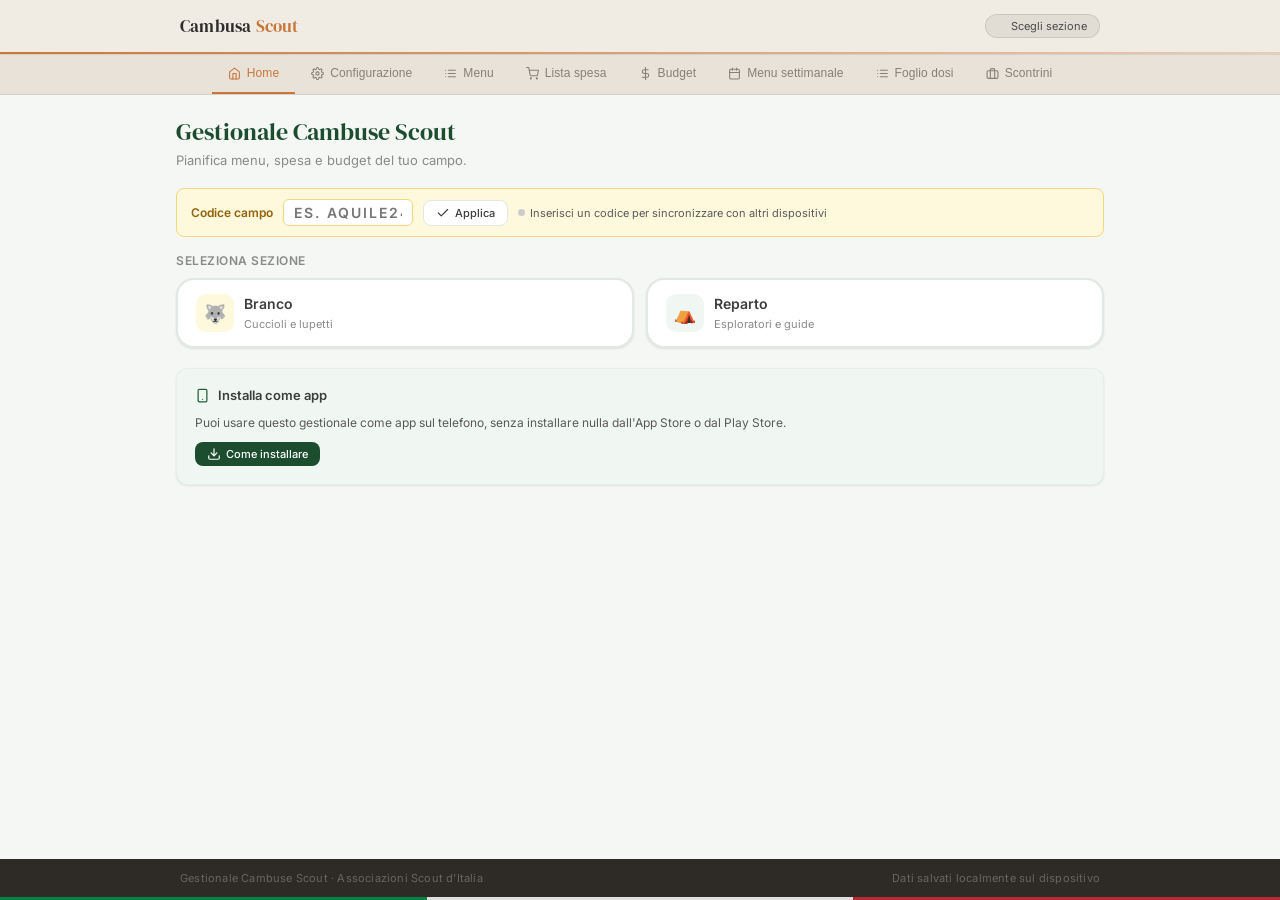
<file: index_2.html>
<!DOCTYPE html>
<html lang="it">
<head>
<meta charset="UTF-8">
<meta name="viewport" content="width=device-width, initial-scale=1.0, maximum-scale=1.0">
<meta name="apple-mobile-web-app-capable" content="yes">
<meta name="apple-mobile-web-app-status-bar-style" content="default">
<meta name="apple-mobile-web-app-title" content="Cambusa Scout">
<meta name="theme-color" content="#f0ebe3">
<meta name="description" content="Gestionale cambuse per campi scout — menu, spesa e budget">
<title>Cambusa Scout</title>
<link rel="manifest" href="manifest.json">
<link rel="apple-touch-icon" href="icon.svg">
<link rel="icon" type="image/svg+xml" href="icon.svg">
<link rel="preconnect" href="https://fonts.googleapis.com">
<link rel="preconnect" href="https://fonts.gstatic.com" crossorigin>
<link href="https://fonts.googleapis.com/css2?family=Inter:wght@300;400;500;600&family=DM+Serif+Display&display=swap" rel="stylesheet">
<style>
/* ── RESET & BASE ─────────────────────────────────── */
*, *::before, *::after { box-sizing: border-box; margin: 0; padding: 0; }
:root {
  --green-900: #0f2d1a;
  --green-800: #1B4D2E;
  --green-700: #226038;
  --green-600: #2d7a47;
  --green-100: #e6f0ea;
  --green-50:  #f0f7f2;
  --yellow:    #F5C518;
  --yellow-dim:#c9a213;
  --slate:     #3D3D3D;
  --slate-2:   #5a5a5a;
  --slate-3:   #8a8a8a;
  --border:    #e2e8e4;
  --surface:   #ffffff;
  --bg:        #f5f7f5;
  --it-green:  #009246;
  --it-red:    #CE2B37;
  --danger:    #c0392b;
  --danger-bg: #fdf0ef;
  --warning:   #b45309;
  --warning-bg:#fef9ec;
  --radius-sm: 8px;
  --radius:    12px;
  --radius-lg: 18px;
  --shadow:    0 1px 3px rgba(0,0,0,.06), 0 1px 2px rgba(0,0,0,.04);
  --shadow-md: 0 4px 12px rgba(0,0,0,.08);
}
html { font-size: 16px; -webkit-text-size-adjust: 100%; }
body {
  font-family: 'Inter', system-ui, sans-serif;
  background: var(--bg);
  color: var(--slate);
  min-height: 100vh;
  display: flex;
  flex-direction: column;
}

/* ── SCROLLBAR ─────────────────────────────────────── */
::-webkit-scrollbar { width: 6px; height: 6px; }
::-webkit-scrollbar-track { background: transparent; }
::-webkit-scrollbar-thumb { background: var(--border); border-radius: 3px; }

/* ── TOPBAR ────────────────────────────────────────── */
#topbar {
  background: #f0ebe3;
  position: sticky; top: 0; z-index: 100;
  box-shadow: 0 1px 0 rgba(0,0,0,.08);
}
#topbar-inner {
  display: flex; align-items: center; gap: 12px;
  padding: 0 20px; height: 52px;
  max-width: 960px; margin: 0 auto;
}
#topbar-accent {
  height: 2px;
  background: linear-gradient(90deg, #c8773a 0%, rgba(200,119,58,.25) 100%);
}
.topbar-logo {
  font-family: 'DM Serif Display', serif;
  font-size: 17px; color: #2c2c2c; letter-spacing: .2px;
  flex: 1;
}
.topbar-logo span { color: #c8773a; }
.topbar-section-badge {
  display: flex; align-items: center; gap: 6px;
  background: rgba(0,0,0,.06);
  border: 1px solid rgba(0,0,0,.10);
  border-radius: 20px; padding: 4px 12px;
  font-size: 11px; color: #4a4a4a;
  cursor: pointer; transition: background .15s;
}
.topbar-section-badge:hover { background: rgba(0,0,0,.10); }
.topbar-section-badge .dot {
  width: 7px; height: 7px; border-radius: 50%;
}
.dot-branco { background: #c8773a; }
.dot-reparto { background: #4a8c6a; }
#btn-install {
  background: none; border: 1px solid rgba(0,0,0,.15);
  border-radius: 20px; padding: 4px 12px;
  font-size: 11px; color: #6a6a6a;
  cursor: pointer; display: none; transition: all .15s;
}
#btn-install:hover { background: rgba(0,0,0,.06); color: #2c2c2c; }

/* ── TABS ──────────────────────────────────────────── */
#tabs-bar {
  background: #e8e2d9;
  overflow-x: auto; white-space: nowrap;
  scrollbar-width: none;
  border-bottom: 1px solid rgba(0,0,0,.08);
}
#tabs-bar::-webkit-scrollbar { display: none; }
#tabs-bar-inner {
  display: inline-flex; min-width: 100%;
  justify-content: center;
  max-width: 960px; margin: 0 auto;
  padding: 0 12px;
}
.tab-btn {
  display: inline-flex; align-items: center; gap: 6px;
  padding: 0 16px; height: 40px;
  font-size: 12px; font-weight: 500;
  color: #8a7f74;
  background: none; border: none;
  border-bottom: 2px solid transparent;
  cursor: pointer; white-space: nowrap;
  transition: color .15s, border-color .15s;
  letter-spacing: .1px;
}
.tab-btn:hover { color: #3a3530; }
.tab-btn.active { color: #c8773a; border-bottom-color: #c8773a; }
.tab-btn svg { width: 13px; height: 13px; stroke: currentColor; fill: none; stroke-width: 2; stroke-linecap: round; stroke-linejoin: round; }

/* ── MAIN CONTENT ──────────────────────────────────── */
#main { flex: 1; max-width: 960px; margin: 0 auto; width: 100%; padding: 20px 16px 32px; }
.page { display: none; }
.page.active { display: block; }

/* ── SECTION SWITCHER (home) ──────────────────────── */
#section-switcher {
  display: flex; gap: 12px; margin-bottom: 20px; flex-wrap: wrap;
}
.section-pill {
  flex: 1; min-width: 140px;
  display: flex; align-items: center; gap: 10px;
  padding: 14px 18px;
  background: var(--surface); border: 2px solid var(--border);
  border-radius: var(--radius-lg); cursor: pointer;
  transition: border-color .15s, box-shadow .15s;
  box-shadow: var(--shadow);
}
.section-pill:hover { border-color: var(--green-600); }
.section-pill.active { border-color: var(--green-800); box-shadow: var(--shadow-md); }
.section-pill .pill-icon {
  width: 38px; height: 38px; border-radius: 10px;
  display: flex; align-items: center; justify-content: center;
  font-size: 18px; flex-shrink: 0;
}
.pill-icon-branco { background: #fef8dc; }
.pill-icon-reparto { background: var(--green-50); }
.section-pill .pill-text strong { display: block; font-size: 14px; font-weight: 600; color: var(--slate); }
.section-pill .pill-text small { font-size: 11px; color: var(--slate-3); }

/* ── CARD ──────────────────────────────────────────── */
.card {
  background: var(--surface); border: 1px solid var(--border);
  border-radius: var(--radius); box-shadow: var(--shadow);
  padding: 18px; margin-bottom: 14px;
}
.card-title {
  font-size: 13px; font-weight: 600; color: var(--slate);
  margin-bottom: 14px; display: flex; align-items: center; gap: 8px;
}
.card-title svg { width: 15px; height: 15px; stroke: var(--green-700); fill: none; stroke-width: 2; stroke-linecap: round; stroke-linejoin: round; }

/* ── FORM ELEMENTS ─────────────────────────────────── */
.fgrid { display: grid; grid-template-columns: repeat(auto-fill, minmax(140px, 1fr)); gap: 10px; }
.fgrid-2 { display: grid; grid-template-columns: repeat(auto-fill, minmax(220px, 1fr)); gap: 10px; }
.field { display: flex; flex-direction: column; gap: 4px; }
.field label { font-size: 11px; font-weight: 500; color: var(--slate-2); letter-spacing: .3px; }
.field input, .field select {
  height: 36px; border-radius: var(--radius-sm);
  border: 1px solid var(--border); padding: 0 10px;
  font-size: 13px; font-family: inherit;
  background: var(--bg); color: var(--slate);
  transition: border-color .15s, box-shadow .15s;
}
.field input:focus, .field select:focus {
  outline: none; border-color: var(--green-600);
  box-shadow: 0 0 0 3px rgba(45,122,71,.12);
  background: #fff;
}
.field input[type=number]::-webkit-inner-spin-button { opacity: 1; }

/* ── CHIPS ─────────────────────────────────────────── */
.chips { display: flex; flex-wrap: wrap; gap: 7px; }
.chip {
  display: inline-flex; align-items: center; gap: 5px;
  padding: 5px 11px; border-radius: 20px; font-size: 11px; font-weight: 500;
  background: var(--bg); border: 1px solid var(--border);
  color: var(--slate-2); cursor: pointer;
  transition: all .15s; user-select: none;
}
.chip input[type=checkbox] { display: none; }
.chip:hover { border-color: var(--green-600); color: var(--green-700); }
.chip.active { background: var(--green-50); border-color: var(--green-700); color: var(--green-800); font-weight: 600; }
.chip.mchip { font-size: 11px; }
.chip.mchip.active { background: #eaf3de; border-color: #639922; color: #27500A; }

/* ── BUTTONS ───────────────────────────────────────── */
.btn {
  display: inline-flex; align-items: center; gap: 7px;
  padding: 9px 18px; border-radius: var(--radius-sm);
  font-size: 13px; font-weight: 500; font-family: inherit;
  cursor: pointer; transition: all .15s; border: none;
}
.btn-primary { background: var(--green-800); color: #fff; }
.btn-primary:hover { background: var(--green-700); }
.btn-secondary {
  background: var(--surface); color: var(--slate);
  border: 1px solid var(--border);
}
.btn-secondary:hover { background: var(--bg); }
.btn-sm { padding: 5px 12px; font-size: 11px; gap: 5px; }
.btn-danger { background: var(--danger-bg); color: var(--danger); border: 1px solid #f5c6c3; }
.btn svg { width: 14px; height: 14px; stroke: currentColor; fill: none; stroke-width: 2; stroke-linecap: round; stroke-linejoin: round; }

/* ── GIORNO / PASTO ────────────────────────────────── */
.giorno-card {
  background: var(--surface); border: 1px solid var(--border);
  border-radius: var(--radius); margin-bottom: 10px;
  box-shadow: var(--shadow); overflow: hidden;
}
.giorno-header {
  display: flex; align-items: center; justify-content: space-between;
  padding: 12px 16px; cursor: pointer;
  background: linear-gradient(90deg, var(--green-50) 0%, var(--surface) 100%);
  border-bottom: 1px solid transparent; transition: background .15s;
}
.giorno-header:hover { background: var(--green-50); }
.giorno-header.open { border-bottom-color: var(--border); }
.giorno-label { font-size: 13px; font-weight: 600; color: var(--green-800); display: flex; align-items: center; gap: 8px; }
.giorno-body { padding: 14px 16px; display: none; }
.giorno-body.open { display: block; }
.pasto-block { margin-bottom: 14px; }
.pasto-block:last-child { margin-bottom: 0; }
.pasto-header {
  display: flex; align-items: center; justify-content: space-between;
  margin-bottom: 8px;
}
.pasto-label {
  font-size: 12px; font-weight: 600; color: var(--slate-2);
  display: flex; align-items: center; gap: 6px; text-transform: uppercase; letter-spacing: .5px;
}
.pasto-badge {
  font-size: 10px; font-weight: 500; padding: 2px 8px; border-radius: 10px;
  background: var(--green-50); color: var(--green-700); border: 1px solid var(--green-100);
}
/* ── PIATTO CARD ───────────────────────────────────── */
.piatto-card {
  background: var(--bg); border: 1px solid var(--border);
  border-radius: var(--radius-sm); margin-bottom: 8px;
  overflow: hidden;
}
.piatto-card:focus-within { border-color: var(--green-100); }
.piatto-top {
  display: flex; align-items: center; gap: 8px;
  padding: 8px 10px;
}
.piatto-nome {
  flex: 1; border: none; background: transparent;
  font-size: 13px; font-weight: 500; color: var(--slate);
  font-family: inherit; padding: 0;
}
.piatto-nome:focus { outline: none; }
.piatto-nome::placeholder { color: var(--slate-3); font-weight: 400; }
.piatto-ingr-list {
  border-top: 1px solid var(--border);
  padding: 6px 10px 6px;
  background: #fff;
}
.ingr-row {
  display: flex; align-items: center; gap: 5px;
  margin-bottom: 5px; flex-wrap: nowrap;
}
.ingr-nome {
  flex: 1; min-width: 80px; border: 1px solid var(--border); border-radius: 6px;
  padding: 4px 8px; font-size: 12px; font-family: inherit;
  color: var(--slate); background: var(--bg);
}
.ingr-nome:focus { outline: none; border-color: var(--green-600); background: #fff; }
.ingr-nome::placeholder { color: var(--slate-3); }
.ingr-dose {
  width: 64px; border: 1px solid var(--border); border-radius: 6px;
  padding: 4px 6px; font-size: 12px; font-family: inherit;
  color: var(--slate); background: var(--bg); text-align: right; flex-shrink: 0;
}
.ingr-dose:focus { outline: none; border-color: var(--green-600); background: #fff; }
.ingr-dose::placeholder { color: var(--slate-3); }
.ingr-um {
  width: 54px; border: 1px solid var(--border); border-radius: 6px;
  padding: 4px 4px; font-size: 12px; font-family: inherit;
  color: var(--slate-2); background: var(--bg); flex-shrink: 0; cursor: pointer;
}
.ingr-um:focus { outline: none; border-color: var(--green-600); }
.ingr-alert {
  display: none; align-items: center; gap: 3px;
  font-size: 10px; font-weight: 600; padding: 2px 6px; border-radius: 10px;
  background: var(--danger-bg); color: var(--danger); border: 1px solid #f5c6c3;
  white-space: nowrap; flex-shrink: 0;
}
.ingr-alert.show { display: inline-flex; }
.ingr-add-btn {
  display: inline-flex; align-items: center; gap: 4px;
  font-size: 11px; color: var(--green-700); background: none; border: none;
  cursor: pointer; padding: 2px 0; margin-top: 2px;
  font-family: inherit;
}
.ingr-add-btn:hover { color: var(--green-800); text-decoration: underline; }
.alert-tag {
  display: inline-flex; align-items: center; gap: 4px;
  font-size: 10px; font-weight: 500; padding: 2px 8px; border-radius: 10px;
  background: var(--danger-bg); color: var(--danger); border: 1px solid #f5c6c3;
  white-space: nowrap; flex-shrink: 0;
}
.btn-icon {
  background: none; border: none; cursor: pointer; padding: 3px;
  color: var(--slate-3); border-radius: 4px; flex-shrink: 0;
  transition: color .1s, background .1s;
}
.btn-icon:hover { color: var(--danger); background: var(--danger-bg); }
.btn-icon svg { width: 14px; height: 14px; stroke: currentColor; fill: none; stroke-width: 2; stroke-linecap: round; stroke-linejoin: round; display: block; }

/* ── STAT GRID ─────────────────────────────────────── */
.stat-grid { display: grid; grid-template-columns: repeat(auto-fill, minmax(110px, 1fr)); gap: 10px; margin-bottom: 16px; }
.stat-card { background: var(--surface); border: 1px solid var(--border); border-radius: var(--radius-sm); padding: 12px 14px; box-shadow: var(--shadow); }
.stat-label { font-size: 10px; font-weight: 500; color: var(--slate-3); text-transform: uppercase; letter-spacing: .5px; margin-bottom: 4px; }
.stat-value { font-size: 22px; font-weight: 600; color: var(--green-800); line-height: 1; }

/* ── TABLES ────────────────────────────────────────── */
.tbl-wrap { overflow-x: auto; }
table.data-tbl { width: 100%; border-collapse: collapse; font-size: 12px; }
table.data-tbl th { padding: 8px 10px; font-size: 10px; font-weight: 600; color: var(--slate-3); text-transform: uppercase; letter-spacing: .4px; border-bottom: 1px solid var(--border); text-align: left; }
table.data-tbl td { padding: 7px 10px; border-bottom: 1px solid var(--border); color: var(--slate); vertical-align: middle; }
table.data-tbl tr:last-child td { border-bottom: none; }
table.data-tbl tr:hover td { background: var(--green-50); }
.badge { display: inline-block; font-size: 10px; font-weight: 600; padding: 2px 8px; border-radius: 10px; }
.badge-green { background: var(--green-50); color: var(--green-700); border: 1px solid var(--green-100); }
.badge-yellow { background: #fef8dc; color: #92620a; border: 1px solid #f5d87a; }

/* ── BUDGET BAR ────────────────────────────────────── */
.budget-bar-wrap { margin: 12px 0 0; }
.budget-bar-track { height: 8px; background: var(--border); border-radius: 4px; overflow: hidden; margin-bottom: 6px; }
.budget-bar-fill { height: 100%; border-radius: 4px; transition: width .4s, background .4s; background: var(--green-600); }
.budget-bar-fill.warn { background: #d97706; }
.budget-bar-fill.over { background: var(--danger); }
.budget-bar-labels { display: flex; justify-content: space-between; font-size: 11px; color: var(--slate-3); }

/* ── BUDGET SPLIT ──────────────────────────────────── */
.budget-split { display: grid; grid-template-columns: 1fr 1fr; gap: 14px; }
@media (max-width: 600px) { .budget-split { grid-template-columns: 1fr; } }
.budget-col-header {
  padding: 10px 14px; font-size: 12px; font-weight: 600;
  display: flex; align-items: center; gap: 7px;
  border-bottom: 1px solid var(--border);
}
.budget-col-header.stim { color: var(--green-800); background: var(--green-50); }
.budget-col-header.real { color: #1e3a8a; background: #eff6ff; }
.budget-total-row {
  padding: 10px 14px; display: flex; justify-content: space-between;
  align-items: center; font-size: 12px; font-weight: 600;
  border-top: 1px solid var(--border); background: var(--bg);
}
.budget-input-td { text-align: right; }
.budget-input-td input {
  width: 80px; text-align: right; border: 1px solid var(--border);
  border-radius: 6px; padding: 3px 6px; font-size: 11px;
  font-family: inherit; background: #fff; color: var(--slate);
}
.budget-input-td input:focus { outline: none; border-color: var(--green-600); }

/* ── DIFF BANNER ───────────────────────────────────── */
.diff-banner {
  display: flex; align-items: center; gap: 8px;
  padding: 10px 14px; border-radius: var(--radius-sm);
  font-size: 12px; font-weight: 500; margin-top: 12px;
}
.diff-banner.ok { background: var(--green-50); color: var(--green-800); border: 1px solid var(--green-100); }
.diff-banner.bad { background: var(--danger-bg); color: var(--danger); border: 1px solid #f5c6c3; }
.diff-banner svg { width: 15px; height: 15px; stroke: currentColor; fill: none; stroke-width: 2; stroke-linecap: round; stroke-linejoin: round; }

/* ── CODICE CAMPO ──────────────────────────────────── */
.sync-bar {
  display: flex; align-items: center; gap: 10px;
  background: #fef8dc; border: 1px solid #f5d87a;
  border-radius: var(--radius-sm); padding: 10px 14px;
  margin-bottom: 16px; flex-wrap: wrap;
}
.sync-bar-label { font-size: 12px; font-weight: 600; color: #92620a; flex-shrink: 0; }
.sync-bar input {
  font-family: 'Inter', monospace; font-size: 14px; font-weight: 600;
  letter-spacing: 2px; border: 1px solid #f5d87a; border-radius: 6px;
  padding: 4px 10px; background: #fff; color: var(--slate); width: 130px;
  text-transform: uppercase;
}
.sync-bar input:focus { outline: none; border-color: var(--yellow-dim); }
.sync-indicator { display: flex; align-items: center; gap: 5px; font-size: 11px; color: var(--slate-2); }
.sync-dot { width: 7px; height: 7px; border-radius: 50%; background: #ccc; }
.sync-dot.saved { background: #22c55e; }
.sync-dot.saving { background: var(--yellow); animation: pulse .8s infinite; }
@keyframes pulse { 0%,100%{opacity:1} 50%{opacity:.4} }

/* ── STAMPA PREVIEW ────────────────────────────────── */
.print-preview {
  background: var(--surface); border: 1px solid var(--border);
  border-radius: var(--radius-sm); padding: 16px;
  max-height: 480px; overflow-y: auto;
  font-size: 12px; line-height: 1.6;
}
.empty-state { text-align: center; padding: 40px 20px; color: var(--slate-3); font-size: 13px; }
.empty-state svg { width: 36px; height: 36px; stroke: var(--green-100); fill: none; stroke-width: 1.5; stroke-linecap: round; stroke-linejoin: round; display: block; margin: 0 auto 10px; }

/* ── INSTALL MODAL ─────────────────────────────────── */
#install-modal {
  display: none; position: fixed; inset: 0; z-index: 200;
  background: rgba(0,0,0,.4); align-items: flex-end; justify-content: center;
}
#install-modal.open { display: flex; }
.install-sheet {
  background: #fff; border-radius: var(--radius-lg) var(--radius-lg) 0 0;
  padding: 24px 20px 32px; max-width: 480px; width: 100%;
}
.install-sheet h2 { font-family: 'DM Serif Display', serif; font-size: 20px; margin-bottom: 6px; }
.install-sheet p { font-size: 13px; color: var(--slate-2); line-height: 1.6; margin-bottom: 14px; }
.install-steps { list-style: none; counter-reset: steps; display: flex; flex-direction: column; gap: 10px; margin-bottom: 18px; }
.install-steps li { display: flex; align-items: flex-start; gap: 10px; font-size: 13px; counter-increment: steps; }
.install-steps li::before { content: counter(steps); min-width: 22px; height: 22px; background: var(--green-800); color: #fff; border-radius: 50%; display: flex; align-items: center; justify-content: center; font-size: 11px; font-weight: 700; flex-shrink: 0; }

/* ── FOOTER ────────────────────────────────────────── */
#footer {
  margin-top: auto;
  background: #2e2a25;
}
#footer-inner {
  max-width: 960px; margin: 0 auto;
  padding: 12px 20px;
  display: flex; align-items: center; justify-content: space-between;
  flex-wrap: wrap; gap: 8px;
}
.footer-text { font-size: 11px; color: rgba(255,255,255,.28); letter-spacing: .2px; }
#footer-tricolore {
  display: flex; height: 3px; opacity: .85;
}
#footer-tricolore > div { flex: 1; }

/* ── TOAST ─────────────────────────────────────────── */
#toast {
  position: fixed; bottom: 20px; left: 50%; transform: translateX(-50%);
  background: var(--slate); color: #fff; padding: 9px 18px; border-radius: 20px;
  font-size: 13px; font-weight: 500; opacity: 0;
  transition: opacity .25s; pointer-events: none; z-index: 300;
  white-space: nowrap;
}
#toast.show { opacity: 1; }

/* ── PRINT ─────────────────────────────────────────── */
@media print {
  #topbar, #tabs-bar, #footer, .btn, .sync-bar, #install-modal, #toast, .no-print { display: none !important; }
  body { background: #fff; }
  #main { padding: 0; max-width: 100%; }
  .page { display: block !important; }
  .page:not(.print-target) { display: none !important; }
  .card { box-shadow: none; border: 1px solid #ddd; page-break-inside: avoid; }
  .giorno-body { display: block !important; }
}

/* ── HELP TOOLTIP ──────────────────────────────────── */
.help-btn {
  display: inline-flex; align-items: center; justify-content: center;
  width: 22px; height: 22px; border-radius: 50%;
  background: var(--bg); border: 1px solid var(--border);
  color: var(--slate-3); font-size: 12px; font-weight: 700;
  cursor: pointer; flex-shrink: 0; transition: all .15s;
  font-family: inherit; line-height: 1;
}
.help-btn:hover { background: var(--green-50); border-color: var(--green-600); color: var(--green-800); }
.help-panel {
  display: none; background: #fffbea;
  border: 1px solid #f5d87a; border-radius: var(--radius-sm);
  padding: 12px 14px; margin-bottom: 14px; font-size: 12px;
  color: #5a4a1a; line-height: 1.7;
}
.help-panel.open { display: block; }
.help-panel strong { color: #92620a; }
.help-panel ul { padding-left: 16px; margin: 4px 0; }

/* ── SCONTRINI ─────────────────────────────────────── */
.scontrino-form {
  display: grid; gap: 10px;
  grid-template-columns: repeat(auto-fill, minmax(160px, 1fr));
}
.scontrino-form .field-full { grid-column: 1 / -1; }
.scontrino-row {
  background: var(--surface); border: 1px solid var(--border);
  border-radius: var(--radius-sm); padding: 12px 14px;
  margin-bottom: 8px; transition: box-shadow .15s;
}
.scontrino-row:hover { box-shadow: var(--shadow-md); }
.scontrino-row.rimborsato { opacity: .6; }
.scontrino-row.da-rimborsare { border-left: 3px solid #c8773a; }
.scontrino-top {
  display: flex; align-items: flex-start; gap: 10px; flex-wrap: wrap;
}
.scontrino-num {
  font-size: 10px; font-weight: 600; color: var(--slate-3);
  background: var(--bg); border-radius: 4px; padding: 2px 7px;
  white-space: nowrap; flex-shrink: 0; margin-top: 2px;
}
.scontrino-desc { font-size: 13px; font-weight: 500; color: var(--slate); flex: 1; }
.scontrino-amount {
  font-size: 16px; font-weight: 700; color: var(--green-800);
  white-space: nowrap;
}
.scontrino-meta {
  display: flex; gap: 8px; margin-top: 7px; flex-wrap: wrap; align-items: center;
}
.badge-metodo {
  font-size: 10px; font-weight: 600; padding: 3px 9px; border-radius: 10px;
  white-space: nowrap;
}
.badge-carta   { background: #e8f0fe; color: #1a56a0; border: 1px solid #c5d8fc; }
.badge-contanti{ background: var(--green-50); color: var(--green-800); border: 1px solid var(--green-100); }
.badge-anticipo{ background: var(--danger-bg); color: var(--danger); border: 1px solid #f5c6c3; }
.badge-rimborsato { background: var(--green-50); color: var(--green-800); border: 1px solid var(--green-100); }
.badge-da-rimb  { background: #fff3e0; color: #c8773a; border: 1px solid #f5d87a; }
.scontrino-date { font-size: 10px; color: var(--slate-3); }
.scontrino-actions { display: flex; gap: 6px; margin-left: auto; }

/* tab sub-views per scontrini */
.sub-tabs { display: flex; gap: 2px; margin-bottom: 14px; }
.sub-tab {
  padding: 6px 14px; border-radius: var(--radius-sm);
  font-size: 12px; font-weight: 500; cursor: pointer;
  border: 1px solid var(--border); background: var(--bg); color: var(--slate-2);
  transition: all .15s;
}
.sub-tab.active { background: var(--green-800); color: #fff; border-color: var(--green-800); }
.sub-view { display: none; }
.sub-view.active { display: block; }

/* rimborso modal */
#rimborso-modal {
  display: none; position: fixed; inset: 0; z-index: 200;
  background: rgba(0,0,0,.4); align-items: center; justify-content: center;
}
#rimborso-modal.open { display: flex; }
.rimborso-sheet {
  background: #fff; border-radius: var(--radius-lg);
  padding: 24px 22px; max-width: 380px; width: 90%;
  box-shadow: 0 20px 60px rgba(0,0,0,.2);
}
.rimborso-sheet h3 { font-size: 16px; font-weight: 600; margin-bottom: 6px; }
.rimborso-sheet p { font-size: 13px; color: var(--slate-2); margin-bottom: 16px; line-height: 1.5; }
.rimborso-options { display: flex; flex-direction: column; gap: 8px; margin-bottom: 16px; }
.rimborso-opt {
  padding: 11px 14px; border-radius: var(--radius-sm);
  border: 1px solid var(--border); cursor: pointer;
  font-size: 13px; font-weight: 500; transition: all .15s;
  display: flex; align-items: center; gap: 8px;
}
.rimborso-opt:hover { border-color: var(--green-600); background: var(--green-50); }
.rimborso-opt.selected { border-color: var(--green-800); background: var(--green-50); color: var(--green-800); }

/* riepilogo scaricabile */
.export-bar {
  display: flex; gap: 8px; align-items: center;
  flex-wrap: wrap; margin-bottom: 14px;
}
.summary-table-wrap { overflow-x: auto; }
table.summary-tbl { width: 100%; border-collapse: collapse; font-size: 12px; }
table.summary-tbl th { padding: 8px 10px; font-size: 10px; font-weight: 600; color: var(--slate-3); text-transform: uppercase; letter-spacing: .4px; border-bottom: 1px solid var(--border); text-align: left; white-space: nowrap; }
table.summary-tbl td { padding: 7px 10px; border-bottom: 1px solid var(--border); color: var(--slate); vertical-align: middle; }
table.summary-tbl tr.row-rimborso td { background: #fff8f0; }
table.summary-tbl tr.row-rimborsato td { opacity: .75; }
table.summary-tbl tr:hover td { background: var(--green-50); }

.hidden { display: none !important; }
@media (max-width: 520px) {
  #main { padding: 14px 12px 28px; }
  .stat-value { font-size: 18px; }
  #topbar-inner { padding: 0 14px; }
  .scontrino-form { grid-template-columns: 1fr 1fr; }
}
</style>
</head>
<body>

<!-- TOP BAR -->
<div id="topbar">
  <div id="topbar-inner">
    <div class="topbar-logo">Cambusa <span>Scout</span></div>
    <div class="topbar-section-badge" onclick="showInstall()">
      <div class="dot" id="section-dot"></div>
      <span id="section-badge-label">Scegli sezione</span>
    </div>
    <button id="btn-install" onclick="showInstall()">⬇ Installa app</button>
  </div>
  <div id="topbar-accent"></div>
</div>

<!-- TABS -->
<div id="tabs-bar">
  <div id="tabs-bar-inner">
    <button class="tab-btn" data-tab="home">
      <svg viewBox="0 0 24 24"><path d="M3 9l9-7 9 7v11a2 2 0 01-2 2H5a2 2 0 01-2-2z"/><polyline points="9 22 9 12 15 12 15 22"/></svg>
      Home
    </button>
    <button class="tab-btn" data-tab="conf">
      <svg viewBox="0 0 24 24"><circle cx="12" cy="12" r="3"/><path d="M19.4 15a1.65 1.65 0 00.33 1.82l.06.06a2 2 0 010 2.83 2 2 0 01-2.83 0l-.06-.06a1.65 1.65 0 00-1.82-.33 1.65 1.65 0 00-1 1.51V21a2 2 0 01-4 0v-.09A1.65 1.65 0 009 19.4a1.65 1.65 0 00-1.82.33l-.06.06a2 2 0 01-2.83-2.83l.06-.06A1.65 1.65 0 004.68 15a1.65 1.65 0 00-1.51-1H3a2 2 0 010-4h.09A1.65 1.65 0 004.6 9a1.65 1.65 0 00-.33-1.82l-.06-.06a2 2 0 012.83-2.83l.06.06A1.65 1.65 0 009 4.68a1.65 1.65 0 001-1.51V3a2 2 0 014 0v.09a1.65 1.65 0 001 1.51 1.65 1.65 0 001.82-.33l.06-.06a2 2 0 012.83 2.83l-.06.06A1.65 1.65 0 0019.4 9a1.65 1.65 0 001.51 1H21a2 2 0 010 4h-.09a1.65 1.65 0 00-1.51 1z"/></svg>
      Configurazione
    </button>
    <button class="tab-btn" data-tab="menu">
      <svg viewBox="0 0 24 24"><line x1="8" y1="6" x2="21" y2="6"/><line x1="8" y1="12" x2="21" y2="12"/><line x1="8" y1="18" x2="21" y2="18"/><line x1="3" y1="6" x2="3.01" y2="6"/><line x1="3" y1="12" x2="3.01" y2="12"/><line x1="3" y1="18" x2="3.01" y2="18"/></svg>
      Menu
    </button>
    <button class="tab-btn" data-tab="spesa">
      <svg viewBox="0 0 24 24"><circle cx="9" cy="21" r="1"/><circle cx="20" cy="21" r="1"/><path d="M1 1h4l2.68 13.39a2 2 0 001.97 1.61h9.72a2 2 0 001.97-1.61L23 6H6"/></svg>
      Lista spesa
    </button>
    <button class="tab-btn" data-tab="budget">
      <svg viewBox="0 0 24 24"><line x1="12" y1="1" x2="12" y2="23"/><path d="M17 5H9.5a3.5 3.5 0 000 7h5a3.5 3.5 0 010 7H6"/></svg>
      Budget
    </button>
    <button class="tab-btn" data-tab="stampa-menu">
      <svg viewBox="0 0 24 24"><rect x="3" y="4" width="18" height="18" rx="2" ry="2"/><line x1="16" y1="2" x2="16" y2="6"/><line x1="8" y1="2" x2="8" y2="6"/><line x1="3" y1="10" x2="21" y2="10"/></svg>
      Menu settimanale
    </button>
    <button class="tab-btn" data-tab="stampa-dosi">
      <svg viewBox="0 0 24 24"><line x1="8" y1="6" x2="21" y2="6"/><line x1="8" y1="12" x2="21" y2="12"/><line x1="8" y1="18" x2="21" y2="18"/><line x1="3" y1="6" x2="3.01" y2="6"/><line x1="3" y1="12" x2="3.01" y2="12"/><line x1="3" y1="18" x2="3.01" y2="18"/></svg>
      Foglio dosi
    </button>
    <button class="tab-btn" data-tab="scontrini">
      <svg viewBox="0 0 24 24"><path d="M20 7H4a2 2 0 00-2 2v10a2 2 0 002 2h16a2 2 0 002-2V9a2 2 0 00-2-2z"/><path d="M16 21V5a2 2 0 00-2-2h-4a2 2 0 00-2 2v16"/></svg>
      Scontrini
    </button>
  </div>
</div>

<!-- MAIN -->
<div id="main">

  <!-- ───── HOME ───── -->
  <div class="page active" id="page-home">
    <div style="margin-bottom:20px">
      <div style="font-family:'DM Serif Display',serif;font-size:24px;color:var(--green-800);margin-bottom:4px">Gestionale Cambuse Scout</div>
      <div style="font-size:13px;color:var(--slate-3)">Pianifica menu, spesa e budget del tuo campo.</div>
    </div>

    <!-- Codice campo -->
    <div class="sync-bar">
      <div class="sync-bar-label">Codice campo</div>
      <input type="text" id="campo-codice" maxlength="8" placeholder="es. AQUILE24" autocomplete="off">
      <button class="btn btn-secondary btn-sm" onclick="applyCode()">
        <svg viewBox="0 0 24 24"><polyline points="20 6 9 17 4 12"/></svg>
        Applica
      </button>
      <div class="sync-indicator">
        <div class="sync-dot" id="sync-dot"></div>
        <span id="sync-label">Inserisci un codice per sincronizzare con altri dispositivi</span>
      </div>
    </div>

    <!-- Selezione sezione -->
    <div style="font-size:12px;font-weight:600;color:var(--slate-3);text-transform:uppercase;letter-spacing:.5px;margin-bottom:10px">Seleziona sezione</div>
    <div id="section-switcher">
      <div class="section-pill" data-section="branco" onclick="selectSection('branco')">
        <div class="pill-icon pill-icon-branco">🐺</div>
        <div class="pill-text">
          <strong>Branco</strong>
          <small>Cuccioli e lupetti</small>
        </div>
      </div>
      <div class="section-pill" data-section="reparto" onclick="selectSection('reparto')">
        <div class="pill-icon pill-icon-reparto">⛺</div>
        <div class="pill-text">
          <strong>Reparto</strong>
          <small>Esploratori e guide</small>
        </div>
      </div>
    </div>

    <div id="home-section-info" style="display:none" class="card" style="margin-top:0">
      <div class="card-title">
        <svg viewBox="0 0 24 24"><circle cx="12" cy="12" r="10"/><line x1="12" y1="8" x2="12" y2="12"/><line x1="12" y1="16" x2="12.01" y2="16"/></svg>
        Sezione attiva
      </div>
      <div id="home-section-detail" style="font-size:13px;color:var(--slate-2)"></div>
    </div>

    <!-- Card info app -->
    <div class="card" style="margin-top:14px;background:var(--green-50);border-color:var(--green-100)">
      <div class="card-title" style="margin-bottom:10px">
        <svg viewBox="0 0 24 24"><rect x="5" y="2" width="14" height="20" rx="2" ry="2"/><line x1="12" y1="18" x2="12.01" y2="18"/></svg>
        Installa come app
      </div>
      <p style="font-size:12px;color:var(--slate-2);margin-bottom:10px;line-height:1.6">Puoi usare questo gestionale come app sul telefono, senza installare nulla dall'App Store o dal Play Store.</p>
      <button class="btn btn-primary btn-sm" onclick="showInstall()">
        <svg viewBox="0 0 24 24"><path d="M21 15v4a2 2 0 01-2 2H5a2 2 0 01-2-2v-4"/><polyline points="7 10 12 15 17 10"/><line x1="12" y1="15" x2="12" y2="3"/></svg>
        Come installare
      </button>
    </div>
  </div>

  <!-- ───── CONFIGURAZIONE ───── -->
  <div class="page" id="page-conf">
    <div class="card">
      <div class="card-title" style="justify-content:space-between">
        <span style="display:flex;align-items:center;gap:8px">
          <svg viewBox="0 0 24 24"><path d="M17 21v-2a4 4 0 00-4-4H5a4 4 0 00-4 4v2"/><circle cx="9" cy="7" r="4"/><path d="M23 21v-2a4 4 0 00-3-3.87"/><path d="M16 3.13a4 4 0 010 7.75"/></svg>
          Presenze
        </span>
        <button class="help-btn" onclick="toggleHelp('help-conf')">?</button>
      </div>
      <div class="help-panel" id="help-conf">
        <strong>Configurazione</strong> — punto di partenza obbligatorio.<ul>
        <li>Inserisci il numero di <strong>giorni</strong>, le <strong>presenze</strong> e il <strong>budget assegnato</strong>.</li>
        <li>Clicca i pasti da includere (es. disattiva "Merenda mattina" se non prevista).</li>
        <li>Spunta le <strong>intolleranze</strong> presenti nel gruppo: verranno evidenziate automaticamente nel menu.</li>
        <li>Dopo aver compilato, clicca <strong>Applica e vai al menu</strong>.</li></ul>
      </div>
      <div class="fgrid">
        <div class="field"><label>Giorni di campo</label><input type="number" id="cf-giorni" value="4" min="1" max="30"></div>
        <div class="field"><label>Ragazzi/e</label><input type="number" id="cf-ragazzi" value="24" min="0"></div>
        <div class="field"><label>Capi</label><input type="number" id="cf-capi" value="6" min="0"></div>
        <div class="field"><label>Cambusieri/e</label><input type="number" id="cf-cambusieri" value="2" min="0"></div>
        <div class="field"><label>Staff aggiuntivo</label><input type="number" id="cf-staff" value="0" min="0"></div>
      </div>
    </div>

    <div class="card">
      <div class="card-title">
        <svg viewBox="0 0 24 24"><rect x="2" y="3" width="20" height="14" rx="2" ry="2"/><line x1="8" y1="21" x2="16" y2="21"/><line x1="12" y1="17" x2="12" y2="21"/></svg>
        Campo e budget
      </div>
      <div class="fgrid-2" style="margin-bottom:12px">
        <div class="field"><label>Nome campo / reparto</label><input type="text" id="cf-nome" placeholder="es. Campo Estivo 2025 — Aquile"></div>
        <div class="field"><label>Budget assegnato (€)</label><input type="number" id="cf-budget" placeholder="es. 800" step="0.01" min="0"></div>
      </div>
      <div id="budget-bar-wrap" style="display:none">
        <div class="budget-bar-track"><div class="budget-bar-fill" id="cf-bar-fill" style="width:0"></div></div>
        <div class="budget-bar-labels">
          <span id="cf-bar-left">Preventivo: — €</span>
          <span id="cf-bar-pct">0%</span>
          <span id="cf-bar-right">Budget: — €</span>
        </div>
        <div id="cf-bar-status" style="margin-top:6px;font-size:11px"></div>
      </div>
    </div>

    <div class="card">
      <div class="card-title">
        <svg viewBox="0 0 24 24"><path d="M10.29 3.86L1.82 18a2 2 0 001.71 3h16.94a2 2 0 001.71-3L13.71 3.86a2 2 0 00-3.42 0z"/><line x1="12" y1="9" x2="12" y2="13"/><line x1="12" y1="17" x2="12.01" y2="17"/></svg>
        Intolleranze e diete presenti nel gruppo
      </div>
      <div class="chips" id="intolleranze-chips">
        <label class="chip"><input type="checkbox" data-int="glutine">🌾 Glutine</label>
        <label class="chip"><input type="checkbox" data-int="lattosio">🥛 Lattosio</label>
        <label class="chip"><input type="checkbox" data-int="uova">🥚 Uova</label>
        <label class="chip"><input type="checkbox" data-int="frutta-secca">🥜 Frutta secca</label>
        <label class="chip"><input type="checkbox" data-int="soia">🌱 Soia</label>
        <label class="chip"><input type="checkbox" data-int="pesce">🐟 Pesce</label>
        <label class="chip"><input type="checkbox" data-int="crostacei">🦐 Crostacei</label>
        <label class="chip"><input type="checkbox" data-int="vegetariana">🥦 Vegetariana</label>
        <label class="chip"><input type="checkbox" data-int="vegana">🌿 Vegana</label>
        <label class="chip"><input type="checkbox" data-int="arachidi">🥜 Arachidi</label>
        <label class="chip"><input type="checkbox" data-int="sedano">🌿 Sedano</label>
        <label class="chip"><input type="checkbox" data-int="senape">🌶 Senape</label>
      </div>
    </div>

    <div class="card">
      <div class="card-title">
        <svg viewBox="0 0 24 24"><path d="M18 8h1a4 4 0 010 8h-1"/><path d="M2 8h16v9a4 4 0 01-4 4H6a4 4 0 01-4-4V8z"/><line x1="6" y1="1" x2="6" y2="4"/><line x1="10" y1="1" x2="10" y2="4"/><line x1="14" y1="1" x2="14" y2="4"/></svg>
        Pasti inclusi
      </div>
      <div class="chips">
        <label class="chip"><input type="checkbox" id="cb-colazione" checked>☀ Colazione</label>
        <label class="chip"><input type="checkbox" id="cb-merenda-mattina">🥐 Merenda mattina</label>
        <label class="chip"><input type="checkbox" id="cb-pranzo" checked>🍽 Pranzo</label>
        <label class="chip"><input type="checkbox" id="cb-merenda" checked>🍎 Merenda pomeriggio</label>
        <label class="chip"><input type="checkbox" id="cb-cena" checked>🌙 Cena</label>
        <label class="chip"><input type="checkbox" id="cb-conforto" checked>☕ Conforto capi/staff</label>
      </div>
    </div>

    <div style="display:flex;justify-content:flex-end">
      <button class="btn btn-primary" onclick="applyConf()">
        <svg viewBox="0 0 24 24"><polyline points="9 18 15 12 9 6"/></svg>
        Applica e vai al menu
      </button>
    </div>
  </div>

  <!-- ───── MENU ───── -->
  <div class="page" id="page-menu">
    <div class="stat-grid" id="menu-stats"></div>
    <div id="giorni-container"></div>
  </div>

  <!-- ───── SPESA ───── -->
  <div class="page" id="page-spesa">
    <div class="card">
      <div class="card-title" style="justify-content:space-between">
        <span style="display:flex;align-items:center;gap:8px">
          <svg viewBox="0 0 24 24"><path d="M9 5H7a2 2 0 00-2 2v12a2 2 0 002 2h10a2 2 0 002-2V7a2 2 0 00-2-2h-2"/><rect x="9" y="3" width="6" height="4" rx="2"/><path d="M9 12h6M9 16h4"/></svg>
          Lista della spesa
        </span>
        <button class="help-btn" onclick="toggleHelp('help-spesa')">?</button>
      </div>
      <div class="help-panel" id="help-spesa">
        <strong>Lista spesa</strong> — generata automaticamente dal menu.<ul>
        <li>Le quantità sono la somma di tutti gli ingredienti inseriti, moltiplicate per le persone.</li>
        <li>Aggiorna il menu e la lista si ricalcola in tempo reale.</li>
        <li>Le dosi senza unità di misura o con "q.b." non vengono conteggiate.</li></ul>
      </div>
      <div id="spesa-content"><div class="empty-state"><svg viewBox="0 0 24 24"><circle cx="9" cy="21" r="1"/><circle cx="20" cy="21" r="1"/><path d="M1 1h4l2.68 13.39a2 2 0 001.97 1.61h9.72a2 2 0 001.97-1.61L23 6H6"/></svg>Compila il menu per generare la lista</div></div>
    </div>
  </div>

  <!-- ───── BUDGET ───── -->
  <div class="page" id="page-budget">
    <div class="card no-print" style="margin-bottom:12px">
      <div class="card-title">
        <svg viewBox="0 0 24 24"><path d="M3 9l9-7 9 7v11a2 2 0 01-2 2H5a2 2 0 01-2-2z"/></svg>
        Supermercati Piemonte — media prezzi
      </div>
      <div class="chips" id="market-chips">
        <span class="chip mchip active" data-market="esselunga">Esselunga</span>
        <span class="chip mchip active" data-market="coop">Coop</span>
        <span class="chip mchip active" data-market="lidl">Lidl</span>
        <span class="chip mchip active" data-market="eurospin">Eurospin</span>
        <span class="chip mchip" data-market="carrefour">Carrefour</span>
        <span class="chip mchip" data-market="penny">Penny</span>
        <span class="chip mchip" data-market="md">MD</span>
      </div>
    </div>
    <div id="budget-kpi-row" class="stat-grid" style="display:none"></div>
    <div class="budget-split">
      <div class="card" style="padding:0;overflow:hidden">
        <div class="budget-col-header stim">
          <svg style="width:14px;height:14px;stroke:currentColor;fill:none;stroke-width:2;stroke-linecap:round;stroke-linejoin:round" viewBox="0 0 24 24"><line x1="18" y1="20" x2="18" y2="10"/><line x1="12" y1="20" x2="12" y2="4"/><line x1="6" y1="20" x2="6" y2="14"/></svg>
          Preventivo (prezzi medi)
        </div>
        <div id="budget-stim-content"><div class="empty-state" style="padding:20px"><svg viewBox="0 0 24 24"><line x1="18" y1="20" x2="18" y2="10"/><line x1="12" y1="20" x2="12" y2="4"/><line x1="6" y1="20" x2="6" y2="14"/></svg>Compila il menu</div></div>
      </div>
      <div class="card" style="padding:0;overflow:hidden">
        <div class="budget-col-header real">
          <svg style="width:14px;height:14px;stroke:currentColor;fill:none;stroke-width:2;stroke-linecap:round;stroke-linejoin:round" viewBox="0 0 24 24"><path d="M14 2H6a2 2 0 00-2 2v16a2 2 0 002 2h12a2 2 0 002-2V8z"/><polyline points="14 2 14 8 20 8"/></svg>
          Consuntivo reale
        </div>
        <div id="budget-real-content"><div class="empty-state" style="padding:20px"><svg viewBox="0 0 24 24"><path d="M14 2H6a2 2 0 00-2 2v16a2 2 0 002 2h12a2 2 0 002-2V8z"/><polyline points="14 2 14 8 20 8"/></svg>Inserisci i prezzi reali</div></div>
      </div>
    </div>
    <div id="budget-diff"></div>
  </div>

  <!-- ───── STAMPA MENU ───── -->
  <div class="page" id="page-stampa-menu">
    <div class="card no-print">
      <div class="card-title">
        <svg viewBox="0 0 24 24"><polyline points="6 9 6 2 18 2 18 9"/><path d="M6 18H4a2 2 0 01-2-2v-5a2 2 0 012-2h16a2 2 0 012 2v5a2 2 0 01-2 2h-2"/><rect x="6" y="14" width="12" height="8"/></svg>
        Menu settimanale — stampa
      </div>
      <p style="font-size:12px;color:var(--slate-3);margin-bottom:12px">Riepilogo completo del menu, con alert allergeni. Portalo in campo.</p>
      <button class="btn btn-primary btn-sm" onclick="window.print(); document.querySelectorAll('.page').forEach(p=>{p.classList.remove('print-target')}); document.getElementById('page-stampa-menu').classList.add('print-target')">
        <svg viewBox="0 0 24 24"><polyline points="6 9 6 2 18 2 18 9"/><path d="M6 18H4a2 2 0 01-2-2v-5a2 2 0 012-2h16a2 2 0 012 2v5a2 2 0 01-2 2h-2"/><rect x="6" y="14" width="12" height="8"/></svg>
        Stampa / Salva PDF
      </button>
    </div>
    <div class="print-preview" id="preview-menu">
      <div class="empty-state"><svg viewBox="0 0 24 24"><rect x="3" y="4" width="18" height="18" rx="2" ry="2"/><line x1="16" y1="2" x2="16" y2="6"/><line x1="8" y1="2" x2="8" y2="6"/><line x1="3" y1="10" x2="21" y2="10"/></svg>Compila il menu per vedere l'anteprima</div>
    </div>
  </div>

  <!-- ───── STAMPA DOSI ───── -->
  <div class="page" id="page-stampa-dosi">
    <div class="card no-print">
      <div class="card-title" style="justify-content:space-between">
        <span style="display:flex;align-items:center;gap:8px">
          <svg viewBox="0 0 24 24"><line x1="8" y1="6" x2="21" y2="6"/><line x1="8" y1="12" x2="21" y2="12"/><line x1="8" y1="18" x2="21" y2="18"/><line x1="3" y1="6" x2="3.01" y2="6"/><line x1="3" y1="12" x2="3.01" y2="12"/><line x1="3" y1="18" x2="3.01" y2="18"/></svg>
          Foglio dosi — stampa
        </span>
        <button class="help-btn" onclick="toggleHelp('help-dosi')">?</button>
      </div>
      <div class="help-panel" id="help-dosi">
        <strong>Foglio dosi</strong> — da portare in cambusa durante il campo.<ul>
        <li>Mostra ogni ingrediente con la dose per persona e il totale calcolato.</li>
        <li>Usa <strong>Stampa / Salva PDF</strong> per ottenere un foglio fisico o un file da condividere.</li>
        <li>Le quantità si aggiornano automaticamente se modifichi il menu o le presenze.</li></ul>
      </div>
      <p style="font-size:12px;color:var(--slate-3);margin-bottom:12px">Quantità per ogni ingrediente, dose per persona e totale. Da usare in cambusa.</p>
      <button class="btn btn-primary btn-sm" onclick="window.print(); document.querySelectorAll('.page').forEach(p=>{p.classList.remove('print-target')}); document.getElementById('page-stampa-dosi').classList.add('print-target')">
        <svg viewBox="0 0 24 24"><polyline points="6 9 6 2 18 2 18 9"/><path d="M6 18H4a2 2 0 01-2-2v-5a2 2 0 012-2h16a2 2 0 012 2v5a2 2 0 01-2 2h-2"/><rect x="6" y="14" width="12" height="8"/></svg>
        Stampa / Salva PDF
      </button>
    </div>
    <div class="print-preview" id="preview-dosi">
      <div class="empty-state"><svg viewBox="0 0 24 24"><line x1="8" y1="6" x2="21" y2="6"/><line x1="8" y1="12" x2="21" y2="12"/><line x1="8" y1="18" x2="21" y2="18"/><line x1="3" y1="6" x2="3.01" y2="6"/><line x1="3" y1="12" x2="3.01" y2="12"/><line x1="3" y1="18" x2="3.01" y2="18"/></svg>Compila il menu per vedere l'anteprima</div>
    </div>
  </div>

  <!-- ───── SCONTRINI ───── -->
  <div class="page" id="page-scontrini">

    <!-- sub-tabs -->
    <div class="sub-tabs">
      <div class="sub-tab active" data-sub="inserisci">➕ Inserisci</div>
      <div class="sub-tab" data-sub="rimborsi">🔄 Rimborsi</div>
      <div class="sub-tab" data-sub="riepilogo">📄 Riepilogo</div>
    </div>

    <!-- ── SUB: INSERISCI ── -->
    <div class="sub-view active" id="sub-inserisci">
      <div class="card">
        <div class="card-title" style="justify-content:space-between">
          <span style="display:flex;align-items:center;gap:8px">
            <svg viewBox="0 0 24 24"><path d="M20 7H4a2 2 0 00-2 2v10a2 2 0 002 2h16a2 2 0 002-2V9a2 2 0 00-2-2z"/><path d="M16 21V5a2 2 0 00-2-2h-4a2 2 0 00-2 2v16"/></svg>
            Nuovo scontrino
          </span>
          <button class="help-btn" onclick="toggleHelp('help-scontrini')">?</button>
        </div>
        <div class="help-panel" id="help-scontrini">
          <strong>Gestione scontrini</strong> — traccia ogni acquisto del campo.<ul>
          <li><strong>Carta di gruppo</strong>: pagato con la carta intestata al gruppo, nessun rimborso.</li>
          <li><strong>Contanti cassa</strong>: prelevato dalla cassa del reparto/branco, nessun rimborso.</li>
          <li><strong>Anticipato da…</strong>: qualcuno ha pagato di tasca propria → appare nei <em>Rimborsi da fare</em>.</li>
          <li>Nel tab <strong>Rimborsi</strong> puoi segnare ogni rimborso come evaso (contanti o bonifico).</li>
          <li>Il tab <strong>Riepilogo</strong> produce una lista stampabile/esportabile di tutti gli scontrini.</li></ul>
        </div>

        <div class="scontrino-form" id="scontrino-form">
          <div class="field">
            <label>N° scontrino / riferimento</label>
            <input type="text" id="sc-numero" placeholder="es. 001 o nome negozio">
          </div>
          <div class="field">
            <label>Data</label>
            <input type="date" id="sc-data">
          </div>
          <div class="field">
            <label>Importo (€)</label>
            <input type="number" id="sc-amount" placeholder="0.00" step="0.01" min="0">
          </div>
          <div class="field field-full">
            <label>Descrizione acquisto</label>
            <input type="text" id="sc-desc" placeholder="es. Pasta, riso, olio — Esselunga">
          </div>
          <div class="field field-full">
            <label>Metodo di pagamento</label>
            <div style="display:flex;gap:8px;flex-wrap:wrap;margin-top:4px" id="metodo-btns">
              <button class="chip" data-metodo="carta" onclick="selectMetodo(this)">💳 Carta di gruppo</button>
              <button class="chip" data-metodo="contanti" onclick="selectMetodo(this)">💵 Contanti cassa</button>
              <button class="chip" data-metodo="anticipo" onclick="selectMetodo(this)">🙋 Anticipato da…</button>
            </div>
          </div>
          <div class="field field-full hidden" id="sc-anticipo-wrap">
            <label>Nome di chi ha anticipato</label>
            <input type="text" id="sc-anticipatore" placeholder="es. Marco Rossi">
          </div>
          <div class="field field-full">
            <label>Note (opzionale)</label>
            <input type="text" id="sc-note" placeholder="es. scontrino allegato alla busta">
          </div>
        </div>
        <div style="display:flex;justify-content:flex-end;margin-top:12px">
          <button class="btn btn-primary" onclick="addScontrino()">
            <svg viewBox="0 0 24 24"><line x1="12" y1="5" x2="12" y2="19"/><line x1="5" y1="12" x2="19" y2="12"/></svg>
            Aggiungi scontrino
          </button>
        </div>
      </div>

      <div id="scontrini-list">
        <div class="empty-state"><svg viewBox="0 0 24 24"><path d="M20 7H4a2 2 0 00-2 2v10a2 2 0 002 2h16a2 2 0 002-2V9a2 2 0 00-2-2z"/><path d="M16 21V5a2 2 0 00-2-2h-4a2 2 0 00-2 2v16"/></svg>Nessuno scontrino inserito</div>
      </div>
    </div>

    <!-- ── SUB: RIMBORSI ── -->
    <div class="sub-view" id="sub-rimborsi">
      <div class="card">
        <div class="card-title" style="justify-content:space-between">
          <span style="display:flex;align-items:center;gap:8px">
            <svg viewBox="0 0 24 24"><polyline points="23 4 23 10 17 10"/><polyline points="1 20 1 14 7 14"/><path d="M3.51 9a9 9 0 0114.85-3.36L23 10M1 14l4.64 4.36A9 9 0 0020.49 15"/></svg>
            Rimborsi da fare
          </span>
          <button class="help-btn" onclick="toggleHelp('help-rimborsi')">?</button>
        </div>
        <div class="help-panel" id="help-rimborsi">
          <strong>Rimborsi</strong> — gestisci i pagamenti anticipati da capi o staff.<ul>
          <li>Qui appaiono solo gli scontrini pagati con <em>Anticipato da…</em> non ancora rimborsati.</li>
          <li>Clicca <strong>Segna rimborsato</strong> per marcare un rimborso come evaso, specificando se con contanti o bonifico.</li>
          <li>Gli scontrini già rimborsati vengono archiviati e non mostrano più l'azione.</li></ul>
        </div>
        <div id="rimborsi-kpi" style="display:flex;gap:10px;flex-wrap:wrap;margin-bottom:14px"></div>
      </div>
      <div id="rimborsi-list">
        <div class="empty-state"><svg viewBox="0 0 24 24"><polyline points="20 6 9 17 4 12"/></svg>Nessun rimborso in sospeso</div>
      </div>
      <div class="card" style="margin-top:14px">
        <div class="card-title">
          <svg viewBox="0 0 24 24"><polyline points="20 6 9 17 4 12"/></svg>
          Rimborsi già evasi
        </div>
        <div id="rimborsi-evasi-list">
          <div style="font-size:12px;color:var(--slate-3);padding:8px 0">Nessun rimborso evaso ancora.</div>
        </div>
      </div>
    </div>

    <!-- ── SUB: RIEPILOGO ── -->
    <div class="sub-view" id="sub-riepilogo">
      <div class="card">
        <div class="card-title" style="justify-content:space-between">
          <span style="display:flex;align-items:center;gap:8px">
            <svg viewBox="0 0 24 24"><path d="M14 2H6a2 2 0 00-2 2v16a2 2 0 002 2h12a2 2 0 002-2V8z"/><polyline points="14 2 14 8 20 8"/><line x1="16" y1="13" x2="8" y2="13"/><line x1="16" y1="17" x2="8" y2="17"/><polyline points="10 9 9 9 8 9"/></svg>
            Riepilogo scontrini
          </span>
          <button class="help-btn" onclick="toggleHelp('help-riepilogo')">?</button>
        </div>
        <div class="help-panel" id="help-riepilogo">
          <strong>Riepilogo</strong> — vista completa di tutti gli scontrini.<ul>
          <li>Le righe <strong>arancioni</strong> indicano scontrini con importo da rimborsare.</li>
          <li>Le righe barrate sono rimborsi già evasi.</li>
          <li>Usa <strong>Esporta CSV</strong> per aprire il file in Excel o Google Sheets.</li>
          <li>Usa <strong>Stampa PDF</strong> per un documento fisico da allegare alla rendicontazione.</li></ul>
        </div>
        <div class="export-bar">
          <button class="btn btn-primary btn-sm" onclick="esportaCSV()">
            <svg viewBox="0 0 24 24"><path d="M21 15v4a2 2 0 01-2 2H5a2 2 0 01-2-2v-4"/><polyline points="7 10 12 15 17 10"/><line x1="12" y1="15" x2="12" y2="3"/></svg>
            Esporta CSV
          </button>
          <button class="btn btn-secondary btn-sm" onclick="stampaRiepilogo()">
            <svg viewBox="0 0 24 24"><polyline points="6 9 6 2 18 2 18 9"/><path d="M6 18H4a2 2 0 01-2-2v-5a2 2 0 012-2h16a2 2 0 012 2v5a2 2 0 01-2 2h-2"/><rect x="6" y="14" width="12" height="8"/></svg>
            Stampa PDF
          </button>
          <div id="riepilogo-totali" style="margin-left:auto;font-size:12px;color:var(--slate-2)"></div>
        </div>
        <div class="summary-table-wrap" id="riepilogo-table">
          <div class="empty-state"><svg viewBox="0 0 24 24"><path d="M14 2H6a2 2 0 00-2 2v16a2 2 0 002 2h12a2 2 0 002-2V8z"/><polyline points="14 2 14 8 20 8"/></svg>Nessuno scontrino inserito</div>
        </div>
      </div>
    </div>

  </div>

</div><!-- /main -->

<!-- RIMBORSO MODAL -->
<div id="rimborso-modal">
  <div class="rimborso-sheet">
    <h3>Segna rimborso come evaso</h3>
    <p id="rimborso-modal-desc">Come è stato effettuato il rimborso?</p>
    <div class="rimborso-options">
      <div class="rimborso-opt" data-modo="contanti" onclick="selectRimborsoModo(this)">
        💵 Contanti dalla cassa
      </div>
      <div class="rimborso-opt" data-modo="bonifico" onclick="selectRimborsoModo(this)">
        🏦 Bonifico bancario
      </div>
    </div>
    <div style="display:flex;gap:8px;justify-content:flex-end">
      <button class="btn btn-secondary btn-sm" onclick="closeRimborsoModal()">Annulla</button>
      <button class="btn btn-primary btn-sm" onclick="confirmRimborso()">Conferma rimborso</button>
    </div>
  </div>
</div>

<!-- FOOTER -->
<div id="footer">
  <div id="footer-inner">
    <span class="footer-text">Gestionale Cambuse Scout · Associazioni Scout d'Italia</span>
    <span class="footer-text">Dati salvati localmente sul dispositivo</span>
  </div>
  <div id="footer-tricolore">
    <div style="background:var(--it-green)"></div>
    <div style="background:#fff"></div>
    <div style="background:var(--it-red)"></div>
  </div>
</div>

<!-- INSTALL MODAL -->
<div id="install-modal">
  <div class="install-sheet">
    <h2>Installa Cambusa Scout</h2>
    <p>Nessun App Store. Si installa direttamente dal browser come una vera app con la sua icona.</p>
    <ul class="install-steps">
      <li><strong>iPhone / iPad (Safari):</strong> tocca il pulsante "Condividi" in basso → "Aggiungi alla schermata Home"</li>
      <li><strong>Android (Chrome):</strong> tocca i tre puntini in alto a destra → "Aggiungi a schermata Home" oppure tocca il banner che appare automaticamente</li>
      <li><strong>Desktop (Chrome/Edge):</strong> clicca l'icona ⊕ nella barra degli indirizzi, o usa il menu → "Installa"</li>
    </ul>
    <p style="font-size:11px;color:var(--slate-3)">L'app funziona anche offline. I dati vengono sincronizzati tra dispositivi usando il <strong>codice campo</strong>.</p>
    <button class="btn btn-primary" onclick="closeInstall()" style="width:100%">Chiudi</button>
  </div>
</div>

<div id="toast">Salvato</div>

<script>
// ═══════════════════════════════════════════════════
// DATI BASE
// ═══════════════════════════════════════════════════
const IMAP = {
  glutine:['pasta','farro','orzo','pane','fette biscottate','biscotti','pizza','grissini','crackers','cereali','semolino','couscous','seitan','farina','pancarré','gnocchi','focaccia','brioches','torta','avena'],
  lattosio:['latte','panna','burro','formaggio','mozzarella','ricotta','yogurt','grana','parmigiano','brie','asiago','crescenza','fontina','taleggio','scamorza','besciamella'],
  uova:['uova','uovo','frittata','maionese'],
  'frutta-secca':['noci','mandorle','nocciole','pistacchi','anacardi','pinoli','sesamo'],
  soia:['soia','tofu','tempeh','edamame'],
  pesce:['pesce','tonno','merluzzo','salmone','acciughe','sardine','sgombro','baccalà','orata','branzino','nasello'],
  crostacei:['gamberetti','gamberi','scampi','granchio','aragosta','calamaro'],
  vegetariana:['carne','pollo','manzo','maiale','agnello','tacchino','salame','prosciutto','mortadella','pancetta','speck','bresaola','salsiccia','hamburger'],
  vegana:['carne','pollo','manzo','maiale','agnello','tacchino','salame','prosciutto','mortadella','pancetta','speck','bresaola','salsiccia','hamburger','latte','panna','burro','formaggio','mozzarella','ricotta','yogurt','uova','uovo','miele'],
  arachidi:['arachidi','burro di arachidi'],
  sedano:['sedano'],
  senape:['senape','mostarda']
};

const PB = {
  'pasta':{q:.5,u:'kg',p:1.2},'riso':{q:.15,u:'kg',p:1.5},'pane':{q:.15,u:'kg',p:3.5},
  'pollo':{q:.2,u:'kg',p:7.5},'carne macinata':{q:.15,u:'kg',p:9.0},
  'uova':{q:.5,u:'pz',p:.3},'latte':{q:.25,u:'L',p:1.3},'burro':{q:.02,u:'kg',p:5.5},
  'olio evo':{q:.03,u:'L',p:7.0},'pomodori pelati':{q:.12,u:'kg',p:1.5},
  'cipolla':{q:.05,u:'kg',p:1.0},'aglio':{q:.01,u:'kg',p:3.0},'patate':{q:.2,u:'kg',p:1.2},
  'carote':{q:.1,u:'kg',p:1.0},'zucchine':{q:.12,u:'kg',p:1.8},'peperoni':{q:.12,u:'kg',p:2.5},
  'insalata':{q:.08,u:'kg',p:2.0},'mozzarella':{q:.08,u:'kg',p:6.5},'parmigiano':{q:.03,u:'kg',p:14.0},
  'formaggio':{q:.06,u:'kg',p:8.0},'tonno':{q:.08,u:'kg',p:6.0},'fagioli':{q:.1,u:'kg',p:1.8},
  'lenticchie':{q:.1,u:'kg',p:2.2},'ceci':{q:.1,u:'kg',p:2.0},'zucchero':{q:.02,u:'kg',p:1.2},
  'caffè':{q:.01,u:'kg',p:12.0},'tè':{q:.005,u:'kg',p:15.0},'biscotti':{q:.1,u:'kg',p:3.5},
  'fette biscottate':{q:.08,u:'kg',p:2.5},'marmellata':{q:.04,u:'kg',p:4.0},
  'nutella':{q:.04,u:'kg',p:7.0},'succo di frutta':{q:.3,u:'L',p:1.5},'frutta':{q:.2,u:'kg',p:2.5},
  'sale':{q:.01,u:'kg',p:.5},'pepe':{q:.002,u:'kg',p:8.0},'dado':{q:.005,u:'kg',p:5.0},
  'brodo':{q:.3,u:'L',p:1.2},'farina':{q:.1,u:'kg',p:1.0},'cacao':{q:.02,u:'kg',p:8.0},
  'yogurt':{q:.12,u:'kg',p:2.0},'prosciutto':{q:.05,u:'kg',p:18.0},'salame':{q:.05,u:'kg',p:15.0},
  'salsiccia':{q:.12,u:'kg',p:7.0},'spinaci':{q:.15,u:'kg',p:2.0},'piselli':{q:.1,u:'kg',p:2.0},
  'mais':{q:.1,u:'kg',p:1.5},'aceto':{q:.02,u:'L',p:1.5},'maionese':{q:.03,u:'kg',p:3.5},
  'ketchup':{q:.03,u:'kg',p:3.0},'panna':{q:.1,u:'L',p:1.8},'branzino':{q:.18,u:'kg',p:12.0},
  'salmone':{q:.15,u:'kg',p:16.0},'crackers':{q:.08,u:'kg',p:3.0},'noci':{q:.03,u:'kg',p:12.0},
  'nocciole':{q:.03,u:'kg',p:14.0},'cioccolato':{q:.05,u:'kg',p:8.0},'mandorle':{q:.03,u:'kg',p:13.0}
};

const VM = {esselunga:1.05,coop:1.03,lidl:.93,eurospin:.88,carrefour:1.02,penny:.91,md:.89};

// ═══════════════════════════════════════════════════
// STATO
// ═══════════════════════════════════════════════════
let SECTION = null; // 'branco' | 'reparto'
let CAMPO_CODE = '';
let SAVE_TIMER = null;

// Stato per sezione — tutto viene duplicato
function defaultState() {
  return {
    conf: { giorni:4, ragazzi:24, capi:6, cambusieri:2, staff:0, nome:'', budget:0,
      pastiAttivi:{colazione:true,pranzo:true,merenda:true,cena:true,conforto:true},
      intolleranze:[] },
    menu: {},
    budgetReale: {},
    activeMarkets: ['esselunga','coop','lidl','eurospin'],
    scontrini: []
  };
}

let DATA = { branco: defaultState(), reparto: defaultState() };

function S() { return DATA[SECTION] || DATA.branco; }
function C() { return S().conf; }
function totP() { return C().ragazzi + C().capi + C().cambusieri + C().staff; }
function totConf() { return C().capi + C().cambusieri + C().staff; }
function fmtQ(q) { return q >= 1 ? Math.round(q*10)/10 : Math.round(q*100)/100; }

// ═══════════════════════════════════════════════════
// STORAGE (localStorage con chiave per codice campo)
// ═══════════════════════════════════════════════════
function storageKey() { return CAMPO_CODE ? 'cambusa_' + CAMPO_CODE : 'cambusa_local'; }

function saveData() {
  setSyncStatus('saving');
  clearTimeout(SAVE_TIMER);
  SAVE_TIMER = setTimeout(() => {
    try {
      localStorage.setItem(storageKey(), JSON.stringify(DATA));
      setSyncStatus('saved');
      showToast('Salvato');
    } catch(e) { setSyncStatus('error'); }
  }, 600);
}

function loadData() {
  try {
    const raw = localStorage.getItem(storageKey());
    if (raw) {
      const parsed = JSON.parse(raw);
      DATA = { branco: defaultState(), reparto: defaultState(), ...parsed };
      DATA.branco = { ...defaultState(), ...DATA.branco };
      DATA.reparto = { ...defaultState(), ...DATA.reparto };
    }
  } catch(e) {}
}

function setSyncStatus(status) {
  const dot = document.getElementById('sync-dot');
  const lbl = document.getElementById('sync-label');
  if (!dot || !lbl) return;
  dot.className = 'sync-dot ' + (status === 'saved' ? 'saved' : status === 'saving' ? 'saving' : '');
  if (CAMPO_CODE) {
    lbl.textContent = status === 'saved' ? 'Sincronizzato — codice: ' + CAMPO_CODE : 'Salvataggio in corso…';
  } else {
    lbl.textContent = 'Salvataggio locale (nessun codice campo)';
  }
}

function applyCode() {
  const input = document.getElementById('campo-codice');
  const code = input.value.trim().toUpperCase().replace(/[^A-Z0-9]/g,'');
  if (!code) { showToast('Inserisci un codice valido'); return; }
  CAMPO_CODE = code;
  input.value = code;
  loadData();
  refreshAll();
  setSyncStatus('saved');
  showToast('Codice campo: ' + code);
}

// ═══════════════════════════════════════════════════
// NAVIGAZIONE
// ═══════════════════════════════════════════════════
document.querySelectorAll('.tab-btn').forEach(btn => {
  btn.addEventListener('click', function() {
    const tab = this.dataset.tab;
    document.querySelectorAll('.tab-btn').forEach(b => b.classList.remove('active'));
    this.classList.add('active');
    document.querySelectorAll('.page').forEach(p => p.classList.remove('active'));
    document.getElementById('page-' + tab).classList.add('active');
  });
});

function goTab(tab) {
  document.querySelectorAll('.tab-btn').forEach(b => b.classList.toggle('active', b.dataset.tab === tab));
  document.querySelectorAll('.page').forEach(p => p.classList.toggle('active', p.id === 'page-' + tab));
  if (tab === 'scontrini') renderScontrini();
}

// ═══════════════════════════════════════════════════
// HELP TOGGLE
// ═══════════════════════════════════════════════════
function toggleHelp(id) {
  const el = document.getElementById(id);
  if (el) el.classList.toggle('open');
}

// ═══════════════════════════════════════════════════
// SUB-TABS (scontrini)
// ═══════════════════════════════════════════════════
document.querySelectorAll('.sub-tab').forEach(btn => {
  btn.addEventListener('click', function() {
    document.querySelectorAll('.sub-tab').forEach(b => b.classList.remove('active'));
    document.querySelectorAll('.sub-view').forEach(v => v.classList.remove('active'));
    this.classList.add('active');
    const sub = document.getElementById('sub-' + this.dataset.sub);
    if (sub) { sub.classList.add('active'); renderScontrini(); }
  });
});

// ═══════════════════════════════════════════════════
// SELEZIONE SEZIONE
// ═══════════════════════════════════════════════════
function selectSection(sec) {
  SECTION = sec;
  document.querySelectorAll('.section-pill').forEach(p => p.classList.toggle('active', p.dataset.section === sec));
  // aggiorna topbar
  const dot = document.getElementById('section-dot');
  const lbl = document.getElementById('section-badge-label');
  if (sec === 'branco') { dot.className='dot dot-branco'; lbl.textContent='🐺 Branco'; }
  else { dot.className='dot dot-reparto'; lbl.textContent='⛺ Reparto'; }
  // info box
  const info = document.getElementById('home-section-info');
  const detail = document.getElementById('home-section-detail');
  info.style.display = 'block';
  const conf = C();
  detail.innerHTML = `<strong>${sec === 'branco' ? 'Branco' : 'Reparto'}</strong> — ${conf.nome || 'Nome non impostato'} — ${totP()} persone, ${conf.giorni} giorni.
    <br><span style="color:var(--slate-3);font-size:11px;margin-top:4px;display:block">Configura in "Configurazione" e compila il menu.</span>`;
  refreshAll();
}

// ═══════════════════════════════════════════════════
// CONFIGURAZIONE
// ═══════════════════════════════════════════════════
function applyConf() {
  if (!SECTION) { showToast('Seleziona prima una sezione dalla Home'); goTab('home'); return; }
  const conf = C();
  conf.giorni = parseInt(document.getElementById('cf-giorni').value) || 4;
  conf.ragazzi = parseInt(document.getElementById('cf-ragazzi').value) || 0;
  conf.capi = parseInt(document.getElementById('cf-capi').value) || 0;
  conf.cambusieri = parseInt(document.getElementById('cf-cambusieri').value) || 0;
  conf.staff = parseInt(document.getElementById('cf-staff').value) || 0;
  conf.nome = document.getElementById('cf-nome').value || '';
  conf.budget = parseFloat(document.getElementById('cf-budget').value) || 0;
  conf.pastiAttivi = {
    colazione: document.getElementById('cb-colazione').checked,
    'merenda-mattina': document.getElementById('cb-merenda-mattina').checked,
    pranzo: document.getElementById('cb-pranzo').checked,
    merenda: document.getElementById('cb-merenda').checked,
    cena: document.getElementById('cb-cena').checked,
    conforto: document.getElementById('cb-conforto').checked
  };
  conf.intolleranze = [];
  document.querySelectorAll('#intolleranze-chips input:checked').forEach(cb => conf.intolleranze.push(cb.dataset.int));
  S().menu = {};
  S().budgetReale = {};
  buildMenu(); updateStats(); updateSpesa(); updateBudget(); updatePreviews();
  saveData();
  goTab('menu');
  showToast('Configurazione salvata');
}

function loadConfIntoForm() {
  if (!SECTION) return;
  const conf = C();
  document.getElementById('cf-giorni').value = conf.giorni;
  document.getElementById('cf-ragazzi').value = conf.ragazzi;
  document.getElementById('cf-capi').value = conf.capi;
  document.getElementById('cf-cambusieri').value = conf.cambusieri;
  document.getElementById('cf-staff').value = conf.staff;
  document.getElementById('cf-nome').value = conf.nome || '';
  document.getElementById('cf-budget').value = conf.budget || '';
  ['colazione','merenda-mattina','pranzo','merenda','cena','conforto'].forEach(p => {
    document.getElementById('cb-'+p).checked = conf.pastiAttivi[p] !== false;
  });
  document.querySelectorAll('#intolleranze-chips input').forEach(cb => {
    cb.checked = (conf.intolleranze || []).includes(cb.dataset.int);
    cb.closest('.chip').classList.toggle('active', cb.checked);
  });
}

document.querySelectorAll('#intolleranze-chips .chip').forEach(chip => {
  chip.addEventListener('click', function() {
    const cb = this.querySelector('input');
    cb.checked = !cb.checked;
    this.classList.toggle('active', cb.checked);
  });
});

['cb-colazione','cb-merenda-mattina','cb-pranzo','cb-merenda','cb-cena','cb-conforto'].forEach(id => {
  const el = document.getElementById(id);
  if (el) el.closest('.chip').addEventListener('click', function() {
    this.classList.toggle('active', el.checked);
  });
});

// ═══════════════════════════════════════════════════
// INTOLLERANZE CHECK
// ═══════════════════════════════════════════════════
function chkInt(testo) {
  const ints = C().intolleranze || [];
  if (!ints.length) return [];
  const parole = testo.toLowerCase().split(/[\s,;+]+/);
  const al = [];
  ints.forEach(int => {
    (IMAP[int]||[]).forEach(kw => {
      if (parole.some(p => p.includes(kw) || (kw.includes(p) && p.length > 3))) {
        if (!al.includes(int)) al.push(int);
      }
    });
  });
  return al;
}

// ═══════════════════════════════════════════════════
// PASTI
// ═══════════════════════════════════════════════════
function getPasti() {
  const pa = C().pastiAttivi;
  const r = [];
  if (pa.colazione)          r.push({key:'colazione',       label:'Colazione',           em:'☀'});
  if (pa['merenda-mattina']) r.push({key:'merenda-mattina', label:'Merenda mattina',      em:'🥐'});
  if (pa.pranzo)             r.push({key:'pranzo',          label:'Pranzo',               em:'🍽'});
  if (pa.merenda)            r.push({key:'merenda',         label:'Merenda pomeriggio',   em:'🍎'});
  if (pa.cena)               r.push({key:'cena',            label:'Cena',                 em:'🌙'});
  if (pa.conforto)           r.push({key:'conforto',        label:'Conforto capi/staff',  em:'☕'});
  return r;
}

// ═══════════════════════════════════════════════════
// MENU
// ═══════════════════════════════════════════════════
function buildMenu() {
  if (!SECTION) return;
  const c = document.getElementById('giorni-container');
  c.innerHTML = '';
  const ps = getPasti();
  const menu = S().menu;

  for (let g = 1; g <= C().giorni; g++) {
    if (!menu[g]) menu[g] = {};
    const card = document.createElement('div');
    card.className = 'giorno-card';
    card.innerHTML = `
      <div class="giorno-header" data-g="${g}">
        <span class="giorno-label">Giorno ${g}</span>
        <svg style="width:16px;height:16px;stroke:var(--green-700);fill:none;stroke-width:2;stroke-linecap:round;stroke-linejoin:round" viewBox="0 0 24 24"><polyline points="6 9 12 15 18 9"/></svg>
      </div>
      <div class="giorno-body ${g===1?'open':''}" id="gb-${g}"></div>`;
    c.appendChild(card);

    const hd = card.querySelector('.giorno-header');
    const body = document.getElementById('gb-'+g);
    hd.classList.toggle('open', g===1);
    hd.addEventListener('click', function() {
      const open = body.classList.toggle('open');
      this.classList.toggle('open', open);
    });

    ps.forEach(({key, label, em}) => {
      if (!menu[g][key]) menu[g][key] = [];
      const mult = key==='conforto' ? totConf() : totP();
      const block = document.createElement('div');
      block.className = 'pasto-block';
      block.innerHTML = `
        <div class="pasto-header">
          <span class="pasto-label">${em} ${label} <span class="pasto-badge">×${mult} pers.</span></span>
          <button class="btn btn-secondary btn-sm" data-g="${g}" data-p="${key}">
            <svg viewBox="0 0 24 24"><line x1="12" y1="5" x2="12" y2="19"/><line x1="5" y1="12" x2="19" y2="12"/></svg>
            Piatto
          </button>
        </div>
        <div id="pl-${g}-${key}"></div>`;
      body.appendChild(block);
      block.querySelector('button').addEventListener('click', function() {
        const g = +this.dataset.g, p = this.dataset.p;
        if (!S().menu[g][p]) S().menu[g][p] = [];
        S().menu[g][p].push({nome:'', ingredienti:[]});
        renderPiatti(g, p); updateSpesa(); updateBudget(); updatePreviews(); saveData();
      });
      renderPiatti(g, key);
    });
  }
}

function renderPiatti(g, pasto) {
  const list = document.getElementById('pl-'+g+'-'+pasto);
  if (!list) return;
  const piatti = S().menu[g]?.[pasto] || [];

  // rimuovi card in eccesso
  while (list.children.length > piatti.length) list.removeChild(list.lastChild);

  piatti.forEach((piatto, idx) => {
    let card = list.children[idx];

    if (!card) {
      // ── Costruisci la card la prima volta ────────────
      card = document.createElement('div');
      card.className = 'piatto-card';
      card.innerHTML = `
        <div class="piatto-top">
          <input class="piatto-nome" type="text" placeholder="Nome piatto (es. Pasta al pomodoro)"
                 data-g="${g}" data-p="${pasto}" data-i="${idx}">
          <button class="btn-icon btn-del-piatto" data-g="${g}" data-p="${pasto}" data-i="${idx}" aria-label="Rimuovi piatto">
            <svg viewBox="0 0 24 24"><polyline points="3 6 5 6 21 6"/><path d="M19 6l-1 14a2 2 0 01-2 2H8a2 2 0 01-2-2L5 6"/><path d="M10 11v6M14 11v6"/><path d="M9 6V4a1 1 0 011-1h4a1 1 0 011 1v2"/></svg>
          </button>
        </div>
        <div class="piatto-ingr-list">
          <div class="ingr-rows"></div>
          <button class="ingr-add-btn" data-g="${g}" data-p="${pasto}" data-i="${idx}">
            <svg style="width:12px;height:12px;stroke:currentColor;fill:none;stroke-width:2.5;stroke-linecap:round" viewBox="0 0 24 24"><line x1="12" y1="5" x2="12" y2="19"/><line x1="5" y1="12" x2="19" y2="12"/></svg>
            Ingrediente
          </button>
        </div>`;
      list.appendChild(card);

      // listener nome piatto
      card.querySelector('.piatto-nome').addEventListener('input', function() {
        const g=+this.dataset.g, p=this.dataset.p, i=+this.dataset.i;
        ensureMenuSlot(g,p,i);
        S().menu[g][p][i].nome = this.value;
        updateSpesa(); updateBudget(); updatePreviews(); saveData();
      });

      // listener elimina piatto
      card.querySelector('.btn-del-piatto').addEventListener('click', function() {
        const g=+this.dataset.g, p=this.dataset.p, i=+this.dataset.i;
        S().menu[g][p].splice(i,1);
        renderPiatti(g,p); updateSpesa(); updateBudget(); updatePreviews(); saveData();
      });

      // listener aggiungi ingrediente
      card.querySelector('.ingr-add-btn').addEventListener('click', function() {
        const g=+this.dataset.g, p=this.dataset.p, i=+this.dataset.i;
        ensureMenuSlot(g,p,i);
        if (!S().menu[g][p][i].ingredienti) S().menu[g][p][i].ingredienti = [];
        S().menu[g][p][i].ingredienti.push({nome:'', dose:'', um:'g'});
        renderIngredienti(card, g, p, i);
        updateSpesa(); updateBudget(); updatePreviews(); saveData();
      });
    }

    // ── Sincronizza nome senza spostare il cursore ───
    const nomeInput = card.querySelector('.piatto-nome');
    if (document.activeElement !== nomeInput && nomeInput.value !== (piatto.nome||'')) {
      nomeInput.value = piatto.nome || '';
    }

    // ── Renderizza la lista ingredienti ─────────────
    renderIngredienti(card, g, pasto, idx);
  });
}

function ensureMenuSlot(g, p, i) {
  if (!S().menu[g]) S().menu[g] = {};
  if (!S().menu[g][p]) S().menu[g][p] = [];
  while (S().menu[g][p].length <= i) S().menu[g][p].push({nome:'', ingredienti:[]});
}

function renderIngredienti(card, g, pasto, idx) {
  const piatto = S().menu[g]?.[pasto]?.[idx];
  if (!piatto) return;
  if (!piatto.ingredienti) piatto.ingredienti = [];
  const container = card.querySelector('.ingr-rows');
  if (!container) return;

  // rimuovi righe in eccesso
  while (container.children.length > piatto.ingredienti.length) container.removeChild(container.lastChild);

  piatto.ingredienti.forEach((ingr, ii) => {
    let row = container.children[ii];

    if (!row) {
      row = document.createElement('div');
      row.className = 'ingr-row';
      row.innerHTML = `
        <input class="ingr-nome" type="text" placeholder="Ingrediente"
               data-g="${g}" data-p="${pasto}" data-pi="${idx}" data-ii="${ii}">
        <input class="ingr-dose" type="number" min="0" step="0.1" placeholder="dose"
               data-g="${g}" data-p="${pasto}" data-pi="${idx}" data-ii="${ii}">
        <select class="ingr-um" data-g="${g}" data-p="${pasto}" data-pi="${idx}" data-ii="${ii}">
          <option value="g">g</option>
          <option value="kg">kg</option>
          <option value="ml">ml</option>
          <option value="L">L</option>
          <option value="pz">pz</option>
          <option value="cucch">cucch.</option>
          <option value="tazza">tazza</option>
          <option value="q.b.">q.b.</option>
        </select>
        <span class="ingr-alert"></span>
        <button class="btn-icon btn-del-ingr" data-g="${g}" data-p="${pasto}" data-pi="${idx}" data-ii="${ii}" aria-label="Rimuovi ingrediente">
          <svg viewBox="0 0 24 24"><line x1="18" y1="6" x2="6" y2="18"/><line x1="6" y1="6" x2="18" y2="18"/></svg>
        </button>`;
      container.appendChild(row);

      row.querySelector('.ingr-nome').addEventListener('input', function() {
        const g=+this.dataset.g, p=this.dataset.p, pi=+this.dataset.pi, ii=+this.dataset.ii;
        S().menu[g][p][pi].ingredienti[ii].nome = this.value;
        refreshIngrAlert(row, this.value);
        updateSpesa(); updateBudget(); updatePreviews(); saveData();
      });
      row.querySelector('.ingr-dose').addEventListener('input', function() {
        const g=+this.dataset.g, p=this.dataset.p, pi=+this.dataset.pi, ii=+this.dataset.ii;
        S().menu[g][p][pi].ingredienti[ii].dose = this.value;
        updateSpesa(); updateBudget(); updatePreviews(); saveData();
      });
      row.querySelector('.ingr-um').addEventListener('change', function() {
        const g=+this.dataset.g, p=this.dataset.p, pi=+this.dataset.pi, ii=+this.dataset.ii;
        S().menu[g][p][pi].ingredienti[ii].um = this.value;
        updateSpesa(); updateBudget(); updatePreviews(); saveData();
      });
      row.querySelector('.btn-del-ingr').addEventListener('click', function() {
        const g=+this.dataset.g, p=this.dataset.p, pi=+this.dataset.pi, ii=+this.dataset.ii;
        S().menu[g][p][pi].ingredienti.splice(ii,1);
        renderIngredienti(card, g, p, pi);
        updateSpesa(); updateBudget(); updatePreviews(); saveData();
      });
    }

    // sincronizza valori senza perdere focus
    const nomeEl = row.querySelector('.ingr-nome');
    const doseEl = row.querySelector('.ingr-dose');
    const umEl   = row.querySelector('.ingr-um');
    if (document.activeElement !== nomeEl && nomeEl.value !== (ingr.nome||'')) nomeEl.value = ingr.nome||'';
    if (document.activeElement !== doseEl && doseEl.value !== (ingr.dose||'').toString()) doseEl.value = ingr.dose||'';
    if (umEl.value !== (ingr.um||'g')) umEl.value = ingr.um||'g';
    refreshIngrAlert(row, ingr.nome||'');
  });
}

function refreshIngrAlert(row, nomeIngr) {
  const al = chkInt(nomeIngr);
  const tag = row.querySelector('.ingr-alert');
  if (!tag) return;
  if (al.length) { tag.textContent = '⚠ ' + al.join(', '); tag.classList.add('show'); }
  else { tag.classList.remove('show'); }
}

function refreshAlertTag() {} // legacy stub — non più usata

function updateStats() {
  const el = document.getElementById('menu-stats');
  if (!el) return;
  const np = Object.values(C().pastiAttivi).filter(Boolean).length;
  el.innerHTML = `
    <div class="stat-card"><div class="stat-label">Giorni</div><div class="stat-value">${C().giorni}</div></div>
    <div class="stat-card"><div class="stat-label">Persone</div><div class="stat-value">${totP()}</div></div>
    <div class="stat-card"><div class="stat-label">Pasti/giorno</div><div class="stat-value">${np}</div></div>
    <div class="stat-card"><div class="stat-label">Pasti totali</div><div class="stat-value">${C().giorni*np}</div></div>`;
}

// ═══════════════════════════════════════════════════
// INGREDIENTI AGGREGATI
// ═══════════════════════════════════════════════════
// INGREDIENTI AGGREGATI — usa le dosi inserite
// ═══════════════════════════════════════════════════
function getIngr() {
  // Restituisce { nomeIngrediente: { qty, um, found } }
  // Se la dose è inserita manualmente la usa direttamente ×persone;
  // altrimenti usa le stime da PB.
  const counts = {};
  const menu = S().menu;

  function addIngr(nome, dose, um, mult) {
    if (!nome) return;
    const key = nome.trim().toLowerCase();
    if (!key) return;
    const matched = matchPB(key);
    const resolvedUm = um || matched?.u || 'g';

    if (!counts[key]) counts[key] = { qty: 0, um: resolvedUm, found: !!matched };

    let qty = 0;
    if (dose !== '' && dose !== null && dose !== undefined && !isNaN(parseFloat(dose))) {
      // dose manuale × numero persone
      qty = parseFloat(dose) * mult;
    } else if (matched) {
      // stima da tabella prezzi × persone
      qty = matched.q * mult;
    } else {
      qty = 0.1 * mult; // fallback minimo
    }
    counts[key].qty += qty;
    // aggiorna unità di misura se presente nella riga
    if (um) counts[key].um = um;
  }

  Object.entries(menu).forEach(([gk, giorno]) => {
    Object.entries(giorno).forEach(([pasto, piatti]) => {
      const mult = pasto === 'conforto' ? totConf() : totP();
      piatti.forEach(piatto => {
        const ingrs = piatto.ingredienti || [];
        if (ingrs.length) {
          // usa la lista strutturata
          ingrs.forEach(ingr => addIngr(ingr.nome, ingr.dose, ingr.um, mult));
        } else if (piatto.nome) {
          // piatto senza ingredienti → tenta match sul nome
          addIngr(piatto.nome, '', '', mult);
        }
      });
    });
  });
  return counts;
}

function matchPB(key) {
  let best = null;
  Object.keys(PB).forEach(k => {
    if (k === key || k.includes(key) || (key.includes(k.split(' ')[0]) && k.split(' ')[0].length > 3)) best = { ...PB[k], key: k };
  });
  return best;
}

// ═══════════════════════════════════════════════════
// SPESA
// ═══════════════════════════════════════════════════
function updateSpesa() {
  const el = document.getElementById('spesa-content');
  const counts = getIngr();
  const keys = Object.keys(counts).filter(k => counts[k].qty > 0);
  if (!keys.length) { el.innerHTML = '<div class="empty-state"><svg viewBox="0 0 24 24"><circle cx="9" cy="21" r="1"/><circle cx="20" cy="21" r="1"/><path d="M1 1h4l2.68 13.39a2 2 0 001.97 1.61h9.72a2 2 0 001.97-1.61L23 6H6"/></svg>Compila il menu per generare la lista</div>'; return; }
  let html = '<div class="tbl-wrap"><table class="data-tbl"><thead><tr><th>Ingrediente</th><th>Quantità totale</th><th>U.M.</th></tr></thead><tbody>';
  keys.sort().forEach(k => {
    const item = counts[k];
    html += `<tr><td>${k}</td><td><span class="badge badge-green">${fmtQ(item.qty)}</span></td><td style="color:var(--slate-3)">${item.um||'—'}</td></tr>`;
  });
  html += '</tbody></table></div>';
  el.innerHTML = html;
}

// ═══════════════════════════════════════════════════
// BUDGET
// ═══════════════════════════════════════════════════

// Fattori di conversione verso l'unità di riferimento del prezzo
// Le chiavi sono le unità che l'utente può scegliere,
// il valore è quanto vale 1 di quella unità nell'unità di prezzo target.
// Esempio: se PB dice €/kg e l'utente ha inserito in g → 1g = 0.001kg
const UM_CONV = {
  // verso kg
  'g':    { target: 'kg',  factor: 0.001  },
  'kg':   { target: 'kg',  factor: 1      },
  // verso L
  'ml':   { target: 'L',   factor: 0.001  },
  'L':    { target: 'L',   factor: 1      },
  // pezzi rimangono pezzi
  'pz':   { target: 'pz',  factor: 1      },
  // misure di cucina: conversioni approssimate
  'cucch':{ target: 'kg',  factor: 0.010  }, // ~10g a cucchiaio
  'tazza':{ target: 'L',   factor: 0.25   }, // ~250ml a tazza
  'q.b.': { target: null,  factor: null   }, // non quantificabile
};

// Restituisce il prezzo medio per l'unità di riferimento del PB (€/kg, €/L, €/pz…)
function pmedio(k) {
  const base = PB[k]; if (!base) return null;
  const active = S().activeMarkets.length ? S().activeMarkets : ['esselunga','coop','lidl','eurospin'];
  // prezzo medio grezzo per l'unità di riferimento PB
  return active.map(m => base.p * (VM[m]||1)).reduce((a,b)=>a+b,0) / active.length;
}

// Converte qty da umSorgente all'unità di riferimento del prezzo (PB[k].u)
// Restituisce { qtyConv, possibile } — possibile=false se q.b. o unità incompatibili
function convertiPerPrezzo(qty, umSorgente, umPrezzoTarget) {
  if (!umSorgente || umSorgente === 'q.b.') return { qtyConv: null, possibile: false };
  const conv = UM_CONV[umSorgente];
  if (!conv || conv.target === null) return { qtyConv: null, possibile: false };

  // se l'unità del prezzo e quella convertita coincidono, ok
  if (conv.target === umPrezzoTarget) {
    return { qtyConv: qty * conv.factor, possibile: true };
  }

  // prova conversione inversa tra masse e volumi (es. g→L non ha senso, ma kg→kg sì)
  // se i target non combaciano è un'unità incompatibile (es. pz vs kg)
  return { qtyConv: null, possibile: false };
}

function updateBudget() {
  const counts = getIngr();
  const keys = Object.keys(counts).filter(k => counts[k].qty > 0);
  const stimEl = document.getElementById('budget-stim-content');
  const realEl = document.getElementById('budget-real-content');
  const diffEl = document.getElementById('budget-diff');
  const kpiRow = document.getElementById('budget-kpi-row');

  if (!keys.length) {
    stimEl.innerHTML = '<div class="empty-state" style="padding:20px"><svg viewBox="0 0 24 24"><line x1="18" y1="20" x2="18" y2="10"/><line x1="12" y1="20" x2="12" y2="4"/><line x1="6" y1="20" x2="6" y2="14"/></svg>Compila il menu</div>';
    realEl.innerHTML = '<div class="empty-state" style="padding:20px"><svg viewBox="0 0 24 24"><path d="M14 2H6a2 2 0 00-2 2v16a2 2 0 002 2h12a2 2 0 002-2V8z"/><polyline points="14 2 14 8 20 8"/></svg>Inserisci i prezzi reali</div>';
    diffEl.innerHTML = ''; kpiRow.style.display = 'none';
    updateBudgetBar(0); return;
  }

  let totS = 0;
  let hS = `<div class="tbl-wrap"><table class="data-tbl">
    <thead><tr>
      <th>Ingrediente</th>
      <th>Qtà totale</th>
      <th>Prezzo rif.</th>
      <th>Totale stimato</th>
    </tr></thead><tbody>`;

  keys.sort().forEach(k => {
    const item = counts[k];
    const q = item.qty;
    const umUsata = item.um || '';
    const base = PB[k];         // riferimento prezzi
    const pm = pmedio(k);        // prezzo medio per unità PB

    if (q <= 0) return;

    // qtà mostrata in lista spesa
    const qtaLabel = `${fmtQ(q)} ${umUsata}`;

    if (!base || !pm) {
      // ingrediente non in tabella — mostra solo la quantità, niente prezzo
      hS += `<tr>
        <td>${k}</td>
        <td style="color:var(--slate-3)">${qtaLabel}</td>
        <td style="color:var(--slate-3)">—</td>
        <td style="color:var(--slate-3);font-size:10px">prezzo non disponibile</td>
      </tr>`;
      return;
    }

    const umPrezzo = base.u; // l'unità in cui è espresso il prezzo (kg, L, pz…)
    const { qtyConv, possibile } = convertiPerPrezzo(q, umUsata, umPrezzo);

    if (!possibile || qtyConv === null) {
      // unità incompatibili o q.b. — mostra prezzo unitario ma non calcola
      hS += `<tr>
        <td>${k}</td>
        <td style="color:var(--slate-3)">${qtaLabel}</td>
        <td style="color:var(--slate-3)">${pm.toFixed(2)} €/${umPrezzo}</td>
        <td style="color:var(--slate-3);font-size:10px">unità non convertibile</td>
      </tr>`;
      return;
    }

    const tot = pm * qtyConv;
    totS += tot;
    hS += `<tr>
      <td>${k}</td>
      <td style="color:var(--slate-3)">${qtaLabel}</td>
      <td style="color:var(--slate-3)">${pm.toFixed(2)} €/${umPrezzo}</td>
      <td><strong>${tot.toFixed(2)} €</strong></td>
    </tr>`;
  });

  hS += `</tbody></table></div>
    <div class="budget-total-row">
      <span>Totale preventivo</span>
      <span style="color:var(--green-800)">${totS.toFixed(2)} €</span>
    </div>
    <div style="padding:6px 14px;font-size:10px;color:var(--slate-3)">
      Pro capite: ${(totS/Math.max(1,totP())).toFixed(2)} €/pers. · ${(totS/Math.max(1,C().giorni)).toFixed(2)} €/giorno
    </div>`;
  stimEl.innerHTML = hS;

  let totR = 0;
  let hR = `<div class="tbl-wrap"><table class="data-tbl">
    <thead><tr>
      <th>Ingrediente</th>
      <th>Qtà</th>
      <th style="text-align:right">€ reale (totale)</th>
    </tr></thead><tbody>`;
  keys.sort().forEach(k => {
    const item = counts[k];
    const umUsata = item.um || '';
    if (S().budgetReale[k] === undefined) S().budgetReale[k] = '';
    const val = parseFloat(S().budgetReale[k])||0; totR += val;
    hR += `<tr>
      <td>${k}</td>
      <td style="color:var(--slate-3);font-size:11px">${fmtQ(item.qty)} ${umUsata}</td>
      <td class="budget-input-td"><input type="number" step="0.01" min="0" placeholder="0.00" value="${S().budgetReale[k]||''}" data-key="${k}"> €</td>
    </tr>`;
  });
  hR += `</tbody></table></div>
    <div class="budget-total-row">
      <span>Totale reale</span>
      <span id="tot-real-lbl" style="color:#1e3a8a">${totR.toFixed(2)} €</span>
    </div>`;
  realEl.innerHTML = hR;

  realEl.querySelectorAll('input[data-key]').forEach(inp => {
    inp.addEventListener('input', function() {
      S().budgetReale[this.dataset.key] = this.value;
      let t = 0;
      document.querySelectorAll('#budget-real-content input[data-key]').forEach(i => t += parseFloat(i.value)||0);
      const lbl = document.getElementById('tot-real-lbl'); if(lbl) lbl.textContent = t.toFixed(2)+' €';
      aggScost(totS, t); updateBudgetBar(t); updateKPIs(totS, t); saveData();
    });
  });

  kpiRow.style.display = 'grid'; updateKPIs(totS, totR); aggScost(totS, totR); updateBudgetBar(totS);
}

function updateKPIs(stim, reale) {
  const el = document.getElementById('budget-kpi-row');
  const bt = C().budget || 0;
  const rim = bt ? bt - stim : null;
  let html = `<div class="stat-card"><div class="stat-label">Preventivo</div><div class="stat-value">${stim.toFixed(0)} €</div></div>`;
  html += `<div class="stat-card"><div class="stat-label">Speso</div><div class="stat-value">${reale.toFixed(0)} €</div></div>`;
  if (bt) {
    html += `<div class="stat-card"><div class="stat-label">Budget</div><div class="stat-value">${bt.toFixed(0)} €</div></div>`;
    html += `<div class="stat-card"><div class="stat-label">${rim>=0?'Residuo':'Sforamento'}</div><div class="stat-value" style="color:${rim>=0?'var(--green-800)':'var(--danger)'}">${Math.abs(rim).toFixed(0)} €</div></div>`;
  }
  el.innerHTML = html;
}

function updateBudgetBar(speso) {
  const bt = C().budget || 0;
  const wrap = document.getElementById('budget-bar-wrap');
  if (!wrap) return;
  if (!bt) { wrap.style.display='none'; return; }
  wrap.style.display = 'block';
  const pct = Math.min((speso/bt)*100, 100);
  const fill = document.getElementById('cf-bar-fill');
  if (fill) { fill.style.width=pct+'%'; fill.className='budget-bar-fill'+(pct>90?pct>100?' over':' warn':''); }
  document.getElementById('cf-bar-pct').textContent = Math.round(pct)+'%';
  document.getElementById('cf-bar-left').textContent = 'Preventivo: '+speso.toFixed(0)+' €';
  document.getElementById('cf-bar-right').textContent = 'Budget: '+bt.toFixed(0)+' €';
  const status = document.getElementById('cf-bar-status');
  const rim = bt - speso;
  if (rim < 0) status.innerHTML = `<span style="color:var(--danger);font-size:11px">⚠ Sforamento di ${Math.abs(rim).toFixed(0)} €</span>`;
  else if (pct > 80) status.innerHTML = `<span style="color:var(--warning);font-size:11px">Attenzione: rimangono ${rim.toFixed(0)} € di budget</span>`;
  else status.innerHTML = `<span style="color:var(--green-700);font-size:11px">Budget sufficiente — residuo ${rim.toFixed(0)} €</span>`;
}

function aggScost(stim, reale) {
  const diff = reale - stim;
  const el = document.getElementById('budget-diff');
  if (!reale) { el.innerHTML=''; return; }
  const cls = diff > 0 ? 'bad' : 'ok';
  const icon = diff > 0
    ? '<svg viewBox="0 0 24 24" style="width:15px;height:15px;stroke:currentColor;fill:none;stroke-width:2;stroke-linecap:round;stroke-linejoin:round"><polyline points="23 6 13.5 15.5 8.5 10.5 1 18"/><polyline points="17 6 23 6 23 12"/></svg>'
    : '<svg viewBox="0 0 24 24" style="width:15px;height:15px;stroke:currentColor;fill:none;stroke-width:2;stroke-linecap:round;stroke-linejoin:round"><polyline points="23 18 13.5 8.5 8.5 13.5 1 6"/><polyline points="17 18 23 18 23 12"/></svg>';
  el.innerHTML = `<div class="diff-banner ${cls}">${icon} Scostamento: ${diff>0?'+':''}${diff.toFixed(2)} € rispetto al preventivo</div>`;
}

document.querySelectorAll('#market-chips .mchip').forEach(chip => {
  chip.addEventListener('click', function() {
    if (!SECTION) return;
    const m = this.dataset.market;
    this.classList.toggle('active');
    if (this.classList.contains('active')) { if (!S().activeMarkets.includes(m)) S().activeMarkets.push(m); }
    else S().activeMarkets = S().activeMarkets.filter(x => x!==m);
    updateBudget(); saveData();
  });
});

// ═══════════════════════════════════════════════════
// ANTEPRIME STAMPA
// ═══════════════════════════════════════════════════
function updatePreviews() { buildPreviewMenu(); buildPreviewDosi(); }

function buildPreviewMenu() {
  const el = document.getElementById('preview-menu');
  if (!SECTION) return;
  const ps = getPasti();
  const today = new Date().toLocaleDateString('it-IT');
  let html = `<div style="border-bottom:3px solid #1B4D2E;margin-bottom:14px;padding-bottom:8px">
    <div style="font-family:'DM Serif Display',serif;font-size:18px;color:#1B4D2E">${C().nome||'Campo Scout'}</div>
    <div style="font-size:10px;color:#888;margin-top:2px">${SECTION==='branco'?'Branco':'Reparto'} · Menu settimanale · ${C().giorni} giorni · ${totP()} persone · ${today}</div>
  </div>`;
  let has = false;
  for (let g = 1; g <= C().giorni; g++) {
    const giorno = S().menu[g] || {};
    if (!ps.some(({key}) => (giorno[key]||[]).some(p=>p.nome))) continue;
    has = true;
    html += `<div style="margin-bottom:14px">
      <div style="background:#1B4D2E;color:#fff;padding:4px 10px;font-weight:700;font-size:11px;margin-bottom:6px">GIORNO ${g}</div>`;
    ps.forEach(({key,label,em}) => {
      const piatti = (giorno[key]||[]).filter(p=>p.nome);
      if (!piatti.length) return;
      const mult = key==='conforto'?totConf():totP();
      html += `<div style="margin-bottom:6px">
        <div style="font-size:10px;font-weight:700;color:#2d7a47;text-transform:uppercase;letter-spacing:.5px;margin-bottom:3px">${em} ${label} — ×${mult} pers.</div>`;
      piatti.forEach(p => {
        const ingrs = p.ingredienti || [];
        const ingrNomi = ingrs.map(i=>i.nome).filter(Boolean);
        // controlla allergeni su nome piatto + nomi ingredienti
        const al = chkInt(p.nome + ' ' + ingrNomi.join(' '));
        html += `<div style="padding:3px 8px;font-size:11px;border-left:3px solid #e6f0ea;margin-bottom:2px">
          <strong>${p.nome}</strong>${ingrNomi.length?` <span style="color:#888">— ${ingrNomi.join(', ')}</span>`:''}
          ${al.length?`<span style="color:#c0392b;font-size:10px;font-weight:700;margin-left:4px">⚠ ${al.join(', ')}</span>`:''}
        </div>`;
      });
      html += '</div>';
    });
    html += '</div>';
  }
  if (!has) { el.innerHTML = '<div class="empty-state"><svg viewBox="0 0 24 24"><rect x="3" y="4" width="18" height="18" rx="2" ry="2"/><line x1="16" y1="2" x2="16" y2="6"/><line x1="8" y1="2" x2="8" y2="6"/><line x1="3" y1="10" x2="21" y2="10"/></svg>Compila il menu per vedere l\'anteprima</div>'; return; }
  html += `<div style="margin-top:20px;font-size:10px;color:#bbb;border-top:1px solid #eee;padding-top:8px">Gestionale Cambuse Scout · portare sempre una copia in cambusa</div>`;
  el.innerHTML = html;
}

function buildPreviewDosi() {
  const el = document.getElementById('preview-dosi');
  if (!SECTION) return;
  const ps = getPasti();
  const today = new Date().toLocaleDateString('it-IT');
  let html = `<div style="border-bottom:3px solid #1B4D2E;margin-bottom:14px;padding-bottom:8px">
    <div style="font-family:'DM Serif Display',serif;font-size:18px;color:#1B4D2E">${C().nome||'Campo Scout'}</div>
    <div style="font-size:10px;color:#888;margin-top:2px">${SECTION==='branco'?'Branco':'Reparto'} · Foglio dosi · ${today}</div>
  </div>`;
  let has = false;
  for (let g = 1; g <= C().giorni; g++) {
    const giorno = S().menu[g] || {};
    if (!ps.some(({key}) => (giorno[key]||[]).some(p=>p.nome||(p.ingredienti||[]).length))) continue;
    has = true;
    html += `<div style="margin-bottom:16px">
      <div style="background:#1B4D2E;color:#fff;padding:4px 10px;font-weight:700;font-size:11px;margin-bottom:8px">GIORNO ${g}</div>`;
    ps.forEach(({key,label,em}) => {
      const piatti = (giorno[key]||[]).filter(p=>p.nome||(p.ingredienti||[]).length);
      if (!piatti.length) return;
      const mult = key==='conforto'?totConf():totP();
      html += `<div style="margin-bottom:10px">
        <div style="font-size:10px;font-weight:700;color:#2d7a47;text-transform:uppercase;letter-spacing:.5px;margin-bottom:4px">${em} ${label} — ${mult} persone</div>`;
      piatti.forEach(p => {
        const ingrs = p.ingredienti || [];
        const ingrNomi = ingrs.map(i=>i.nome).filter(Boolean);
        const al = chkInt(p.nome + ' ' + ingrNomi.join(' '));
        html += `<div style="border:1px solid #ddd;border-radius:6px;margin-bottom:6px;overflow:hidden">
          <div style="background:#f5f7f5;padding:5px 10px;font-weight:700;font-size:11px">${p.nome||'Piatto senza nome'}${al.length?` <span style="color:#c0392b">⚠ ${al.join(', ')}</span>`:''}</div>`;
        if (ingrs.filter(i=>i.nome).length) {
          html += `<table style="width:100%;border-collapse:collapse;font-size:10px">
            <thead><tr>
              <th style="padding:4px 8px;background:#e6f0ea;border-bottom:1px solid #c5dbc7;text-align:left;color:#1B4D2E">Ingrediente</th>
              <th style="padding:4px 8px;background:#e6f0ea;border-bottom:1px solid #c5dbc7;text-align:right;color:#1B4D2E">Dose/pers.</th>
              <th style="padding:4px 8px;background:#e6f0ea;border-bottom:1px solid #c5dbc7;text-align:right;color:#1B4D2E">Totale ×${mult}</th>
              <th style="padding:4px 8px;background:#e6f0ea;border-bottom:1px solid #c5dbc7;color:#1B4D2E">U.M.</th>
            </tr></thead><tbody>`;
          ingrs.filter(i=>i.nome).forEach(ingr => {
            const dose = ingr.dose !== '' && ingr.dose !== undefined ? parseFloat(ingr.dose) : null;
            const qtot = dose !== null && !isNaN(dose) ? fmtQ(dose * mult) : '—';
            const doseLbl = dose !== null && !isNaN(dose) ? dose : '—';
            html += `<tr>
              <td style="padding:4px 8px;border-bottom:1px solid #f0f0f0">${ingr.nome}</td>
              <td style="padding:4px 8px;border-bottom:1px solid #f0f0f0;text-align:right">${doseLbl}</td>
              <td style="padding:4px 8px;border-bottom:1px solid #f0f0f0;text-align:right;font-weight:700">${qtot}</td>
              <td style="padding:4px 8px;border-bottom:1px solid #f0f0f0;color:#888">${ingr.um||'—'}</td>
            </tr>`;
          });
          html += '</tbody></table>';
        } else {
          html += `<div style="padding:6px 10px;font-size:10px;color:#bbb">Nessun ingrediente inserito</div>`;
        }
        html += '</div>';
      });
      html += '</div>';
    });
    html += '</div>';
  }
  if (!has) { el.innerHTML = '<div class="empty-state"><svg viewBox="0 0 24 24"><line x1="8" y1="6" x2="21" y2="6"/><line x1="8" y1="12" x2="21" y2="12"/><line x1="8" y1="18" x2="21" y2="18"/><line x1="3" y1="6" x2="3.01" y2="6"/><line x1="3" y1="12" x2="3.01" y2="12"/><line x1="3" y1="18" x2="3.01" y2="18"/></svg>Compila il menu per vedere l\'anteprima</div>'; return; }
  el.innerHTML = html;
}

// ═══════════════════════════════════════════════════
// REFRESH COMPLETO
// ═══════════════════════════════════════════════════
function refreshAll() {
  if (!SECTION) return;
  loadConfIntoForm();
  buildMenu(); updateStats(); updateSpesa(); updateBudget(); updatePreviews();
  updateBudgetBar(0);
  // sync market chips
  document.querySelectorAll('#market-chips .mchip').forEach(chip => {
    chip.classList.toggle('active', S().activeMarkets.includes(chip.dataset.market));
  });
}

// ═══════════════════════════════════════════════════
// INSTALL / TOAST / UTILITY
// ═══════════════════════════════════════════════════
function showInstall() { document.getElementById('install-modal').classList.add('open'); }
function closeInstall() { document.getElementById('install-modal').classList.remove('open'); }
document.getElementById('install-modal').addEventListener('click', function(e) {
  if (e.target === this) closeInstall();
});

let deferredPrompt = null;
window.addEventListener('beforeinstallprompt', e => {
  e.preventDefault(); deferredPrompt = e;
  document.getElementById('btn-install').style.display = 'block';
});
document.getElementById('btn-install').addEventListener('click', async () => {
  if (deferredPrompt) { deferredPrompt.prompt(); const {outcome}=await deferredPrompt.userChoice; if(outcome==='accepted') document.getElementById('btn-install').style.display='none'; deferredPrompt=null; }
  else showInstall();
});

let toastTimer = null;
function showToast(msg) {
  const t = document.getElementById('toast'); t.textContent = msg; t.classList.add('show');
  clearTimeout(toastTimer); toastTimer = setTimeout(() => t.classList.remove('show'), 2200);
}

// ═══════════════════════════════════════════════════
// SCONTRINI
// ═══════════════════════════════════════════════════

let selectedMetodo = null;
let rimborsoTargetId = null;
let rimborsoModoSelected = null;

function defaultScontrini() { return []; }

function getScontrini() {
  if (!S().scontrini) S().scontrini = [];
  return S().scontrini;
}

function selectMetodo(btn) {
  document.querySelectorAll('#metodo-btns .chip').forEach(b => b.classList.remove('active'));
  btn.classList.add('active');
  selectedMetodo = btn.dataset.metodo;
  const wrap = document.getElementById('sc-anticipo-wrap');
  if (wrap) wrap.classList.toggle('hidden', selectedMetodo !== 'anticipo');
}

function addScontrino() {
  if (!SECTION) { showToast('Seleziona prima una sezione dalla Home'); goTab('home'); return; }
  const numero = document.getElementById('sc-numero').value.trim();
  const data   = document.getElementById('sc-data').value;
  const amount = parseFloat(document.getElementById('sc-amount').value);
  const desc   = document.getElementById('sc-desc').value.trim();
  const note   = document.getElementById('sc-note').value.trim();
  const anticipatore = document.getElementById('sc-anticipatore').value.trim();

  if (!desc)              { showToast('Inserisci una descrizione'); return; }
  if (!amount || amount <= 0) { showToast('Inserisci un importo valido'); return; }
  if (!selectedMetodo)    { showToast('Seleziona il metodo di pagamento'); return; }
  if (selectedMetodo === 'anticipo' && !anticipatore) { showToast('Inserisci il nome di chi ha anticipato'); return; }

  const sc = {
    id: Date.now(),
    numero: numero || ('SC' + String(getScontrini().length + 1).padStart(3,'0')),
    data: data || new Date().toISOString().split('T')[0],
    amount,
    desc,
    metodo: selectedMetodo,
    anticipatore: selectedMetodo === 'anticipo' ? anticipatore : '',
    note,
    rimborsoStato: selectedMetodo === 'anticipo' ? 'da-rimborsare' : 'n/a',
    rimborsoModo: '',
    rimborsoData: ''
  };
  getScontrini().push(sc);
  saveData();
  resetScontrinoForm();
  renderScontrini();
  showToast('Scontrino aggiunto');
}

function resetScontrinoForm() {
  ['sc-numero','sc-data','sc-amount','sc-desc','sc-note','sc-anticipatore'].forEach(id => {
    const el = document.getElementById(id); if(el) el.value = '';
  });
  document.querySelectorAll('#metodo-btns .chip').forEach(b => b.classList.remove('active'));
  selectedMetodo = null;
  const wrap = document.getElementById('sc-anticipo-wrap');
  if (wrap) wrap.classList.add('hidden');
}

function deleteScontrino(id) {
  if (!confirm('Eliminare questo scontrino?')) return;
  S().scontrini = getScontrini().filter(s => s.id !== id);
  saveData(); renderScontrini();
}

function fmtData(d) {
  if (!d) return '—';
  const [y,m,g] = d.split('-');
  return `${g}/${m}/${y}`;
}

function fmtEur(n) { return '€ ' + parseFloat(n).toFixed(2); }

function badgeMetodo(sc) {
  if (sc.metodo === 'carta')    return `<span class="badge-metodo badge-carta">💳 Carta di gruppo</span>`;
  if (sc.metodo === 'contanti') return `<span class="badge-metodo badge-contanti">💵 Contanti cassa</span>`;
  if (sc.metodo === 'anticipo') return `<span class="badge-metodo badge-anticipo">🙋 Anticipato da: ${sc.anticipatore}</span>`;
  return '';
}

function badgeRimborso(sc) {
  if (sc.metodo !== 'anticipo') return '';
  if (sc.rimborsoStato === 'rimborsato')
    return `<span class="badge-metodo badge-rimborsato">✓ Rimborsato (${sc.rimborsoModo}) ${fmtData(sc.rimborsoData)}</span>`;
  return `<span class="badge-metodo badge-da-rimb">⏳ Da rimborsare</span>`;
}

function renderScontrini() {
  const list    = document.getElementById('scontrini-list');
  const rimList = document.getElementById('rimborsi-list');
  const evasiList = document.getElementById('rimborsi-evasi-list');
  const tabella = document.getElementById('riepilogo-table');
  const kpi     = document.getElementById('rimborsi-kpi');
  const totDiv  = document.getElementById('riepilogo-totali');
  const sc = getScontrini();

  // ── LISTA INSERITI ──
  if (list) {
    if (!sc.length) {
      list.innerHTML = '<div class="empty-state"><svg viewBox="0 0 24 24"><path d="M20 7H4a2 2 0 00-2 2v10a2 2 0 002 2h16a2 2 0 002-2V9a2 2 0 00-2-2z"/><path d="M16 21V5a2 2 0 00-2-2h-4a2 2 0 00-2 2v16"/></svg>Nessuno scontrino inserito</div>';
    } else {
      list.innerHTML = [...sc].reverse().map(s => `
        <div class="scontrino-row ${s.rimborsoStato === 'da-rimborsare' ? 'da-rimborsare' : ''}">
          <div class="scontrino-top">
            <span class="scontrino-num">${s.numero}</span>
            <span class="scontrino-desc">${s.desc}</span>
            <span class="scontrino-amount">${fmtEur(s.amount)}</span>
            <button class="btn-icon" onclick="deleteScontrino(${s.id})" aria-label="Elimina">
              <svg viewBox="0 0 24 24"><polyline points="3 6 5 6 21 6"/><path d="M19 6l-1 14a2 2 0 01-2 2H8a2 2 0 01-2-2L5 6"/><path d="M10 11v6M14 11v6"/><path d="M9 6V4a1 1 0 011-1h4a1 1 0 011 1v2"/></svg>
            </button>
          </div>
          <div class="scontrino-meta">
            <span class="scontrino-date">${fmtData(s.data)}</span>
            ${badgeMetodo(s)}
            ${badgeRimborso(s)}
            ${s.note ? `<span style="font-size:10px;color:var(--slate-3);font-style:italic">${s.note}</span>` : ''}
          </div>
        </div>`).join('');
    }
  }

  // ── RIMBORSI SOSPESI + KPI ──
  const daRimb  = sc.filter(s => s.rimborsoStato === 'da-rimborsare');
  const evasi   = sc.filter(s => s.rimborsoStato === 'rimborsato');
  const totDaRimb = daRimb.reduce((a,s) => a + s.amount, 0);
  const totEvasi  = evasi.reduce((a,s)  => a + s.amount, 0);

  if (kpi) {
    kpi.innerHTML = `
      <div class="stat-card"><div class="stat-label">Da rimborsare</div><div class="stat-value" style="color:var(--danger)">${daRimb.length}</div></div>
      <div class="stat-card"><div class="stat-label">Importo sospeso</div><div class="stat-value" style="color:var(--danger)">${fmtEur(totDaRimb)}</div></div>
      <div class="stat-card"><div class="stat-label">Rimborsi evasi</div><div class="stat-value" style="color:var(--green-800)">${evasi.length}</div></div>
      <div class="stat-card"><div class="stat-label">Totale rimborsato</div><div class="stat-value" style="color:var(--green-800)">${fmtEur(totEvasi)}</div></div>`;
  }

  if (rimList) {
    if (!daRimb.length) {
      rimList.innerHTML = '<div class="empty-state"><svg viewBox="0 0 24 24"><polyline points="20 6 9 17 4 12"/></svg>Nessun rimborso in sospeso 🎉</div>';
    } else {
      rimList.innerHTML = daRimb.map(s => `
        <div class="scontrino-row da-rimborsare">
          <div class="scontrino-top">
            <span class="scontrino-num">${s.numero}</span>
            <span class="scontrino-desc">${s.desc}</span>
            <span class="scontrino-amount" style="color:var(--danger)">${fmtEur(s.amount)}</span>
          </div>
          <div class="scontrino-meta">
            <span class="scontrino-date">${fmtData(s.data)}</span>
            ${badgeMetodo(s)}
            ${badgeRimborso(s)}
          </div>
          <div style="margin-top:10px;display:flex;justify-content:flex-end">
            <button class="btn btn-primary btn-sm" onclick="openRimborsoModal(${s.id})">
              <svg viewBox="0 0 24 24"><polyline points="20 6 9 17 4 12"/></svg>
              Segna rimborsato
            </button>
          </div>
        </div>`).join('');
    }
  }

  if (evasiList) {
    if (!evasi.length) {
      evasiList.innerHTML = '<div style="font-size:12px;color:var(--slate-3);padding:8px 0">Nessun rimborso evaso ancora.</div>';
    } else {
      evasiList.innerHTML = evasi.map(s => `
        <div class="scontrino-row rimborsato" style="opacity:.65">
          <div class="scontrino-top">
            <span class="scontrino-num">${s.numero}</span>
            <span class="scontrino-desc">${s.desc}</span>
            <span class="scontrino-amount">${fmtEur(s.amount)}</span>
          </div>
          <div class="scontrino-meta">
            <span class="scontrino-date">${fmtData(s.data)}</span>
            ${badgeMetodo(s)}
            ${badgeRimborso(s)}
          </div>
        </div>`).join('');
    }
  }

  // ── RIEPILOGO TABELLA ──
  if (tabella) {
    if (!sc.length) {
      tabella.innerHTML = '<div class="empty-state"><svg viewBox="0 0 24 24"><path d="M14 2H6a2 2 0 00-2 2v16a2 2 0 002 2h12a2 2 0 002-2V8z"/><polyline points="14 2 14 8 20 8"/></svg>Nessuno scontrino inserito</div>';
    } else {
      const totAll = sc.reduce((a,s) => a + s.amount, 0);
      const totRimb = daRimb.reduce((a,s) => a + s.amount, 0);
      if (totDiv) totDiv.innerHTML = `Totale: <strong>${fmtEur(totAll)}</strong> · Da rimborsare: <strong style="color:var(--danger)">${fmtEur(totRimb)}</strong>`;

      let rows = sc.map(s => {
        const rimborso_class = s.rimborsoStato === 'da-rimborsare' ? 'row-rimborso' : s.rimborsoStato === 'rimborsato' ? 'row-rimborsato' : '';
        return `<tr class="${rimborso_class}">
          <td>${s.numero}</td>
          <td>${fmtData(s.data)}</td>
          <td>${s.desc}</td>
          <td style="text-align:right;font-weight:600">${fmtEur(s.amount)}</td>
          <td>${s.metodo === 'carta' ? '💳 Carta' : s.metodo === 'contanti' ? '💵 Contanti' : `🙋 ${s.anticipatore}`}</td>
          <td>${s.rimborsoStato === 'da-rimborsare' ? '<span style="color:#c8773a;font-weight:600">⏳ Da rimborsare</span>' : s.rimborsoStato === 'rimborsato' ? `<span style="color:var(--green-800);font-weight:700">✓ Rimborsato — ${s.rimborsoModo}</span>` : '—'}</td>
          <td style="color:var(--slate-3);font-size:10px">${s.note||'—'}</td>
        </tr>`;
      }).join('');

      tabella.innerHTML = `<table class="summary-tbl">
        <thead><tr>
          <th>N° Scontrino</th><th>Data</th><th>Descrizione</th>
          <th style="text-align:right">Importo</th><th>Pagamento</th>
          <th>Rimborso</th><th>Note</th>
        </tr></thead>
        <tbody>${rows}</tbody>
        <tfoot><tr style="font-weight:700;background:var(--green-50)">
          <td colspan="3" style="padding:8px 10px">TOTALE</td>
          <td style="padding:8px 10px;text-align:right">${fmtEur(totAll)}</td>
          <td colspan="3"></td>
        </tr></tfoot>
      </table>`;
    }
  }
}

// ── RIMBORSO MODAL ──
function openRimborsoModal(id) {
  rimborsoTargetId = id;
  rimborsoModoSelected = null;
  document.querySelectorAll('.rimborso-opt').forEach(o => o.classList.remove('selected'));
  const sc = getScontrini().find(s => s.id === id);
  const desc = document.getElementById('rimborso-modal-desc');
  if (desc && sc) desc.textContent = `Rimborso a ${sc.anticipatore} — ${fmtEur(sc.amount)} per "${sc.desc}"`;
  document.getElementById('rimborso-modal').classList.add('open');
}

function closeRimborsoModal() {
  document.getElementById('rimborso-modal').classList.remove('open');
  rimborsoTargetId = null; rimborsoModoSelected = null;
}

function selectRimborsoModo(el) {
  document.querySelectorAll('.rimborso-opt').forEach(o => o.classList.remove('selected'));
  el.classList.add('selected');
  rimborsoModoSelected = el.dataset.modo;
}

function confirmRimborso() {
  if (!rimborsoModoSelected) { showToast('Seleziona il metodo di rimborso'); return; }
  const sc = getScontrini().find(s => s.id === rimborsoTargetId);
  if (sc) {
    sc.rimborsoStato = 'rimborsato';
    sc.rimborsoModo  = rimborsoModoSelected === 'contanti' ? 'Contanti' : 'Bonifico';
    sc.rimborsoData  = new Date().toISOString().split('T')[0];
    saveData(); renderScontrini();
    showToast('Rimborso registrato ✓');
  }
  closeRimborsoModal();
}

document.getElementById('rimborso-modal').addEventListener('click', function(e) {
  if (e.target === this) closeRimborsoModal();
});

// ── EXPORT CSV ──
function esportaCSV() {
  const sc = getScontrini();
  if (!sc.length) { showToast('Nessuno scontrino da esportare'); return; }
  const header = ['N° Scontrino','Data','Descrizione','Importo (€)','Metodo pagamento','Anticipato da','Stato rimborso','Metodo rimborso','Data rimborso','Note'];
  const rows = sc.map(s => [
    s.numero, s.data, `"${s.desc.replace(/"/g,'""')}"`,
    s.amount.toFixed(2),
    s.metodo === 'carta' ? 'Carta di gruppo' : s.metodo === 'contanti' ? 'Contanti cassa' : 'Anticipato',
    s.anticipatore || '',
    s.rimborsoStato === 'da-rimborsare' ? 'Da rimborsare' : s.rimborsoStato === 'rimborsato' ? 'Rimborsato' : 'N/A',
    s.rimborsoModo || '', s.rimborsoData || '',
    `"${(s.note||'').replace(/"/g,'""')}"`
  ].join(','));
  const csv = [header.join(','), ...rows].join('\n');
  const blob = new Blob(['\uFEFF'+csv], {type:'text/csv;charset=utf-8'});
  const url  = URL.createObjectURL(blob);
  const a    = document.createElement('a');
  a.href = url; a.download = `scontrini_${S().conf?.nome||'campo'}_${new Date().toISOString().split('T')[0]}.csv`;
  a.click(); URL.revokeObjectURL(url);
  showToast('CSV esportato');
}

function stampaRiepilogo() {
  document.querySelectorAll('.page').forEach(p => p.classList.remove('print-target'));
  document.getElementById('page-scontrini').classList.add('print-target');
  window.print();
}

// ═══════════════════════════════════════════════════
// INIT
// ═══════════════════════════════════════════════════
// Primo tab attivo
document.querySelector('.tab-btn[data-tab="home"]').classList.add('active');

// Carica dati locali all'avvio
loadData();

// Se c'erano dati locali con una sezione selezionata, ripristina
const savedSection = localStorage.getItem('cambusa_last_section');
if (savedSection && (savedSection === 'branco' || savedSection === 'reparto')) {
  selectSection(savedSection);
}

document.addEventListener('click', function(e) {
  // salva sezione quando si cambia
});

// Salva la sezione corrente quando viene selezionata
const origSelectSection = selectSection;
window.selectSection = function(sec) {
  origSelectSection(sec);
  localStorage.setItem('cambusa_last_section', sec);
};
</script>

<!-- PWA Service Worker -->
<script>
if ('serviceWorker' in navigator) {
  window.addEventListener('load', () => {
    navigator.serviceWorker.register('./sw.js').catch(() => {});
  });
}
</script>

</body>
</html>
</file>
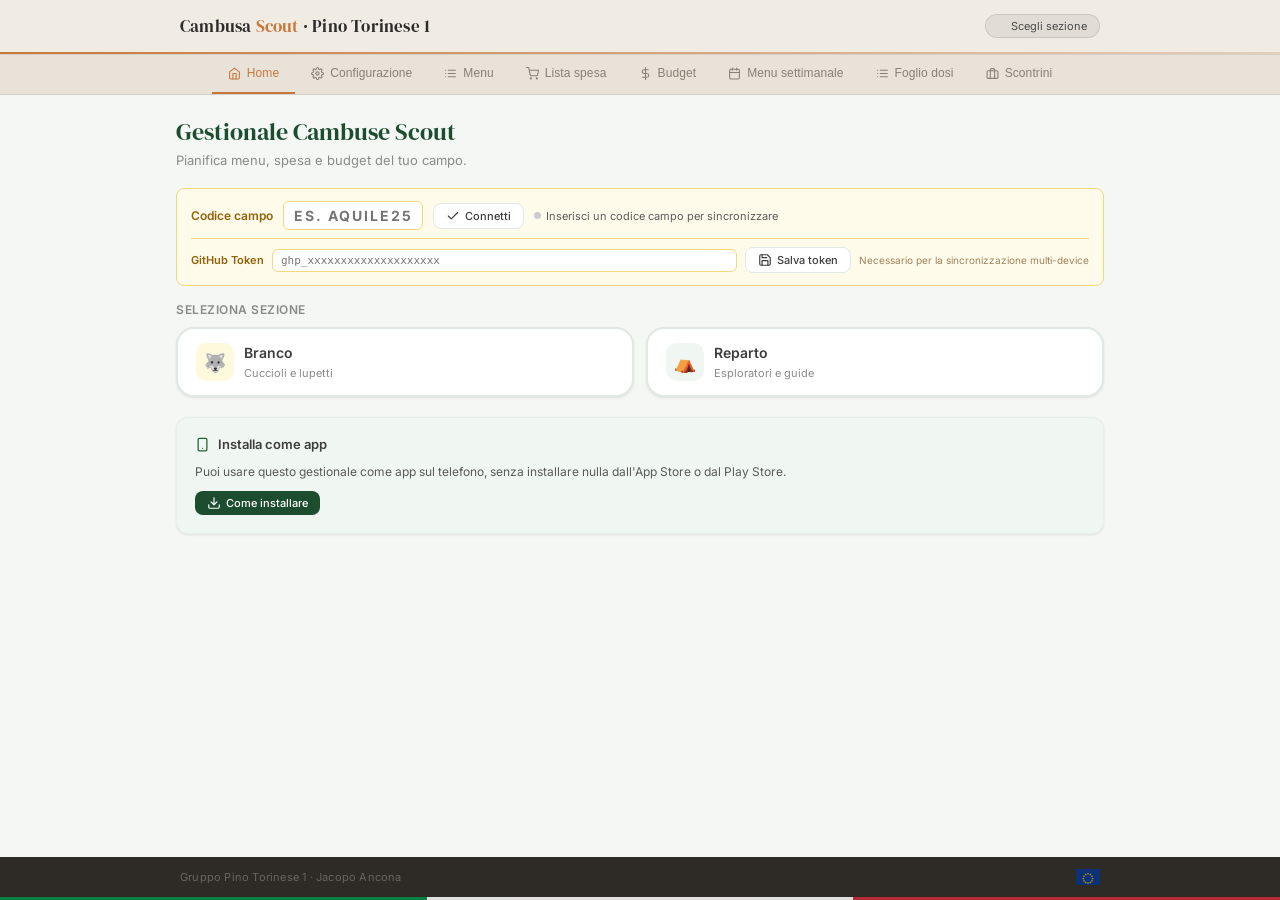
<file: index_5.html>
<!DOCTYPE html>
<html lang="it">
<head>
<meta charset="UTF-8">
<meta name="viewport" content="width=device-width, initial-scale=1.0, maximum-scale=1.0">
<meta name="apple-mobile-web-app-capable" content="yes">
<meta name="apple-mobile-web-app-status-bar-style" content="default">
<meta name="apple-mobile-web-app-title" content="Cambusa Scout">
<meta name="theme-color" content="#f0ebe3">
<meta name="description" content="Gestionale cambuse per campi scout — menu, spesa e budget">
<title>Cambusa Scout</title>
<link rel="manifest" href="manifest.json">
<link rel="apple-touch-icon" href="icon.svg">
<link rel="icon" type="image/svg+xml" href="icon.svg">
<link rel="preconnect" href="https://fonts.googleapis.com">
<link rel="preconnect" href="https://fonts.gstatic.com" crossorigin>
<link href="https://fonts.googleapis.com/css2?family=Inter:wght@300;400;500;600&family=DM+Serif+Display&display=swap" rel="stylesheet">
<style>
/* ── RESET & BASE ─────────────────────────────────── */
*, *::before, *::after { box-sizing: border-box; margin: 0; padding: 0; }
:root {
  --green-900: #0f2d1a;
  --green-800: #1B4D2E;
  --green-700: #226038;
  --green-600: #2d7a47;
  --green-100: #e6f0ea;
  --green-50:  #f0f7f2;
  --yellow:    #F5C518;
  --yellow-dim:#c9a213;
  --slate:     #3D3D3D;
  --slate-2:   #5a5a5a;
  --slate-3:   #8a8a8a;
  --border:    #e2e8e4;
  --surface:   #ffffff;
  --bg:        #f5f7f5;
  --it-green:  #009246;
  --it-red:    #CE2B37;
  --danger:    #c0392b;
  --danger-bg: #fdf0ef;
  --warning:   #b45309;
  --warning-bg:#fef9ec;
  --radius-sm: 8px;
  --radius:    12px;
  --radius-lg: 18px;
  --shadow:    0 1px 3px rgba(0,0,0,.06), 0 1px 2px rgba(0,0,0,.04);
  --shadow-md: 0 4px 12px rgba(0,0,0,.08);
}
html { font-size: 16px; -webkit-text-size-adjust: 100%; }
body {
  font-family: 'Inter', system-ui, sans-serif;
  background: var(--bg);
  color: var(--slate);
  min-height: 100vh;
  display: flex;
  flex-direction: column;
}

/* ── SCROLLBAR ─────────────────────────────────────── */
::-webkit-scrollbar { width: 6px; height: 6px; }
::-webkit-scrollbar-track { background: transparent; }
::-webkit-scrollbar-thumb { background: var(--border); border-radius: 3px; }

/* ── TOPBAR ────────────────────────────────────────── */
#topbar {
  background: #f0ebe3;
  position: sticky; top: 0; z-index: 100;
  box-shadow: 0 1px 0 rgba(0,0,0,.08);
}
#topbar-inner {
  display: flex; align-items: center; gap: 12px;
  padding: 0 20px; height: 52px;
  max-width: 960px; margin: 0 auto;
}
#topbar-accent {
  height: 2px;
  background: linear-gradient(90deg, #c8773a 0%, rgba(200,119,58,.25) 100%);
}
.topbar-logo {
  font-family: 'DM Serif Display', serif;
  font-size: 17px; color: #2c2c2c; letter-spacing: .2px;
  flex: 1;
}
.topbar-logo span { color: #c8773a; }
.topbar-section-badge {
  display: flex; align-items: center; gap: 6px;
  background: rgba(0,0,0,.06);
  border: 1px solid rgba(0,0,0,.10);
  border-radius: 20px; padding: 4px 12px;
  font-size: 11px; color: #4a4a4a;
  cursor: pointer; transition: background .15s;
}
.topbar-section-badge:hover { background: rgba(0,0,0,.10); }
.topbar-section-badge .dot {
  width: 7px; height: 7px; border-radius: 50%;
}
.dot-branco { background: #c8773a; }
.dot-reparto { background: #4a8c6a; }
#btn-install {
  background: none; border: 1px solid rgba(0,0,0,.15);
  border-radius: 20px; padding: 4px 12px;
  font-size: 11px; color: #6a6a6a;
  cursor: pointer; display: none; transition: all .15s;
}
#btn-install:hover { background: rgba(0,0,0,.06); color: #2c2c2c; }

/* ── TABS ──────────────────────────────────────────── */
#tabs-bar {
  background: #e8e2d9;
  overflow-x: auto; white-space: nowrap;
  scrollbar-width: none;
  border-bottom: 1px solid rgba(0,0,0,.08);
}
#tabs-bar::-webkit-scrollbar { display: none; }
#tabs-bar-inner {
  display: inline-flex; min-width: 100%;
  justify-content: center;
  max-width: 960px; margin: 0 auto;
  padding: 0 12px;
}
.tab-btn {
  display: inline-flex; align-items: center; gap: 6px;
  padding: 0 16px; height: 40px;
  font-size: 12px; font-weight: 500;
  color: #8a7f74;
  background: none; border: none;
  border-bottom: 2px solid transparent;
  cursor: pointer; white-space: nowrap;
  transition: color .15s, border-color .15s;
  letter-spacing: .1px;
}
.tab-btn:hover { color: #3a3530; }
.tab-btn.active { color: #c8773a; border-bottom-color: #c8773a; }
.tab-btn svg { width: 13px; height: 13px; stroke: currentColor; fill: none; stroke-width: 2; stroke-linecap: round; stroke-linejoin: round; }

/* ── MAIN CONTENT ──────────────────────────────────── */
#main { flex: 1; max-width: 960px; margin: 0 auto; width: 100%; padding: 20px 16px 32px; }
.page { display: none; }
.page.active { display: block; }

/* ── SECTION SWITCHER (home) ──────────────────────── */
#section-switcher {
  display: flex; gap: 12px; margin-bottom: 20px; flex-wrap: wrap;
}
.section-pill {
  flex: 1; min-width: 140px;
  display: flex; align-items: center; gap: 10px;
  padding: 14px 18px;
  background: var(--surface); border: 2px solid var(--border);
  border-radius: var(--radius-lg); cursor: pointer;
  transition: border-color .15s, box-shadow .15s;
  box-shadow: var(--shadow);
}
.section-pill:hover { border-color: var(--green-600); }
.section-pill.active { border-color: var(--green-800); box-shadow: var(--shadow-md); }
.section-pill .pill-icon {
  width: 38px; height: 38px; border-radius: 10px;
  display: flex; align-items: center; justify-content: center;
  font-size: 18px; flex-shrink: 0;
}
.pill-icon-branco { background: #fef8dc; }
.pill-icon-reparto { background: var(--green-50); }
.section-pill .pill-text strong { display: block; font-size: 14px; font-weight: 600; color: var(--slate); }
.section-pill .pill-text small { font-size: 11px; color: var(--slate-3); }

/* ── CARD ──────────────────────────────────────────── */
.card {
  background: var(--surface); border: 1px solid var(--border);
  border-radius: var(--radius); box-shadow: var(--shadow);
  padding: 18px; margin-bottom: 14px;
}
.card-title {
  font-size: 13px; font-weight: 600; color: var(--slate);
  margin-bottom: 14px; display: flex; align-items: center; gap: 8px;
}
.card-title svg { width: 15px; height: 15px; stroke: var(--green-700); fill: none; stroke-width: 2; stroke-linecap: round; stroke-linejoin: round; }

/* ── FORM ELEMENTS ─────────────────────────────────── */
.fgrid { display: grid; grid-template-columns: repeat(auto-fill, minmax(140px, 1fr)); gap: 10px; }
.fgrid-2 { display: grid; grid-template-columns: repeat(auto-fill, minmax(220px, 1fr)); gap: 10px; }
.field { display: flex; flex-direction: column; gap: 4px; }
.field label { font-size: 11px; font-weight: 500; color: var(--slate-2); letter-spacing: .3px; }
.field input, .field select {
  height: 36px; border-radius: var(--radius-sm);
  border: 1px solid var(--border); padding: 0 10px;
  font-size: 13px; font-family: inherit;
  background: var(--bg); color: var(--slate);
  transition: border-color .15s, box-shadow .15s;
}
.field input:focus, .field select:focus {
  outline: none; border-color: var(--green-600);
  box-shadow: 0 0 0 3px rgba(45,122,71,.12);
  background: #fff;
}
.field input[type=number]::-webkit-inner-spin-button { opacity: 1; }

/* ── CHIPS ─────────────────────────────────────────── */
.chips { display: flex; flex-wrap: wrap; gap: 7px; }
.chip {
  display: inline-flex; align-items: center; gap: 6px;
  padding: 6px 13px; border-radius: 20px; font-size: 11px; font-weight: 500;
  background: var(--bg); border: 1.5px solid var(--border);
  color: var(--slate-2); cursor: pointer;
  transition: all .15s; user-select: none;
}
.chip input[type=checkbox] { display: none; }
.chip:hover { border-color: #c8773a; color: #c8773a; background: #fdf3eb; }
.chip.active {
  background: #c8773a; border-color: #a85e28;
  color: #fff; font-weight: 600;
  box-shadow: 0 2px 6px rgba(200,119,58,.35);
}
.chip.mchip { font-size: 11px; }
.chip.mchip:hover { border-color: var(--green-600); color: var(--green-700); background: var(--green-50); }
.chip.mchip.active {
  background: var(--green-800); border-color: var(--green-900);
  color: #fff; font-weight: 600;
  box-shadow: 0 2px 6px rgba(27,77,46,.3);
}
/* contatore intolleranti */
.chip-count {
  display: none; align-items: center; justify-content: center;
  background: rgba(255,255,255,.3); color: #fff;
  border-radius: 10px; font-size: 10px; font-weight: 700;
  min-width: 18px; height: 18px; padding: 0 4px;
  margin-left: 2px;
}
.chip.active .chip-count { display: inline-flex; }
.chip-count-input {
  display: none; width: 36px; height: 22px;
  border: none; border-radius: 6px;
  background: rgba(255,255,255,.25); color: #fff;
  font-size: 11px; font-weight: 700; text-align: center;
  font-family: inherit; padding: 0 4px;
  outline: none;
}
.chip.active .chip-count-input { display: inline-block; }
.chip-count-input::placeholder { color: rgba(255,255,255,.6); }

/* ── BUTTONS ───────────────────────────────────────── */
.btn {
  display: inline-flex; align-items: center; gap: 7px;
  padding: 9px 18px; border-radius: var(--radius-sm);
  font-size: 13px; font-weight: 500; font-family: inherit;
  cursor: pointer; transition: all .15s; border: none;
}
.btn-primary { background: var(--green-800); color: #fff; }
.btn-primary:hover { background: var(--green-700); }
.btn-secondary {
  background: var(--surface); color: var(--slate);
  border: 1px solid var(--border);
}
.btn-secondary:hover { background: var(--bg); }
.btn-sm { padding: 5px 12px; font-size: 11px; gap: 5px; }
.btn-danger { background: var(--danger-bg); color: var(--danger); border: 1px solid #f5c6c3; }
.btn svg { width: 14px; height: 14px; stroke: currentColor; fill: none; stroke-width: 2; stroke-linecap: round; stroke-linejoin: round; }

/* ── GIORNO / PASTO ────────────────────────────────── */
.giorno-card {
  background: var(--surface); border: 1px solid var(--border);
  border-radius: var(--radius); margin-bottom: 10px;
  box-shadow: var(--shadow); overflow: hidden;
}
.giorno-header {
  display: flex; align-items: center; justify-content: space-between;
  padding: 12px 16px; cursor: pointer;
  background: linear-gradient(90deg, var(--green-50) 0%, var(--surface) 100%);
  border-bottom: 1px solid transparent; transition: background .15s;
}
.giorno-header:hover { background: var(--green-50); }
.giorno-header.open { border-bottom-color: var(--border); }
.giorno-label { font-size: 13px; font-weight: 600; color: var(--green-800); display: flex; align-items: center; gap: 8px; }
.giorno-body { padding: 14px 16px; display: none; }
.giorno-body.open { display: block; }
.pasto-block { margin-bottom: 14px; }
.pasto-block:last-child { margin-bottom: 0; }
.pasto-header {
  display: flex; align-items: center; justify-content: space-between;
  margin-bottom: 8px;
}
.pasto-label {
  font-size: 12px; font-weight: 600; color: var(--slate-2);
  display: flex; align-items: center; gap: 6px; text-transform: uppercase; letter-spacing: .5px;
}
.pasto-badge {
  font-size: 10px; font-weight: 500; padding: 2px 8px; border-radius: 10px;
  background: var(--green-50); color: var(--green-700); border: 1px solid var(--green-100);
}
/* ── PIATTO CARD ───────────────────────────────────── */
.piatto-card {
  background: var(--bg); border: 1px solid var(--border);
  border-radius: var(--radius-sm); margin-bottom: 8px;
  overflow: hidden;
}
.piatto-card:focus-within { border-color: var(--green-100); }
.piatto-top {
  display: flex; align-items: center; gap: 8px;
  padding: 8px 10px;
}
.piatto-nome {
  flex: 1; border: none; background: transparent;
  font-size: 13px; font-weight: 500; color: var(--slate);
  font-family: inherit; padding: 0;
}
.piatto-nome:focus { outline: none; }
.piatto-nome::placeholder { color: var(--slate-3); font-weight: 400; }
.piatto-ingr-list {
  border-top: 1px solid var(--border);
  padding: 6px 10px 6px;
  background: #fff;
}
.ingr-row {
  display: flex; align-items: center; gap: 5px;
  margin-bottom: 5px; flex-wrap: nowrap;
}
.ingr-nome {
  flex: 1; min-width: 80px; border: 1px solid var(--border); border-radius: 6px;
  padding: 4px 8px; font-size: 12px; font-family: inherit;
  color: var(--slate); background: var(--bg);
}
.ingr-nome:focus { outline: none; border-color: var(--green-600); background: #fff; }
.ingr-nome::placeholder { color: var(--slate-3); }
.ingr-dose {
  width: 64px; border: 1px solid var(--border); border-radius: 6px;
  padding: 4px 6px; font-size: 12px; font-family: inherit;
  color: var(--slate); background: var(--bg); text-align: right; flex-shrink: 0;
}
.ingr-dose:focus { outline: none; border-color: var(--green-600); background: #fff; }
.ingr-dose::placeholder { color: var(--slate-3); }
.ingr-um {
  width: 54px; border: 1px solid var(--border); border-radius: 6px;
  padding: 4px 4px; font-size: 12px; font-family: inherit;
  color: var(--slate-2); background: var(--bg); flex-shrink: 0; cursor: pointer;
}
.ingr-um:focus { outline: none; border-color: var(--green-600); }
.ingr-alert {
  display: none; align-items: center; gap: 3px;
  font-size: 10px; font-weight: 600; padding: 2px 6px; border-radius: 10px;
  background: var(--danger-bg); color: var(--danger); border: 1px solid #f5c6c3;
  white-space: nowrap; flex-shrink: 0;
}
.ingr-alert.show { display: inline-flex; }
.ingr-add-btn {
  display: inline-flex; align-items: center; gap: 4px;
  font-size: 11px; color: var(--green-700); background: none; border: none;
  cursor: pointer; padding: 2px 0; margin-top: 2px;
  font-family: inherit;
}
.ingr-add-btn:hover { color: var(--green-800); text-decoration: underline; }
.alert-tag {
  display: inline-flex; align-items: center; gap: 4px;
  font-size: 10px; font-weight: 500; padding: 2px 8px; border-radius: 10px;
  background: var(--danger-bg); color: var(--danger); border: 1px solid #f5c6c3;
  white-space: nowrap; flex-shrink: 0;
}
.btn-icon {
  background: none; border: none; cursor: pointer; padding: 3px;
  color: var(--slate-3); border-radius: 4px; flex-shrink: 0;
  transition: color .1s, background .1s;
}
.btn-icon:hover { color: var(--danger); background: var(--danger-bg); }
.btn-icon svg { width: 14px; height: 14px; stroke: currentColor; fill: none; stroke-width: 2; stroke-linecap: round; stroke-linejoin: round; display: block; }

/* ── STAT GRID ─────────────────────────────────────── */
.stat-grid { display: grid; grid-template-columns: repeat(auto-fill, minmax(110px, 1fr)); gap: 10px; margin-bottom: 16px; }
.stat-card { background: var(--surface); border: 1px solid var(--border); border-radius: var(--radius-sm); padding: 12px 14px; box-shadow: var(--shadow); }
.stat-label { font-size: 10px; font-weight: 500; color: var(--slate-3); text-transform: uppercase; letter-spacing: .5px; margin-bottom: 4px; }
.stat-value { font-size: 22px; font-weight: 600; color: var(--green-800); line-height: 1; }

/* ── TABLES ────────────────────────────────────────── */
.tbl-wrap { overflow-x: auto; }
table.data-tbl { width: 100%; border-collapse: collapse; font-size: 12px; }
table.data-tbl th { padding: 8px 10px; font-size: 10px; font-weight: 600; color: var(--slate-3); text-transform: uppercase; letter-spacing: .4px; border-bottom: 1px solid var(--border); text-align: left; }
table.data-tbl td { padding: 7px 10px; border-bottom: 1px solid var(--border); color: var(--slate); vertical-align: middle; }
table.data-tbl tr:last-child td { border-bottom: none; }
table.data-tbl tr:hover td { background: var(--green-50); }
.badge { display: inline-block; font-size: 10px; font-weight: 600; padding: 2px 8px; border-radius: 10px; }
.badge-green { background: var(--green-50); color: var(--green-700); border: 1px solid var(--green-100); }
.badge-yellow { background: #fef8dc; color: #92620a; border: 1px solid #f5d87a; }

/* ── BUDGET BAR ────────────────────────────────────── */
.budget-bar-wrap { margin: 12px 0 0; }
.budget-bar-track { height: 8px; background: var(--border); border-radius: 4px; overflow: hidden; margin-bottom: 6px; }
.budget-bar-fill { height: 100%; border-radius: 4px; transition: width .4s, background .4s; background: var(--green-600); }
.budget-bar-fill.warn { background: #d97706; }
.budget-bar-fill.over { background: var(--danger); }
.budget-bar-labels { display: flex; justify-content: space-between; font-size: 11px; color: var(--slate-3); }

/* ── BUDGET SPLIT ──────────────────────────────────── */
.budget-split { display: grid; grid-template-columns: 1fr 1fr; gap: 14px; }
@media (max-width: 600px) { .budget-split { grid-template-columns: 1fr; } }
.budget-col-header {
  padding: 10px 14px; font-size: 12px; font-weight: 600;
  display: flex; align-items: center; gap: 7px;
  border-bottom: 1px solid var(--border);
}
.budget-col-header.stim { color: var(--green-800); background: var(--green-50); }
.budget-col-header.real { color: #1e3a8a; background: #eff6ff; }
.budget-total-row {
  padding: 10px 14px; display: flex; justify-content: space-between;
  align-items: center; font-size: 12px; font-weight: 600;
  border-top: 1px solid var(--border); background: var(--bg);
}
.budget-input-td { text-align: right; }
.budget-input-td input {
  width: 80px; text-align: right; border: 1px solid var(--border);
  border-radius: 6px; padding: 3px 6px; font-size: 11px;
  font-family: inherit; background: #fff; color: var(--slate);
}
.budget-input-td input:focus { outline: none; border-color: var(--green-600); }

/* ── DIFF BANNER ───────────────────────────────────── */
.diff-banner {
  display: flex; align-items: center; gap: 8px;
  padding: 10px 14px; border-radius: var(--radius-sm);
  font-size: 12px; font-weight: 500; margin-top: 12px;
}
.diff-banner.ok { background: var(--green-50); color: var(--green-800); border: 1px solid var(--green-100); }
.diff-banner.bad { background: var(--danger-bg); color: var(--danger); border: 1px solid #f5c6c3; }
.diff-banner svg { width: 15px; height: 15px; stroke: currentColor; fill: none; stroke-width: 2; stroke-linecap: round; stroke-linejoin: round; }

/* ── SYNC / CAMPO ──────────────────────────────────── */
.sync-bar {
  background: #fffbea; border: 1px solid #f5d87a;
  border-radius: var(--radius-sm); padding: 12px 14px;
  margin-bottom: 16px;
}
.sync-bar-top {
  display: flex; align-items: center; gap: 10px; flex-wrap: wrap; margin-bottom: 8px;
}
.sync-bar-label { font-size: 12px; font-weight: 600; color: #92620a; flex-shrink: 0; }
.sync-bar input.code-input {
  font-family: 'Inter', monospace; font-size: 14px; font-weight: 700;
  letter-spacing: 2px; border: 1px solid #f5d87a; border-radius: 6px;
  padding: 5px 10px; background: #fff; color: var(--slate); width: 140px;
  text-transform: uppercase;
}
.sync-bar input.code-input:focus { outline: none; border-color: #c8773a; }
.sync-indicator { display: flex; align-items: center; gap: 5px; font-size: 11px; color: var(--slate-2); }
.sync-dot { width: 7px; height: 7px; border-radius: 50%; background: #ccc; flex-shrink: 0; }
.sync-dot.saved  { background: #22c55e; }
.sync-dot.saving { background: var(--yellow); animation: pulse .8s infinite; }
.sync-dot.error  { background: var(--danger); }
/* token row */
.token-row {
  display: flex; align-items: center; gap: 8px; flex-wrap: wrap;
  margin-top: 8px; padding-top: 8px; border-top: 1px solid #f5d87a;
}
.token-row label { font-size: 11px; font-weight: 600; color: #92620a; flex-shrink: 0; }
.token-row input {
  flex: 1; min-width: 180px; font-family: monospace; font-size: 11px;
  border: 1px solid #f5d87a; border-radius: 6px; padding: 4px 8px;
  background: #fff; color: var(--slate);
}
.token-row input:focus { outline: none; border-color: #c8773a; }
/* campi salvati */
.campi-list { display: flex; flex-wrap: wrap; gap: 6px; margin-top: 8px; }
.campo-pill {
  display: inline-flex; align-items: center; gap: 5px;
  padding: 4px 10px; border-radius: 14px; font-size: 11px; font-weight: 600;
  background: #fff; border: 1.5px solid #f5d87a; color: #92620a;
  cursor: pointer; letter-spacing: .5px; transition: all .12s;
}
.campo-pill:hover { background: #fef3c7; border-color: #c8773a; }
.campo-pill.active { background: #c8773a; border-color: #a85e28; color: #fff; }
.campo-pill .pill-del {
  font-size: 13px; line-height: 1; opacity: .6; margin-left: 2px;
  background: none; border: none; cursor: pointer; color: inherit; padding: 0;
}
.campo-pill .pill-del:hover { opacity: 1; }

/* ── STAMPA PREVIEW ────────────────────────────────── */
.print-preview {
  background: var(--surface); border: 1px solid var(--border);
  border-radius: var(--radius-sm); padding: 16px;
  max-height: 480px; overflow-y: auto;
  font-size: 12px; line-height: 1.6;
}
.empty-state { text-align: center; padding: 40px 20px; color: var(--slate-3); font-size: 13px; }
.empty-state svg { width: 36px; height: 36px; stroke: var(--green-100); fill: none; stroke-width: 1.5; stroke-linecap: round; stroke-linejoin: round; display: block; margin: 0 auto 10px; }

/* ── INSTALL MODAL ─────────────────────────────────── */
#install-modal {
  display: none; position: fixed; inset: 0; z-index: 200;
  background: rgba(0,0,0,.4); align-items: flex-end; justify-content: center;
}
#install-modal.open { display: flex; }
.install-sheet {
  background: #fff; border-radius: var(--radius-lg) var(--radius-lg) 0 0;
  padding: 24px 20px 32px; max-width: 480px; width: 100%;
}
.install-sheet h2 { font-family: 'DM Serif Display', serif; font-size: 20px; margin-bottom: 6px; }
.install-sheet p { font-size: 13px; color: var(--slate-2); line-height: 1.6; margin-bottom: 14px; }
.install-steps { list-style: none; counter-reset: steps; display: flex; flex-direction: column; gap: 10px; margin-bottom: 18px; }
.install-steps li { display: flex; align-items: flex-start; gap: 10px; font-size: 13px; counter-increment: steps; }
.install-steps li::before { content: counter(steps); min-width: 22px; height: 22px; background: var(--green-800); color: #fff; border-radius: 50%; display: flex; align-items: center; justify-content: center; font-size: 11px; font-weight: 700; flex-shrink: 0; }

/* ── FOOTER ────────────────────────────────────────── */
#footer {
  margin-top: auto;
  background: #2e2a25;
}
#footer-inner {
  max-width: 960px; margin: 0 auto;
  padding: 12px 20px;
  display: flex; align-items: center; justify-content: space-between;
  flex-wrap: wrap; gap: 8px;
}
.footer-text { font-size: 11px; color: rgba(255,255,255,.28); letter-spacing: .2px; }
#footer-tricolore {
  display: flex; height: 3px; opacity: .85;
}
#footer-tricolore > div { flex: 1; }

/* ── TOAST ─────────────────────────────────────────── */
#toast {
  position: fixed; bottom: 20px; left: 50%; transform: translateX(-50%);
  background: var(--slate); color: #fff; padding: 9px 18px; border-radius: 20px;
  font-size: 13px; font-weight: 500; opacity: 0;
  transition: opacity .25s; pointer-events: none; z-index: 300;
  white-space: nowrap;
}
#toast.show { opacity: 1; }

/* ── PRINT ─────────────────────────────────────────── */
@media print {
  #topbar, #tabs-bar, #footer, .btn, .sync-bar, #install-modal, #toast, .no-print { display: none !important; }
  body { background: #fff; }
  #main { padding: 0; max-width: 100%; }
  .page { display: block !important; }
  .page:not(.print-target) { display: none !important; }
  .card { box-shadow: none; border: 1px solid #ddd; page-break-inside: avoid; }
  .giorno-body { display: block !important; }
}

/* ── HELP TOOLTIP ──────────────────────────────────── */
.help-btn {
  display: inline-flex; align-items: center; justify-content: center;
  width: 22px; height: 22px; border-radius: 50%;
  background: var(--bg); border: 1px solid var(--border);
  color: var(--slate-3); font-size: 12px; font-weight: 700;
  cursor: pointer; flex-shrink: 0; transition: all .15s;
  font-family: inherit; line-height: 1;
}
.help-btn:hover { background: var(--green-50); border-color: var(--green-600); color: var(--green-800); }
.help-panel {
  display: none; background: #fffbea;
  border: 1px solid #f5d87a; border-radius: var(--radius-sm);
  padding: 12px 14px; margin-bottom: 14px; font-size: 12px;
  color: #5a4a1a; line-height: 1.7;
}
.help-panel.open { display: block; }
.help-panel strong { color: #92620a; }
.help-panel ul { padding-left: 16px; margin: 4px 0; }

/* ── SCONTRINI ─────────────────────────────────────── */
.scontrino-form {
  display: grid; gap: 10px;
  grid-template-columns: repeat(auto-fill, minmax(160px, 1fr));
}
.scontrino-form .field-full { grid-column: 1 / -1; }
.scontrino-row {
  background: var(--surface); border: 1px solid var(--border);
  border-radius: var(--radius-sm); padding: 12px 14px;
  margin-bottom: 8px; transition: box-shadow .15s;
}
.scontrino-row:hover { box-shadow: var(--shadow-md); }
.scontrino-row.rimborsato { opacity: .6; }
.scontrino-row.da-rimborsare { border-left: 3px solid #c8773a; }
.scontrino-top {
  display: flex; align-items: flex-start; gap: 10px; flex-wrap: wrap;
}
.scontrino-num {
  font-size: 10px; font-weight: 600; color: var(--slate-3);
  background: var(--bg); border-radius: 4px; padding: 2px 7px;
  white-space: nowrap; flex-shrink: 0; margin-top: 2px;
}
.scontrino-desc { font-size: 13px; font-weight: 500; color: var(--slate); flex: 1; }
.scontrino-amount {
  font-size: 16px; font-weight: 700; color: var(--green-800);
  white-space: nowrap;
}
.scontrino-meta {
  display: flex; gap: 8px; margin-top: 7px; flex-wrap: wrap; align-items: center;
}
.badge-metodo {
  font-size: 10px; font-weight: 600; padding: 3px 9px; border-radius: 10px;
  white-space: nowrap;
}
.badge-carta   { background: #e8f0fe; color: #1a56a0; border: 1px solid #c5d8fc; }
.badge-contanti{ background: var(--green-50); color: var(--green-800); border: 1px solid var(--green-100); }
.badge-anticipo{ background: var(--danger-bg); color: var(--danger); border: 1px solid #f5c6c3; }
.badge-rimborsato { background: var(--green-50); color: var(--green-800); border: 1px solid var(--green-100); }
.badge-da-rimb  { background: #fff3e0; color: #c8773a; border: 1px solid #f5d87a; }
.scontrino-date { font-size: 10px; color: var(--slate-3); }
.scontrino-actions { display: flex; gap: 6px; margin-left: auto; }

/* tab sub-views per scontrini */
.sub-tabs { display: flex; gap: 2px; margin-bottom: 14px; }
.sub-tab {
  padding: 6px 14px; border-radius: var(--radius-sm);
  font-size: 12px; font-weight: 500; cursor: pointer;
  border: 1px solid var(--border); background: var(--bg); color: var(--slate-2);
  transition: all .15s;
}
.sub-tab.active { background: var(--green-800); color: #fff; border-color: var(--green-800); }
.sub-view { display: none; }
.sub-view.active { display: block; }

/* rimborso modal */
#rimborso-modal {
  display: none; position: fixed; inset: 0; z-index: 200;
  background: rgba(0,0,0,.4); align-items: center; justify-content: center;
}
#rimborso-modal.open { display: flex; }
.rimborso-sheet {
  background: #fff; border-radius: var(--radius-lg);
  padding: 24px 22px; max-width: 380px; width: 90%;
  box-shadow: 0 20px 60px rgba(0,0,0,.2);
}
.rimborso-sheet h3 { font-size: 16px; font-weight: 600; margin-bottom: 6px; }
.rimborso-sheet p { font-size: 13px; color: var(--slate-2); margin-bottom: 16px; line-height: 1.5; }
.rimborso-options { display: flex; flex-direction: column; gap: 8px; margin-bottom: 16px; }
.rimborso-opt {
  padding: 11px 14px; border-radius: var(--radius-sm);
  border: 1px solid var(--border); cursor: pointer;
  font-size: 13px; font-weight: 500; transition: all .15s;
  display: flex; align-items: center; gap: 8px;
}
.rimborso-opt:hover { border-color: var(--green-600); background: var(--green-50); }
.rimborso-opt.selected { border-color: var(--green-800); background: var(--green-50); color: var(--green-800); }

/* riepilogo scaricabile */
.export-bar {
  display: flex; gap: 8px; align-items: center;
  flex-wrap: wrap; margin-bottom: 14px;
}
.summary-table-wrap { overflow-x: auto; }
table.summary-tbl { width: 100%; border-collapse: collapse; font-size: 12px; }
table.summary-tbl th { padding: 8px 10px; font-size: 10px; font-weight: 600; color: var(--slate-3); text-transform: uppercase; letter-spacing: .4px; border-bottom: 1px solid var(--border); text-align: left; white-space: nowrap; }
table.summary-tbl td { padding: 7px 10px; border-bottom: 1px solid var(--border); color: var(--slate); vertical-align: middle; }
table.summary-tbl tr.row-rimborso td { background: #fff8f0; }
table.summary-tbl tr.row-rimborsato td { opacity: .75; }
table.summary-tbl tr:hover td { background: var(--green-50); }

.hidden { display: none !important; }
@media (max-width: 520px) {
  #main { padding: 14px 12px 28px; }
  .stat-value { font-size: 18px; }
  #topbar-inner { padding: 0 14px; }
  .scontrino-form { grid-template-columns: 1fr 1fr; }
}
</style>
</head>
<body>

<!-- TOP BAR -->
<div id="topbar">
  <div id="topbar-inner">
    <div class="topbar-logo">Cambusa <span>Scout</span> · Pino Torinese 1</div>
    <div class="topbar-section-badge" onclick="showInstall()">
      <div class="dot" id="section-dot"></div>
      <span id="section-badge-label">Scegli sezione</span>
    </div>
    <button id="btn-install" onclick="showInstall()">⬇ Installa app</button>
  </div>
  <div id="topbar-accent"></div>
</div>

<!-- TABS -->
<div id="tabs-bar">
  <div id="tabs-bar-inner">
    <button class="tab-btn" data-tab="home">
      <svg viewBox="0 0 24 24"><path d="M3 9l9-7 9 7v11a2 2 0 01-2 2H5a2 2 0 01-2-2z"/><polyline points="9 22 9 12 15 12 15 22"/></svg>
      Home
    </button>
    <button class="tab-btn" data-tab="conf">
      <svg viewBox="0 0 24 24"><circle cx="12" cy="12" r="3"/><path d="M19.4 15a1.65 1.65 0 00.33 1.82l.06.06a2 2 0 010 2.83 2 2 0 01-2.83 0l-.06-.06a1.65 1.65 0 00-1.82-.33 1.65 1.65 0 00-1 1.51V21a2 2 0 01-4 0v-.09A1.65 1.65 0 009 19.4a1.65 1.65 0 00-1.82.33l-.06.06a2 2 0 01-2.83-2.83l.06-.06A1.65 1.65 0 004.68 15a1.65 1.65 0 00-1.51-1H3a2 2 0 010-4h.09A1.65 1.65 0 004.6 9a1.65 1.65 0 00-.33-1.82l-.06-.06a2 2 0 012.83-2.83l.06.06A1.65 1.65 0 009 4.68a1.65 1.65 0 001-1.51V3a2 2 0 014 0v.09a1.65 1.65 0 001 1.51 1.65 1.65 0 001.82-.33l.06-.06a2 2 0 012.83 2.83l-.06.06A1.65 1.65 0 0019.4 9a1.65 1.65 0 001.51 1H21a2 2 0 010 4h-.09a1.65 1.65 0 00-1.51 1z"/></svg>
      Configurazione
    </button>
    <button class="tab-btn" data-tab="menu">
      <svg viewBox="0 0 24 24"><line x1="8" y1="6" x2="21" y2="6"/><line x1="8" y1="12" x2="21" y2="12"/><line x1="8" y1="18" x2="21" y2="18"/><line x1="3" y1="6" x2="3.01" y2="6"/><line x1="3" y1="12" x2="3.01" y2="12"/><line x1="3" y1="18" x2="3.01" y2="18"/></svg>
      Menu
    </button>
    <button class="tab-btn" data-tab="spesa">
      <svg viewBox="0 0 24 24"><circle cx="9" cy="21" r="1"/><circle cx="20" cy="21" r="1"/><path d="M1 1h4l2.68 13.39a2 2 0 001.97 1.61h9.72a2 2 0 001.97-1.61L23 6H6"/></svg>
      Lista spesa
    </button>
    <button class="tab-btn" data-tab="budget">
      <svg viewBox="0 0 24 24"><line x1="12" y1="1" x2="12" y2="23"/><path d="M17 5H9.5a3.5 3.5 0 000 7h5a3.5 3.5 0 010 7H6"/></svg>
      Budget
    </button>
    <button class="tab-btn" data-tab="stampa-menu">
      <svg viewBox="0 0 24 24"><rect x="3" y="4" width="18" height="18" rx="2" ry="2"/><line x1="16" y1="2" x2="16" y2="6"/><line x1="8" y1="2" x2="8" y2="6"/><line x1="3" y1="10" x2="21" y2="10"/></svg>
      Menu settimanale
    </button>
    <button class="tab-btn" data-tab="stampa-dosi">
      <svg viewBox="0 0 24 24"><line x1="8" y1="6" x2="21" y2="6"/><line x1="8" y1="12" x2="21" y2="12"/><line x1="8" y1="18" x2="21" y2="18"/><line x1="3" y1="6" x2="3.01" y2="6"/><line x1="3" y1="12" x2="3.01" y2="12"/><line x1="3" y1="18" x2="3.01" y2="18"/></svg>
      Foglio dosi
    </button>
    <button class="tab-btn" data-tab="scontrini">
      <svg viewBox="0 0 24 24"><path d="M20 7H4a2 2 0 00-2 2v10a2 2 0 002 2h16a2 2 0 002-2V9a2 2 0 00-2-2z"/><path d="M16 21V5a2 2 0 00-2-2h-4a2 2 0 00-2 2v16"/></svg>
      Scontrini
    </button>
  </div>
</div>

<!-- MAIN -->
<div id="main">

  <!-- ───── HOME ───── -->
  <div class="page active" id="page-home">
    <div style="margin-bottom:20px">
      <div style="font-family:'DM Serif Display',serif;font-size:24px;color:var(--green-800);margin-bottom:4px">Gestionale Cambuse Scout</div>
      <div style="font-size:13px;color:var(--slate-3)">Pianifica menu, spesa e budget del tuo campo.</div>
    </div>

    <!-- Codice campo -->
    <div class="sync-bar">
      <div class="sync-bar-top">
        <div class="sync-bar-label">Codice campo</div>
        <input class="code-input" type="text" id="campo-codice" maxlength="12" placeholder="es. AQUILE25" autocomplete="off">
        <button class="btn btn-secondary btn-sm" onclick="applyCode()">
          <svg viewBox="0 0 24 24"><polyline points="20 6 9 17 4 12"/></svg>
          Connetti
        </button>
        <div class="sync-indicator">
          <div class="sync-dot" id="sync-dot"></div>
          <span id="sync-label">Inserisci un codice per sincronizzare</span>
        </div>
      </div>

      <!-- Campi salvati -->
      <div id="campi-salvati-wrap" style="display:none">
        <div style="font-size:11px;color:#92620a;margin-bottom:5px;font-weight:600">Campi recenti — clicca per passare da uno all'altro:</div>
        <div class="campi-list" id="campi-list"></div>
      </div>

      <!-- Token GitHub -->
      <div class="token-row">
        <label>GitHub Token</label>
        <input type="password" id="gh-token" placeholder="ghp_xxxxxxxxxxxxxxxxxxxx" autocomplete="off">
        <button class="btn btn-secondary btn-sm" onclick="saveToken()">
          <svg viewBox="0 0 24 24"><path d="M19 21H5a2 2 0 01-2-2V5a2 2 0 012-2h11l5 5v11a2 2 0 01-2 2z"/><polyline points="17 21 17 13 7 13 7 21"/><polyline points="7 3 7 8 15 8"/></svg>
          Salva token
        </button>
        <span style="font-size:10px;color:#a0825c">Necessario per la sincronizzazione multi-device</span>
      </div>
    </div>

    <!-- Selezione sezione -->
    <div style="font-size:12px;font-weight:600;color:var(--slate-3);text-transform:uppercase;letter-spacing:.5px;margin-bottom:10px">Seleziona sezione</div>
    <div id="section-switcher">
      <div class="section-pill" data-section="branco" onclick="selectSection('branco')">
        <div class="pill-icon pill-icon-branco">🐺</div>
        <div class="pill-text">
          <strong>Branco</strong>
          <small>Cuccioli e lupetti</small>
        </div>
      </div>
      <div class="section-pill" data-section="reparto" onclick="selectSection('reparto')">
        <div class="pill-icon pill-icon-reparto">⛺</div>
        <div class="pill-text">
          <strong>Reparto</strong>
          <small>Esploratori e guide</small>
        </div>
      </div>
    </div>

    <div id="home-section-info" style="display:none" class="card" style="margin-top:0">
      <div class="card-title">
        <svg viewBox="0 0 24 24"><circle cx="12" cy="12" r="10"/><line x1="12" y1="8" x2="12" y2="12"/><line x1="12" y1="16" x2="12.01" y2="16"/></svg>
        Sezione attiva
      </div>
      <div id="home-section-detail" style="font-size:13px;color:var(--slate-2)"></div>
    </div>

    <!-- Card info app -->
    <div class="card" style="margin-top:14px;background:var(--green-50);border-color:var(--green-100)">
      <div class="card-title" style="margin-bottom:10px">
        <svg viewBox="0 0 24 24"><rect x="5" y="2" width="14" height="20" rx="2" ry="2"/><line x1="12" y1="18" x2="12.01" y2="18"/></svg>
        Installa come app
      </div>
      <p style="font-size:12px;color:var(--slate-2);margin-bottom:10px;line-height:1.6">Puoi usare questo gestionale come app sul telefono, senza installare nulla dall'App Store o dal Play Store.</p>
      <button class="btn btn-primary btn-sm" onclick="showInstall()">
        <svg viewBox="0 0 24 24"><path d="M21 15v4a2 2 0 01-2 2H5a2 2 0 01-2-2v-4"/><polyline points="7 10 12 15 17 10"/><line x1="12" y1="15" x2="12" y2="3"/></svg>
        Come installare
      </button>
    </div>
  </div>

  <!-- ───── CONFIGURAZIONE ───── -->
  <div class="page" id="page-conf">
    <div class="card">
      <div class="card-title" style="justify-content:space-between">
        <span style="display:flex;align-items:center;gap:8px">
          <svg viewBox="0 0 24 24"><path d="M17 21v-2a4 4 0 00-4-4H5a4 4 0 00-4 4v2"/><circle cx="9" cy="7" r="4"/><path d="M23 21v-2a4 4 0 00-3-3.87"/><path d="M16 3.13a4 4 0 010 7.75"/></svg>
          Presenze
        </span>
        <button class="help-btn" onclick="toggleHelp('help-conf')">?</button>
      </div>
      <div class="help-panel" id="help-conf">
        <strong>Configurazione</strong> — punto di partenza obbligatorio.<ul>
        <li>Inserisci il numero di <strong>giorni</strong>, le <strong>presenze</strong> e il <strong>budget assegnato</strong>.</li>
        <li>Clicca i pasti da includere (es. disattiva "Merenda mattina" se non prevista).</li>
        <li>Spunta le <strong>intolleranze</strong> presenti nel gruppo: verranno evidenziate automaticamente nel menu.</li>
        <li>Dopo aver compilato, clicca <strong>Applica e vai al menu</strong>.</li></ul>
      </div>
      <div class="fgrid">
        <div class="field"><label>Giorni di campo</label><input type="number" id="cf-giorni" value="4" min="1" max="30"></div>
        <div class="field"><label>Ragazzi/e</label><input type="number" id="cf-ragazzi" value="24" min="0"></div>
        <div class="field"><label>Capi</label><input type="number" id="cf-capi" value="6" min="0"></div>
        <div class="field"><label>Cambusieri/e</label><input type="number" id="cf-cambusieri" value="2" min="0"></div>
        <div class="field"><label>Staff aggiuntivo</label><input type="number" id="cf-staff" value="0" min="0"></div>
      </div>
    </div>

    <div class="card">
      <div class="card-title">
        <svg viewBox="0 0 24 24"><rect x="2" y="3" width="20" height="14" rx="2" ry="2"/><line x1="8" y1="21" x2="16" y2="21"/><line x1="12" y1="17" x2="12" y2="21"/></svg>
        Campo e budget
      </div>
      <div class="fgrid-2" style="margin-bottom:12px">
        <div class="field"><label>Nome campo / reparto</label><input type="text" id="cf-nome" placeholder="es. Campo Estivo 2025 — Aquile"></div>
        <div class="field"><label>Budget assegnato (€)</label><input type="number" id="cf-budget" placeholder="es. 800" step="0.01" min="0"></div>
      </div>
      <div id="budget-bar-wrap" style="display:none">
        <div class="budget-bar-track"><div class="budget-bar-fill" id="cf-bar-fill" style="width:0"></div></div>
        <div class="budget-bar-labels">
          <span id="cf-bar-left">Preventivo: — €</span>
          <span id="cf-bar-pct">0%</span>
          <span id="cf-bar-right">Budget: — €</span>
        </div>
        <div id="cf-bar-status" style="margin-top:6px;font-size:11px"></div>
      </div>
    </div>

    <div class="card">
      <div class="card-title">
        <svg viewBox="0 0 24 24"><path d="M10.29 3.86L1.82 18a2 2 0 001.71 3h16.94a2 2 0 001.71-3L13.71 3.86a2 2 0 00-3.42 0z"/><line x1="12" y1="9" x2="12" y2="13"/><line x1="12" y1="17" x2="12.01" y2="17"/></svg>
        Intolleranze e diete presenti nel gruppo
      </div>
      <div class="chips" id="intolleranze-chips">
        <label class="chip"><input type="checkbox" data-int="glutine">🌾 Glutine<input class="chip-count-input" type="number" min="0" max="99" placeholder="n°" data-int="glutine" onclick="event.stopPropagation()"></label>
        <label class="chip"><input type="checkbox" data-int="lattosio">🥛 Lattosio<input class="chip-count-input" type="number" min="0" max="99" placeholder="n°" data-int="lattosio" onclick="event.stopPropagation()"></label>
        <label class="chip"><input type="checkbox" data-int="uova">🥚 Uova<input class="chip-count-input" type="number" min="0" max="99" placeholder="n°" data-int="uova" onclick="event.stopPropagation()"></label>
        <label class="chip"><input type="checkbox" data-int="frutta-secca">🥜 Frutta secca<input class="chip-count-input" type="number" min="0" max="99" placeholder="n°" data-int="frutta-secca" onclick="event.stopPropagation()"></label>
        <label class="chip"><input type="checkbox" data-int="soia">🌱 Soia<input class="chip-count-input" type="number" min="0" max="99" placeholder="n°" data-int="soia" onclick="event.stopPropagation()"></label>
        <label class="chip"><input type="checkbox" data-int="pesce">🐟 Pesce<input class="chip-count-input" type="number" min="0" max="99" placeholder="n°" data-int="pesce" onclick="event.stopPropagation()"></label>
        <label class="chip"><input type="checkbox" data-int="crostacei">🦐 Crostacei<input class="chip-count-input" type="number" min="0" max="99" placeholder="n°" data-int="crostacei" onclick="event.stopPropagation()"></label>
        <label class="chip"><input type="checkbox" data-int="vegetariana">🥦 Vegetariana<input class="chip-count-input" type="number" min="0" max="99" placeholder="n°" data-int="vegetariana" onclick="event.stopPropagation()"></label>
        <label class="chip"><input type="checkbox" data-int="vegana">🌿 Vegana<input class="chip-count-input" type="number" min="0" max="99" placeholder="n°" data-int="vegana" onclick="event.stopPropagation()"></label>
        <label class="chip"><input type="checkbox" data-int="arachidi">🥜 Arachidi<input class="chip-count-input" type="number" min="0" max="99" placeholder="n°" data-int="arachidi" onclick="event.stopPropagation()"></label>
        <label class="chip"><input type="checkbox" data-int="sedano">🌿 Sedano<input class="chip-count-input" type="number" min="0" max="99" placeholder="n°" data-int="sedano" onclick="event.stopPropagation()"></label>
        <label class="chip"><input type="checkbox" data-int="senape">🌶 Senape<input class="chip-count-input" type="number" min="0" max="99" placeholder="n°" data-int="senape" onclick="event.stopPropagation()"></label>
      </div>
      <div style="margin-top:9px;font-size:11px;color:var(--slate-3);font-style:italic">
        Il numero indica quante persone del gruppo hanno quell'intolleranza — è solo informativo e non modifica i totali delle presenze.
      </div>
    </div>

    <div class="card">
      <div class="card-title">
        <svg viewBox="0 0 24 24"><path d="M18 8h1a4 4 0 010 8h-1"/><path d="M2 8h16v9a4 4 0 01-4 4H6a4 4 0 01-4-4V8z"/><line x1="6" y1="1" x2="6" y2="4"/><line x1="10" y1="1" x2="10" y2="4"/><line x1="14" y1="1" x2="14" y2="4"/></svg>
        Pasti inclusi
      </div>
      <div class="chips">
        <label class="chip"><input type="checkbox" id="cb-colazione" checked>☀ Colazione</label>
        <label class="chip"><input type="checkbox" id="cb-merenda-mattina">🥐 Merenda mattina</label>
        <label class="chip"><input type="checkbox" id="cb-pranzo" checked>🍽 Pranzo</label>
        <label class="chip"><input type="checkbox" id="cb-merenda" checked>🍎 Merenda pomeriggio</label>
        <label class="chip"><input type="checkbox" id="cb-cena" checked>🌙 Cena</label>
        <label class="chip"><input type="checkbox" id="cb-conforto" checked>☕ Conforto capi/staff</label>
      </div>
    </div>

    <div style="display:flex;justify-content:flex-end">
      <button class="btn btn-primary" onclick="applyConf()">
        <svg viewBox="0 0 24 24"><polyline points="9 18 15 12 9 6"/></svg>
        Applica e vai al menu
      </button>
    </div>
  </div>

  <!-- ───── MENU ───── -->
  <div class="page" id="page-menu">
    <div class="stat-grid" id="menu-stats"></div>
    <div id="giorni-container"></div>
  </div>

  <!-- ───── SPESA ───── -->
  <div class="page" id="page-spesa">
    <div class="card">
      <div class="card-title" style="justify-content:space-between">
        <span style="display:flex;align-items:center;gap:8px">
          <svg viewBox="0 0 24 24"><path d="M9 5H7a2 2 0 00-2 2v12a2 2 0 002 2h10a2 2 0 002-2V7a2 2 0 00-2-2h-2"/><rect x="9" y="3" width="6" height="4" rx="2"/><path d="M9 12h6M9 16h4"/></svg>
          Lista della spesa
        </span>
        <button class="help-btn" onclick="toggleHelp('help-spesa')">?</button>
      </div>
      <div class="help-panel" id="help-spesa">
        <strong>Lista spesa</strong> — generata automaticamente dal menu.<ul>
        <li>Le quantità sono la somma di tutti gli ingredienti inseriti, moltiplicate per le persone.</li>
        <li>Aggiorna il menu e la lista si ricalcola in tempo reale.</li>
        <li>Le dosi senza unità di misura o con "q.b." non vengono conteggiate.</li></ul>
      </div>
      <div id="spesa-content"><div class="empty-state"><svg viewBox="0 0 24 24"><circle cx="9" cy="21" r="1"/><circle cx="20" cy="21" r="1"/><path d="M1 1h4l2.68 13.39a2 2 0 001.97 1.61h9.72a2 2 0 001.97-1.61L23 6H6"/></svg>Compila il menu per generare la lista</div></div>
    </div>
  </div>

  <!-- ───── BUDGET ───── -->
  <div class="page" id="page-budget">
    <div class="card no-print" style="margin-bottom:12px">
      <div class="card-title">
        <svg viewBox="0 0 24 24"><path d="M3 9l9-7 9 7v11a2 2 0 01-2 2H5a2 2 0 01-2-2z"/></svg>
        Supermercati Piemonte — media prezzi
      </div>
      <div class="chips" id="market-chips">
        <span class="chip mchip active" data-market="esselunga">Esselunga</span>
        <span class="chip mchip active" data-market="coop">Coop</span>
        <span class="chip mchip active" data-market="lidl">Lidl</span>
        <span class="chip mchip active" data-market="eurospin">Eurospin</span>
        <span class="chip mchip" data-market="carrefour">Carrefour</span>
        <span class="chip mchip" data-market="penny">Penny</span>
        <span class="chip mchip" data-market="md">MD</span>
      </div>
    </div>
    <div id="budget-kpi-row" class="stat-grid" style="display:none"></div>
    <div class="budget-split">
      <div class="card" style="padding:0;overflow:hidden">
        <div class="budget-col-header stim">
          <svg style="width:14px;height:14px;stroke:currentColor;fill:none;stroke-width:2;stroke-linecap:round;stroke-linejoin:round" viewBox="0 0 24 24"><line x1="18" y1="20" x2="18" y2="10"/><line x1="12" y1="20" x2="12" y2="4"/><line x1="6" y1="20" x2="6" y2="14"/></svg>
          Preventivo (prezzi medi)
        </div>
        <div id="budget-stim-content"><div class="empty-state" style="padding:20px"><svg viewBox="0 0 24 24"><line x1="18" y1="20" x2="18" y2="10"/><line x1="12" y1="20" x2="12" y2="4"/><line x1="6" y1="20" x2="6" y2="14"/></svg>Compila il menu</div></div>
      </div>
      <div class="card" style="padding:0;overflow:hidden">
        <div class="budget-col-header real">
          <svg style="width:14px;height:14px;stroke:currentColor;fill:none;stroke-width:2;stroke-linecap:round;stroke-linejoin:round" viewBox="0 0 24 24"><path d="M14 2H6a2 2 0 00-2 2v16a2 2 0 002 2h12a2 2 0 002-2V8z"/><polyline points="14 2 14 8 20 8"/></svg>
          Consuntivo reale
        </div>
        <div id="budget-real-content"><div class="empty-state" style="padding:20px"><svg viewBox="0 0 24 24"><path d="M14 2H6a2 2 0 00-2 2v16a2 2 0 002 2h12a2 2 0 002-2V8z"/><polyline points="14 2 14 8 20 8"/></svg>Inserisci i prezzi reali</div></div>
      </div>
    </div>
    <div id="budget-diff"></div>
  </div>

  <!-- ───── STAMPA MENU ───── -->
  <div class="page" id="page-stampa-menu">
    <div class="card no-print">
      <div class="card-title">
        <svg viewBox="0 0 24 24"><polyline points="6 9 6 2 18 2 18 9"/><path d="M6 18H4a2 2 0 01-2-2v-5a2 2 0 012-2h16a2 2 0 012 2v5a2 2 0 01-2 2h-2"/><rect x="6" y="14" width="12" height="8"/></svg>
        Menu settimanale — stampa
      </div>
      <p style="font-size:12px;color:var(--slate-3);margin-bottom:12px">Riepilogo completo del menu, con alert allergeni. Portalo in campo.</p>
      <button class="btn btn-primary btn-sm" onclick="window.print(); document.querySelectorAll('.page').forEach(p=>{p.classList.remove('print-target')}); document.getElementById('page-stampa-menu').classList.add('print-target')">
        <svg viewBox="0 0 24 24"><polyline points="6 9 6 2 18 2 18 9"/><path d="M6 18H4a2 2 0 01-2-2v-5a2 2 0 012-2h16a2 2 0 012 2v5a2 2 0 01-2 2h-2"/><rect x="6" y="14" width="12" height="8"/></svg>
        Stampa / Salva PDF
      </button>
    </div>
    <div class="print-preview" id="preview-menu">
      <div class="empty-state"><svg viewBox="0 0 24 24"><rect x="3" y="4" width="18" height="18" rx="2" ry="2"/><line x1="16" y1="2" x2="16" y2="6"/><line x1="8" y1="2" x2="8" y2="6"/><line x1="3" y1="10" x2="21" y2="10"/></svg>Compila il menu per vedere l'anteprima</div>
    </div>
  </div>

  <!-- ───── STAMPA DOSI ───── -->
  <div class="page" id="page-stampa-dosi">
    <div class="card no-print">
      <div class="card-title" style="justify-content:space-between">
        <span style="display:flex;align-items:center;gap:8px">
          <svg viewBox="0 0 24 24"><line x1="8" y1="6" x2="21" y2="6"/><line x1="8" y1="12" x2="21" y2="12"/><line x1="8" y1="18" x2="21" y2="18"/><line x1="3" y1="6" x2="3.01" y2="6"/><line x1="3" y1="12" x2="3.01" y2="12"/><line x1="3" y1="18" x2="3.01" y2="18"/></svg>
          Foglio dosi — stampa
        </span>
        <button class="help-btn" onclick="toggleHelp('help-dosi')">?</button>
      </div>
      <div class="help-panel" id="help-dosi">
        <strong>Foglio dosi</strong> — da portare in cambusa durante il campo.<ul>
        <li>Mostra ogni ingrediente con la dose per persona e il totale calcolato.</li>
        <li>Usa <strong>Stampa / Salva PDF</strong> per ottenere un foglio fisico o un file da condividere.</li>
        <li>Le quantità si aggiornano automaticamente se modifichi il menu o le presenze.</li></ul>
      </div>
      <p style="font-size:12px;color:var(--slate-3);margin-bottom:12px">Quantità per ogni ingrediente, dose per persona e totale. Da usare in cambusa.</p>
      <button class="btn btn-primary btn-sm" onclick="window.print(); document.querySelectorAll('.page').forEach(p=>{p.classList.remove('print-target')}); document.getElementById('page-stampa-dosi').classList.add('print-target')">
        <svg viewBox="0 0 24 24"><polyline points="6 9 6 2 18 2 18 9"/><path d="M6 18H4a2 2 0 01-2-2v-5a2 2 0 012-2h16a2 2 0 012 2v5a2 2 0 01-2 2h-2"/><rect x="6" y="14" width="12" height="8"/></svg>
        Stampa / Salva PDF
      </button>
    </div>
    <div class="print-preview" id="preview-dosi">
      <div class="empty-state"><svg viewBox="0 0 24 24"><line x1="8" y1="6" x2="21" y2="6"/><line x1="8" y1="12" x2="21" y2="12"/><line x1="8" y1="18" x2="21" y2="18"/><line x1="3" y1="6" x2="3.01" y2="6"/><line x1="3" y1="12" x2="3.01" y2="12"/><line x1="3" y1="18" x2="3.01" y2="18"/></svg>Compila il menu per vedere l'anteprima</div>
    </div>
  </div>

  <!-- ───── SCONTRINI ───── -->
  <div class="page" id="page-scontrini">

    <!-- sub-tabs -->
    <div class="sub-tabs">
      <div class="sub-tab active" data-sub="inserisci">➕ Inserisci</div>
      <div class="sub-tab" data-sub="rimborsi">🔄 Rimborsi</div>
      <div class="sub-tab" data-sub="riepilogo">📄 Riepilogo</div>
    </div>

    <!-- ── SUB: INSERISCI ── -->
    <div class="sub-view active" id="sub-inserisci">
      <div class="card">
        <div class="card-title" style="justify-content:space-between">
          <span style="display:flex;align-items:center;gap:8px">
            <svg viewBox="0 0 24 24"><path d="M20 7H4a2 2 0 00-2 2v10a2 2 0 002 2h16a2 2 0 002-2V9a2 2 0 00-2-2z"/><path d="M16 21V5a2 2 0 00-2-2h-4a2 2 0 00-2 2v16"/></svg>
            Nuovo scontrino
          </span>
          <button class="help-btn" onclick="toggleHelp('help-scontrini')">?</button>
        </div>
        <div class="help-panel" id="help-scontrini">
          <strong>Gestione scontrini</strong> — traccia ogni acquisto del campo.<ul>
          <li><strong>Carta di gruppo</strong>: pagato con la carta intestata al gruppo, nessun rimborso.</li>
          <li><strong>Contanti cassa</strong>: prelevato dalla cassa del reparto/branco, nessun rimborso.</li>
          <li><strong>Anticipato da…</strong>: qualcuno ha pagato di tasca propria → appare nei <em>Rimborsi da fare</em>.</li>
          <li>Nel tab <strong>Rimborsi</strong> puoi segnare ogni rimborso come evaso (contanti o bonifico).</li>
          <li>Il tab <strong>Riepilogo</strong> produce una lista stampabile/esportabile di tutti gli scontrini.</li></ul>
        </div>

        <div class="scontrino-form" id="scontrino-form">
          <div class="field">
            <label>N° scontrino / riferimento</label>
            <input type="text" id="sc-numero" placeholder="es. 001 o nome negozio">
          </div>
          <div class="field">
            <label>Data</label>
            <input type="date" id="sc-data">
          </div>
          <div class="field">
            <label>Importo (€)</label>
            <input type="number" id="sc-amount" placeholder="0.00" step="0.01" min="0">
          </div>
          <div class="field field-full">
            <label>Descrizione acquisto</label>
            <input type="text" id="sc-desc" placeholder="es. Pasta, riso, olio — Esselunga">
          </div>
          <div class="field field-full">
            <label>Metodo di pagamento</label>
            <div style="display:flex;gap:8px;flex-wrap:wrap;margin-top:4px" id="metodo-btns">
              <button class="chip" data-metodo="carta" onclick="selectMetodo(this)">💳 Carta di gruppo</button>
              <button class="chip" data-metodo="contanti" onclick="selectMetodo(this)">💵 Contanti cassa</button>
              <button class="chip" data-metodo="anticipo" onclick="selectMetodo(this)">🙋 Anticipato da…</button>
            </div>
          </div>
          <div class="field field-full hidden" id="sc-anticipo-wrap">
            <label>Nome di chi ha anticipato</label>
            <input type="text" id="sc-anticipatore" placeholder="es. Marco Rossi">
          </div>
          <div class="field field-full">
            <label>Note (opzionale)</label>
            <input type="text" id="sc-note" placeholder="es. scontrino allegato alla busta">
          </div>
        </div>
        <div style="display:flex;justify-content:flex-end;margin-top:12px">
          <button class="btn btn-primary" onclick="addScontrino()">
            <svg viewBox="0 0 24 24"><line x1="12" y1="5" x2="12" y2="19"/><line x1="5" y1="12" x2="19" y2="12"/></svg>
            Aggiungi scontrino
          </button>
        </div>
      </div>

      <div id="scontrini-list">
        <div class="empty-state"><svg viewBox="0 0 24 24"><path d="M20 7H4a2 2 0 00-2 2v10a2 2 0 002 2h16a2 2 0 002-2V9a2 2 0 00-2-2z"/><path d="M16 21V5a2 2 0 00-2-2h-4a2 2 0 00-2 2v16"/></svg>Nessuno scontrino inserito</div>
      </div>
    </div>

    <!-- ── SUB: RIMBORSI ── -->
    <div class="sub-view" id="sub-rimborsi">
      <div class="card">
        <div class="card-title" style="justify-content:space-between">
          <span style="display:flex;align-items:center;gap:8px">
            <svg viewBox="0 0 24 24"><polyline points="23 4 23 10 17 10"/><polyline points="1 20 1 14 7 14"/><path d="M3.51 9a9 9 0 0114.85-3.36L23 10M1 14l4.64 4.36A9 9 0 0020.49 15"/></svg>
            Rimborsi da fare
          </span>
          <button class="help-btn" onclick="toggleHelp('help-rimborsi')">?</button>
        </div>
        <div class="help-panel" id="help-rimborsi">
          <strong>Rimborsi</strong> — gestisci i pagamenti anticipati da capi o staff.<ul>
          <li>Qui appaiono solo gli scontrini pagati con <em>Anticipato da…</em> non ancora rimborsati.</li>
          <li>Clicca <strong>Segna rimborsato</strong> per marcare un rimborso come evaso, specificando se con contanti o bonifico.</li>
          <li>Gli scontrini già rimborsati vengono archiviati e non mostrano più l'azione.</li></ul>
        </div>
        <div id="rimborsi-kpi" style="display:flex;gap:10px;flex-wrap:wrap;margin-bottom:14px"></div>
      </div>
      <div id="rimborsi-list">
        <div class="empty-state"><svg viewBox="0 0 24 24"><polyline points="20 6 9 17 4 12"/></svg>Nessun rimborso in sospeso</div>
      </div>
      <div class="card" style="margin-top:14px">
        <div class="card-title">
          <svg viewBox="0 0 24 24"><polyline points="20 6 9 17 4 12"/></svg>
          Rimborsi già evasi
        </div>
        <div id="rimborsi-evasi-list">
          <div style="font-size:12px;color:var(--slate-3);padding:8px 0">Nessun rimborso evaso ancora.</div>
        </div>
      </div>
    </div>

    <!-- ── SUB: RIEPILOGO ── -->
    <div class="sub-view" id="sub-riepilogo">
      <div class="card">
        <div class="card-title" style="justify-content:space-between">
          <span style="display:flex;align-items:center;gap:8px">
            <svg viewBox="0 0 24 24"><path d="M14 2H6a2 2 0 00-2 2v16a2 2 0 002 2h12a2 2 0 002-2V8z"/><polyline points="14 2 14 8 20 8"/><line x1="16" y1="13" x2="8" y2="13"/><line x1="16" y1="17" x2="8" y2="17"/><polyline points="10 9 9 9 8 9"/></svg>
            Riepilogo scontrini
          </span>
          <button class="help-btn" onclick="toggleHelp('help-riepilogo')">?</button>
        </div>
        <div class="help-panel" id="help-riepilogo">
          <strong>Riepilogo</strong> — vista completa di tutti gli scontrini.<ul>
          <li>Le righe <strong>arancioni</strong> indicano scontrini con importo da rimborsare.</li>
          <li>Le righe barrate sono rimborsi già evasi.</li>
          <li>Usa <strong>Esporta CSV</strong> per aprire il file in Excel o Google Sheets.</li>
          <li>Usa <strong>Stampa PDF</strong> per un documento fisico da allegare alla rendicontazione.</li></ul>
        </div>
        <div class="export-bar">
          <button class="btn btn-primary btn-sm" onclick="esportaCSV()">
            <svg viewBox="0 0 24 24"><path d="M21 15v4a2 2 0 01-2 2H5a2 2 0 01-2-2v-4"/><polyline points="7 10 12 15 17 10"/><line x1="12" y1="15" x2="12" y2="3"/></svg>
            Esporta CSV
          </button>
          <button class="btn btn-secondary btn-sm" onclick="stampaRiepilogo()">
            <svg viewBox="0 0 24 24"><polyline points="6 9 6 2 18 2 18 9"/><path d="M6 18H4a2 2 0 01-2-2v-5a2 2 0 012-2h16a2 2 0 012 2v5a2 2 0 01-2 2h-2"/><rect x="6" y="14" width="12" height="8"/></svg>
            Stampa PDF
          </button>
          <div id="riepilogo-totali" style="margin-left:auto;font-size:12px;color:var(--slate-2)"></div>
        </div>
        <div class="summary-table-wrap" id="riepilogo-table">
          <div class="empty-state"><svg viewBox="0 0 24 24"><path d="M14 2H6a2 2 0 00-2 2v16a2 2 0 002 2h12a2 2 0 002-2V8z"/><polyline points="14 2 14 8 20 8"/></svg>Nessuno scontrino inserito</div>
        </div>
      </div>
    </div>

  </div>

</div><!-- /main -->

<!-- RIMBORSO MODAL -->
<div id="rimborso-modal">
  <div class="rimborso-sheet">
    <h3>Segna rimborso come evaso</h3>
    <p id="rimborso-modal-desc">Come è stato effettuato il rimborso?</p>
    <div class="rimborso-options">
      <div class="rimborso-opt" data-modo="contanti" onclick="selectRimborsoModo(this)">
        💵 Contanti dalla cassa
      </div>
      <div class="rimborso-opt" data-modo="bonifico" onclick="selectRimborsoModo(this)">
        🏦 Bonifico bancario
      </div>
    </div>
    <div style="display:flex;gap:8px;justify-content:flex-end">
      <button class="btn btn-secondary btn-sm" onclick="closeRimborsoModal()">Annulla</button>
      <button class="btn btn-primary btn-sm" onclick="confirmRimborso()">Conferma rimborso</button>
    </div>
  </div>
</div>

<!-- FOOTER -->
<div id="footer">
  <div id="footer-inner">
    <span class="footer-text">Gruppo Pino Torinese 1 · Jacopo Ancona</span>
    <svg xmlns="http://www.w3.org/2000/svg" viewBox="0 0 36 24" style="height:16px;opacity:.7" aria-label="Bandiera Unione Europea">
      <rect width="36" height="24" fill="#003399"/>
      <g fill="#FFCC00">
        <!-- 12 stelle, raggio cerchio=7, centro 18,12, ogni stella r=0.9 -->
        <!-- ore 12 --> <polygon points="18,5.1 18.45,6.44 19.85,6.44 18.7,7.26 19.15,8.6 18,7.78 16.85,8.6 17.3,7.26 16.15,6.44 17.55,6.44"/>
        <!-- ore 1  --> <polygon points="21.5,6.2 21.95,7.54 23.35,7.54 22.2,8.36 22.65,9.7 21.5,8.88 20.35,9.7 20.8,8.36 19.65,7.54 21.05,7.54"/>
        <!-- ore 2  --> <polygon points="23.9,9 24.35,10.34 25.75,10.34 24.6,11.16 25.05,12.5 23.9,11.68 22.75,12.5 23.2,11.16 22.05,10.34 23.45,10.34"/>
        <!-- ore 3  --> <polygon points="24.9,12.5 25.35,13.84 26.75,13.84 25.6,14.66 26.05,16 24.9,15.18 23.75,16 24.2,14.66 23.05,13.84 24.45,13.84"/>
        <!-- ore 4  --> <polygon points="23.9,16 24.35,17.34 25.75,17.34 24.6,18.16 25.05,19.5 23.9,18.68 22.75,19.5 23.2,18.16 22.05,17.34 23.45,17.34"/>
        <!-- ore 5  --> <polygon points="21.5,18.3 21.95,19.64 23.35,19.64 22.2,20.46 22.65,21.8 21.5,21 20.35,21.8 20.8,20.46 19.65,19.64 21.05,19.64"/>
        <!-- ore 6  --> <polygon points="18,18.9 18.45,20.24 19.85,20.24 18.7,21.06 19.15,22.4 18,21.58 16.85,22.4 17.3,21.06 16.15,20.24 17.55,20.24"/>
        <!-- ore 7  --> <polygon points="14.5,18.3 14.95,19.64 16.35,19.64 15.2,20.46 15.65,21.8 14.5,21 13.35,21.8 13.8,20.46 12.65,19.64 14.05,19.64"/>
        <!-- ore 8  --> <polygon points="12.1,16 12.55,17.34 13.95,17.34 12.8,18.16 13.25,19.5 12.1,18.68 10.95,19.5 11.4,18.16 10.25,17.34 11.65,17.34"/>
        <!-- ore 9  --> <polygon points="11.1,12.5 11.55,13.84 12.95,13.84 11.8,14.66 12.25,16 11.1,15.18 9.95,16 10.4,14.66 9.25,13.84 10.65,13.84"/>
        <!-- ore 10 --> <polygon points="12.1,9 12.55,10.34 13.95,10.34 12.8,11.16 13.25,12.5 12.1,11.68 10.95,12.5 11.4,11.16 10.25,10.34 11.65,10.34"/>
        <!-- ore 11 --> <polygon points="14.5,6.2 14.95,7.54 16.35,7.54 15.2,8.36 15.65,9.7 14.5,8.88 13.35,9.7 13.8,8.36 12.65,7.54 14.05,7.54"/>
      </g>
    </svg>
  </div>
  <div id="footer-tricolore">
    <div style="background:var(--it-green)"></div>
    <div style="background:#fff"></div>
    <div style="background:var(--it-red)"></div>
  </div>
</div>

<!-- INSTALL MODAL -->
<div id="install-modal">
  <div class="install-sheet">
    <h2>Installa Cambusa Scout</h2>
    <p>Nessun App Store. Si installa direttamente dal browser come una vera app con la sua icona.</p>
    <ul class="install-steps">
      <li><strong>iPhone / iPad (Safari):</strong> tocca il pulsante "Condividi" in basso → "Aggiungi alla schermata Home"</li>
      <li><strong>Android (Chrome):</strong> tocca i tre puntini in alto a destra → "Aggiungi a schermata Home" oppure tocca il banner che appare automaticamente</li>
      <li><strong>Desktop (Chrome/Edge):</strong> clicca l'icona ⊕ nella barra degli indirizzi, o usa il menu → "Installa"</li>
    </ul>
    <p style="font-size:11px;color:var(--slate-3)">L'app funziona anche offline. I dati vengono sincronizzati tra dispositivi usando il <strong>codice campo</strong>.</p>
    <button class="btn btn-primary" onclick="closeInstall()" style="width:100%">Chiudi</button>
  </div>
</div>

<div id="toast">Salvato</div>

<script>
// ═══════════════════════════════════════════════════
// DATI BASE
// ═══════════════════════════════════════════════════
const IMAP = {
  glutine:['pasta','farro','orzo','pane','fette biscottate','biscotti','pizza','grissini','crackers','cereali','semolino','couscous','seitan','farina','pancarré','gnocchi','focaccia','brioches','torta','avena'],
  lattosio:['latte','panna','burro','formaggio','mozzarella','ricotta','yogurt','grana','parmigiano','brie','asiago','crescenza','fontina','taleggio','scamorza','besciamella'],
  uova:['uova','uovo','frittata','maionese'],
  'frutta-secca':['noci','mandorle','nocciole','pistacchi','anacardi','pinoli','sesamo'],
  soia:['soia','tofu','tempeh','edamame'],
  pesce:['pesce','tonno','merluzzo','salmone','acciughe','sardine','sgombro','baccalà','orata','branzino','nasello'],
  crostacei:['gamberetti','gamberi','scampi','granchio','aragosta','calamaro'],
  vegetariana:['carne','pollo','manzo','maiale','agnello','tacchino','salame','prosciutto','mortadella','pancetta','speck','bresaola','salsiccia','hamburger'],
  vegana:['carne','pollo','manzo','maiale','agnello','tacchino','salame','prosciutto','mortadella','pancetta','speck','bresaola','salsiccia','hamburger','latte','panna','burro','formaggio','mozzarella','ricotta','yogurt','uova','uovo','miele'],
  arachidi:['arachidi','burro di arachidi'],
  sedano:['sedano'],
  senape:['senape','mostarda']
};

const PB = {
  'pasta':{q:.5,u:'kg',p:1.2},'riso':{q:.15,u:'kg',p:1.5},'pane':{q:.15,u:'kg',p:3.5},
  'pollo':{q:.2,u:'kg',p:7.5},'carne macinata':{q:.15,u:'kg',p:9.0},
  'uova':{q:.5,u:'pz',p:.3},'latte':{q:.25,u:'L',p:1.3},'burro':{q:.02,u:'kg',p:5.5},
  'olio evo':{q:.03,u:'L',p:7.0},'pomodori pelati':{q:.12,u:'kg',p:1.5},
  'cipolla':{q:.05,u:'kg',p:1.0},'aglio':{q:.01,u:'kg',p:3.0},'patate':{q:.2,u:'kg',p:1.2},
  'carote':{q:.1,u:'kg',p:1.0},'zucchine':{q:.12,u:'kg',p:1.8},'peperoni':{q:.12,u:'kg',p:2.5},
  'insalata':{q:.08,u:'kg',p:2.0},'mozzarella':{q:.08,u:'kg',p:6.5},'parmigiano':{q:.03,u:'kg',p:14.0},
  'formaggio':{q:.06,u:'kg',p:8.0},'tonno':{q:.08,u:'kg',p:6.0},'fagioli':{q:.1,u:'kg',p:1.8},
  'lenticchie':{q:.1,u:'kg',p:2.2},'ceci':{q:.1,u:'kg',p:2.0},'zucchero':{q:.02,u:'kg',p:1.2},
  'caffè':{q:.01,u:'kg',p:12.0},'tè':{q:.005,u:'kg',p:15.0},'biscotti':{q:.1,u:'kg',p:3.5},
  'fette biscottate':{q:.08,u:'kg',p:2.5},'marmellata':{q:.04,u:'kg',p:4.0},
  'nutella':{q:.04,u:'kg',p:7.0},'succo di frutta':{q:.3,u:'L',p:1.5},'frutta':{q:.2,u:'kg',p:2.5},
  'sale':{q:.01,u:'kg',p:.5},'pepe':{q:.002,u:'kg',p:8.0},'dado':{q:.005,u:'kg',p:5.0},
  'brodo':{q:.3,u:'L',p:1.2},'farina':{q:.1,u:'kg',p:1.0},'cacao':{q:.02,u:'kg',p:8.0},
  'yogurt':{q:.12,u:'kg',p:2.0},'prosciutto':{q:.05,u:'kg',p:18.0},'salame':{q:.05,u:'kg',p:15.0},
  'salsiccia':{q:.12,u:'kg',p:7.0},'spinaci':{q:.15,u:'kg',p:2.0},'piselli':{q:.1,u:'kg',p:2.0},
  'mais':{q:.1,u:'kg',p:1.5},'aceto':{q:.02,u:'L',p:1.5},'maionese':{q:.03,u:'kg',p:3.5},
  'ketchup':{q:.03,u:'kg',p:3.0},'panna':{q:.1,u:'L',p:1.8},'branzino':{q:.18,u:'kg',p:12.0},
  'salmone':{q:.15,u:'kg',p:16.0},'crackers':{q:.08,u:'kg',p:3.0},'noci':{q:.03,u:'kg',p:12.0},
  'nocciole':{q:.03,u:'kg',p:14.0},'cioccolato':{q:.05,u:'kg',p:8.0},'mandorle':{q:.03,u:'kg',p:13.0}
};

const VM = {esselunga:1.05,coop:1.03,lidl:.93,eurospin:.88,carrefour:1.02,penny:.91,md:.89};

// ═══════════════════════════════════════════════════
// STATO
// ═══════════════════════════════════════════════════
let SECTION = null; // 'branco' | 'reparto'
let CAMPO_CODE = '';
let SAVE_TIMER = null;

// Stato per sezione — tutto viene duplicato
function defaultState() {
  return {
    conf: { giorni:4, ragazzi:24, capi:6, cambusieri:2, staff:0, nome:'', budget:0,
      pastiAttivi:{colazione:true,pranzo:true,merenda:true,cena:true,conforto:true},
      intolleranze:[] },
    menu: {},
    budgetReale: {},
    activeMarkets: ['esselunga','coop','lidl','eurospin'],
    scontrini: []
  };
}

let DATA = { branco: defaultState(), reparto: defaultState() };

function S() { return DATA[SECTION] || DATA.branco; }
function C() { return S().conf; }
function totP() { return C().ragazzi + C().capi + C().cambusieri + C().staff; }
function totConf() { return C().capi + C().cambusieri + C().staff; }
function fmtQ(q) { return q >= 1 ? Math.round(q*10)/10 : Math.round(q*100)/100; }

// ═══════════════════════════════════════════════════
// STORAGE — GitHub API sync + localStorage fallback
// ═══════════════════════════════════════════════════

// Config GitHub — aggiorna con il tuo repo
const GH_USER = 'jacopoancona99-art';
const GH_REPO = 'Cambusa---Scout-Pino-Torinese-1';
const GH_BRANCH = 'main';

function ghToken() { return localStorage.getItem('cambusa_gh_token') || ''; }
function ghFilePath() { return `data/campo-${CAMPO_CODE}.json`; }
function ghApiUrl() { return `https://api.github.com/repos/${GH_USER}/${GH_REPO}/contents/${ghFilePath()}`; }

function saveToken() {
  const t = document.getElementById('gh-token').value.trim();
  if (!t) { showToast('Inserisci il token'); return; }
  localStorage.setItem('cambusa_gh_token', t);
  document.getElementById('gh-token').value = '';
  showToast('Token salvato ✓');
}

// ── Codici campo recenti ──────────────────────────
function getCampiRecenti() {
  try { return JSON.parse(localStorage.getItem('cambusa_campi_recenti') || '[]'); }
  catch(e) { return []; }
}
function addCampoRecente(code) {
  let list = getCampiRecenti().filter(c => c !== code);
  list.unshift(code);
  list = list.slice(0, 8); // max 8 campi
  localStorage.setItem('cambusa_campi_recenti', JSON.stringify(list));
}
function removeCampoRecente(code) {
  const list = getCampiRecenti().filter(c => c !== code);
  localStorage.setItem('cambusa_campi_recenti', JSON.stringify(list));
}
function renderCampiRecenti() {
  const list = getCampiRecenti();
  const wrap = document.getElementById('campi-salvati-wrap');
  const el   = document.getElementById('campi-list');
  if (!wrap || !el) return;
  if (!list.length) { wrap.style.display = 'none'; return; }
  wrap.style.display = 'block';
  el.innerHTML = list.map(code => `
    <span class="campo-pill ${code === CAMPO_CODE ? 'active' : ''}" onclick="switchCampo('${code}')">
      ${code}
      <button class="pill-del" onclick="event.stopPropagation(); deleteCampo('${code}')" title="Rimuovi">×</button>
    </span>`).join('');
}
function switchCampo(code) {
  CAMPO_CODE = code;
  document.getElementById('campo-codice').value = code;
  localStorage.setItem('cambusa_last_code', code);
  loadData().then(() => { refreshAll(); renderCampiRecenti(); });
  setSyncStatus('loading');
}
function deleteCampo(code) {
  removeCampoRecente(code);
  if (CAMPO_CODE === code) {
    CAMPO_CODE = '';
    document.getElementById('campo-codice').value = '';
    localStorage.removeItem('cambusa_last_code');
    setSyncStatus('idle');
  }
  renderCampiRecenti();
}

// ── Save ──────────────────────────────────────────
function saveData() {
  setSyncStatus('saving');
  clearTimeout(SAVE_TIMER);
  SAVE_TIMER = setTimeout(async () => {
    // Salva sempre in localStorage (fallback offline)
    try { localStorage.setItem('cambusa_local_' + (CAMPO_CODE||'draft'), JSON.stringify(DATA)); } catch(e){}

    if (!CAMPO_CODE) { setSyncStatus('local'); showToast('Salvato in locale'); return; }
    if (!ghToken())  { setSyncStatus('local'); showToast('Salvato in locale (nessun token GitHub)'); return; }

    try {
      // Leggi SHA attuale (serve per update)
      const sha = await getFileSha();
      const content = btoa(unescape(encodeURIComponent(JSON.stringify(DATA, null, 2))));
      const body = { message: `Aggiornamento campo ${CAMPO_CODE}`, content, branch: GH_BRANCH };
      if (sha) body.sha = sha;
      const res = await fetch(ghApiUrl(), {
        method: 'PUT',
        headers: { 'Authorization': `token ${ghToken()}`, 'Content-Type': 'application/json' },
        body: JSON.stringify(body)
      });
      if (res.ok) { setSyncStatus('saved'); showToast('Sincronizzato ✓'); }
      else        { setSyncStatus('error'); showToast('Errore sync GitHub'); }
    } catch(e) { setSyncStatus('error'); showToast('Offline — salvato in locale'); }
  }, 800);
}

async function getFileSha() {
  try {
    const res = await fetch(ghApiUrl() + `?ref=${GH_BRANCH}`, {
      headers: { 'Authorization': `token ${ghToken()}` }
    });
    if (!res.ok) return null;
    const data = await res.json();
    return data.sha || null;
  } catch(e) { return null; }
}

// ── Load ──────────────────────────────────────────
async function loadData() {
  // Prima prova GitHub
  if (CAMPO_CODE && ghToken()) {
    try {
      const res = await fetch(ghApiUrl() + `?ref=${GH_BRANCH}&t=${Date.now()}`, {
        headers: { 'Authorization': `token ${ghToken()}` }
      });
      if (res.ok) {
        const file = await res.json();
        const json = JSON.parse(decodeURIComponent(escape(atob(file.content.replace(/\n/g,'')))));
        DATA = { branco: defaultState(), reparto: defaultState(), ...json };
        DATA.branco  = { ...defaultState(), ...DATA.branco };
        DATA.reparto = { ...defaultState(), ...DATA.reparto };
        // aggiorna anche localStorage come cache
        localStorage.setItem('cambusa_local_' + CAMPO_CODE, JSON.stringify(DATA));
        setSyncStatus('saved');
        return;
      }
    } catch(e) {}
  }
  // Fallback: localStorage
  try {
    const key = 'cambusa_local_' + (CAMPO_CODE || 'draft');
    const raw = localStorage.getItem(key);
    if (raw) {
      const parsed = JSON.parse(raw);
      DATA = { branco: defaultState(), reparto: defaultState(), ...parsed };
      DATA.branco  = { ...defaultState(), ...DATA.branco };
      DATA.reparto = { ...defaultState(), ...DATA.reparto };
    }
  } catch(e) {}
  setSyncStatus(CAMPO_CODE ? 'local' : 'idle');
}

function setSyncStatus(status) {
  const dot = document.getElementById('sync-dot');
  const lbl = document.getElementById('sync-label');
  if (!dot || !lbl) return;
  const states = {
    saved:   { cls: 'saved',  txt: `Sincronizzato con GitHub — ${CAMPO_CODE}` },
    saving:  { cls: 'saving', txt: 'Sincronizzazione in corso…' },
    loading: { cls: 'saving', txt: 'Caricamento dal server…' },
    local:   { cls: 'saved',  txt: `Salvato in locale — ${CAMPO_CODE} (nessun token)` },
    error:   { cls: 'error',  txt: 'Errore di sincronizzazione' },
    idle:    { cls: '',       txt: 'Inserisci un codice campo per sincronizzare' },
  };
  const s = states[status] || states.idle;
  dot.className = 'sync-dot ' + s.cls;
  lbl.textContent = s.txt;
}

async function applyCode() {
  const input = document.getElementById('campo-codice');
  const code  = input.value.trim().toUpperCase().replace(/[^A-Z0-9]/g,'');
  if (!code) { showToast('Inserisci un codice valido'); return; }
  CAMPO_CODE = code;
  input.value = code;
  localStorage.setItem('cambusa_last_code', code);
  addCampoRecente(code);
  renderCampiRecenti();
  setSyncStatus('loading');
  await loadData();
  refreshAll();
  showToast('Campo ' + code + ' caricato');
}

// ═══════════════════════════════════════════════════
// NAVIGAZIONE
// ═══════════════════════════════════════════════════
document.querySelectorAll('.tab-btn').forEach(btn => {
  btn.addEventListener('click', function() {
    const tab = this.dataset.tab;
    document.querySelectorAll('.tab-btn').forEach(b => b.classList.remove('active'));
    this.classList.add('active');
    document.querySelectorAll('.page').forEach(p => p.classList.remove('active'));
    document.getElementById('page-' + tab).classList.add('active');
  });
});

function goTab(tab) {
  document.querySelectorAll('.tab-btn').forEach(b => b.classList.toggle('active', b.dataset.tab === tab));
  document.querySelectorAll('.page').forEach(p => p.classList.toggle('active', p.id === 'page-' + tab));
  if (tab === 'scontrini') renderScontrini();
}

// ═══════════════════════════════════════════════════
// HELP TOGGLE
// ═══════════════════════════════════════════════════
function toggleHelp(id) {
  const el = document.getElementById(id);
  if (el) el.classList.toggle('open');
}

// ═══════════════════════════════════════════════════
// SUB-TABS (scontrini)
// ═══════════════════════════════════════════════════
document.querySelectorAll('.sub-tab').forEach(btn => {
  btn.addEventListener('click', function() {
    document.querySelectorAll('.sub-tab').forEach(b => b.classList.remove('active'));
    document.querySelectorAll('.sub-view').forEach(v => v.classList.remove('active'));
    this.classList.add('active');
    const sub = document.getElementById('sub-' + this.dataset.sub);
    if (sub) { sub.classList.add('active'); renderScontrini(); }
  });
});

// ═══════════════════════════════════════════════════
// SELEZIONE SEZIONE
// ═══════════════════════════════════════════════════
function selectSection(sec) {
  SECTION = sec;
  document.querySelectorAll('.section-pill').forEach(p => p.classList.toggle('active', p.dataset.section === sec));
  // aggiorna topbar
  const dot = document.getElementById('section-dot');
  const lbl = document.getElementById('section-badge-label');
  if (sec === 'branco') { dot.className='dot dot-branco'; lbl.textContent='🐺 Branco'; }
  else { dot.className='dot dot-reparto'; lbl.textContent='⛺ Reparto'; }
  // info box
  const info = document.getElementById('home-section-info');
  const detail = document.getElementById('home-section-detail');
  info.style.display = 'block';
  const conf = C();
  detail.innerHTML = `<strong>${sec === 'branco' ? 'Branco' : 'Reparto'}</strong> — ${conf.nome || 'Nome non impostato'} — ${totP()} persone, ${conf.giorni} giorni.
    <br><span style="color:var(--slate-3);font-size:11px;margin-top:4px;display:block">Configura in "Configurazione" e compila il menu.</span>`;
  refreshAll();
}

// ═══════════════════════════════════════════════════
// CONFIGURAZIONE
// ═══════════════════════════════════════════════════
function applyConf() {
  if (!SECTION) { showToast('Seleziona prima una sezione dalla Home'); goTab('home'); return; }
  const conf = C();
  conf.giorni = parseInt(document.getElementById('cf-giorni').value) || 4;
  conf.ragazzi = parseInt(document.getElementById('cf-ragazzi').value) || 0;
  conf.capi = parseInt(document.getElementById('cf-capi').value) || 0;
  conf.cambusieri = parseInt(document.getElementById('cf-cambusieri').value) || 0;
  conf.staff = parseInt(document.getElementById('cf-staff').value) || 0;
  conf.nome = document.getElementById('cf-nome').value || '';
  conf.budget = parseFloat(document.getElementById('cf-budget').value) || 0;
  conf.pastiAttivi = {
    colazione: document.getElementById('cb-colazione').checked,
    'merenda-mattina': document.getElementById('cb-merenda-mattina').checked,
    pranzo: document.getElementById('cb-pranzo').checked,
    merenda: document.getElementById('cb-merenda').checked,
    cena: document.getElementById('cb-cena').checked,
    conforto: document.getElementById('cb-conforto').checked
  };
  conf.intolleranze = [];
  document.querySelectorAll('#intolleranze-chips input[type=checkbox]:checked').forEach(cb => conf.intolleranze.push(cb.dataset.int));
  conf.intolleranzeCount = {};
  document.querySelectorAll('#intolleranze-chips .chip-count-input').forEach(inp => {
    if (inp.value) conf.intolleranzeCount[inp.dataset.int] = inp.value;
  });
  S().menu = {};
  S().budgetReale = {};
  buildMenu(); updateStats(); updateSpesa(); updateBudget(); updatePreviews();
  saveData();
  goTab('menu');
  showToast('Configurazione salvata');
}

function loadConfIntoForm() {
  if (!SECTION) return;
  const conf = C();
  document.getElementById('cf-giorni').value = conf.giorni;
  document.getElementById('cf-ragazzi').value = conf.ragazzi;
  document.getElementById('cf-capi').value = conf.capi;
  document.getElementById('cf-cambusieri').value = conf.cambusieri;
  document.getElementById('cf-staff').value = conf.staff;
  document.getElementById('cf-nome').value = conf.nome || '';
  document.getElementById('cf-budget').value = conf.budget || '';
  ['colazione','merenda-mattina','pranzo','merenda','cena','conforto'].forEach(p => {
    document.getElementById('cb-'+p).checked = conf.pastiAttivi[p] !== false;
  });
  document.querySelectorAll('#intolleranze-chips input[type=checkbox]').forEach(cb => {
    cb.checked = (conf.intolleranze || []).includes(cb.dataset.int);
    cb.closest('.chip').classList.toggle('active', cb.checked);
  });
  // restore counts
  document.querySelectorAll('#intolleranze-chips .chip-count-input').forEach(inp => {
    const cnt = (conf.intolleranzeCount || {})[inp.dataset.int];
    if (cnt) inp.value = cnt;
  });
}

document.querySelectorAll('#intolleranze-chips .chip').forEach(chip => {
  chip.addEventListener('click', function(e) {
    // ignore clicks on the number input itself
    if (e.target.classList.contains('chip-count-input')) return;
    const cb  = this.querySelector('input[type=checkbox]');
    const int = cb.dataset.int;
    cb.checked = !cb.checked;
    this.classList.toggle('active', cb.checked);
    if (cb.checked) { if (!S().conf.intolleranze.includes(int)) S().conf.intolleranze.push(int); }
    else { S().conf.intolleranze = S().conf.intolleranze.filter(i => i !== int); }
  });
  // save count on input
  const numInp = chip.querySelector('.chip-count-input');
  if (numInp) {
    numInp.addEventListener('input', function() {
      if (!S().conf.intolleranzeCount) S().conf.intolleranzeCount = {};
      S().conf.intolleranzeCount[this.dataset.int] = this.value;
    });
  }
});

['cb-colazione','cb-merenda-mattina','cb-pranzo','cb-merenda','cb-cena','cb-conforto'].forEach(id => {
  const el = document.getElementById(id);
  if (el) el.closest('.chip').addEventListener('click', function() {
    this.classList.toggle('active', el.checked);
  });
});

// ═══════════════════════════════════════════════════
// INTOLLERANZE CHECK
// ═══════════════════════════════════════════════════
function chkInt(testo) {
  const ints = C().intolleranze || [];
  if (!ints.length) return [];
  const parole = testo.toLowerCase().split(/[\s,;+]+/);
  const al = [];
  ints.forEach(int => {
    (IMAP[int]||[]).forEach(kw => {
      if (parole.some(p => p.includes(kw) || (kw.includes(p) && p.length > 3))) {
        if (!al.includes(int)) al.push(int);
      }
    });
  });
  return al;
}

// ═══════════════════════════════════════════════════
// PASTI
// ═══════════════════════════════════════════════════
function getPasti() {
  const pa = C().pastiAttivi;
  const r = [];
  if (pa.colazione)          r.push({key:'colazione',       label:'Colazione',           em:'☀'});
  if (pa['merenda-mattina']) r.push({key:'merenda-mattina', label:'Merenda mattina',      em:'🥐'});
  if (pa.pranzo)             r.push({key:'pranzo',          label:'Pranzo',               em:'🍽'});
  if (pa.merenda)            r.push({key:'merenda',         label:'Merenda pomeriggio',   em:'🍎'});
  if (pa.cena)               r.push({key:'cena',            label:'Cena',                 em:'🌙'});
  if (pa.conforto)           r.push({key:'conforto',        label:'Conforto capi/staff',  em:'☕'});
  return r;
}

// ═══════════════════════════════════════════════════
// MENU
// ═══════════════════════════════════════════════════
function buildMenu() {
  if (!SECTION) return;
  const c = document.getElementById('giorni-container');
  c.innerHTML = '';
  const ps = getPasti();
  const menu = S().menu;

  for (let g = 1; g <= C().giorni; g++) {
    if (!menu[g]) menu[g] = {};
    const card = document.createElement('div');
    card.className = 'giorno-card';
    card.innerHTML = `
      <div class="giorno-header" data-g="${g}">
        <span class="giorno-label">Giorno ${g}</span>
        <svg style="width:16px;height:16px;stroke:var(--green-700);fill:none;stroke-width:2;stroke-linecap:round;stroke-linejoin:round" viewBox="0 0 24 24"><polyline points="6 9 12 15 18 9"/></svg>
      </div>
      <div class="giorno-body ${g===1?'open':''}" id="gb-${g}"></div>`;
    c.appendChild(card);

    const hd = card.querySelector('.giorno-header');
    const body = document.getElementById('gb-'+g);
    hd.classList.toggle('open', g===1);
    hd.addEventListener('click', function() {
      const open = body.classList.toggle('open');
      this.classList.toggle('open', open);
    });

    ps.forEach(({key, label, em}) => {
      if (!menu[g][key]) menu[g][key] = [];
      const mult = key==='conforto' ? totConf() : totP();
      const block = document.createElement('div');
      block.className = 'pasto-block';
      block.innerHTML = `
        <div class="pasto-header">
          <span class="pasto-label">${em} ${label} <span class="pasto-badge">×${mult} pers.</span></span>
          <button class="btn btn-secondary btn-sm" data-g="${g}" data-p="${key}">
            <svg viewBox="0 0 24 24"><line x1="12" y1="5" x2="12" y2="19"/><line x1="5" y1="12" x2="19" y2="12"/></svg>
            Piatto
          </button>
        </div>
        <div id="pl-${g}-${key}"></div>`;
      body.appendChild(block);
      block.querySelector('button').addEventListener('click', function() {
        const g = +this.dataset.g, p = this.dataset.p;
        if (!S().menu[g][p]) S().menu[g][p] = [];
        S().menu[g][p].push({nome:'', ingredienti:[]});
        renderPiatti(g, p); updateSpesa(); updateBudget(); updatePreviews(); saveData();
      });
      renderPiatti(g, key);
    });
  }
}

function renderPiatti(g, pasto) {
  const list = document.getElementById('pl-'+g+'-'+pasto);
  if (!list) return;
  const piatti = S().menu[g]?.[pasto] || [];

  // rimuovi card in eccesso
  while (list.children.length > piatti.length) list.removeChild(list.lastChild);

  piatti.forEach((piatto, idx) => {
    let card = list.children[idx];

    if (!card) {
      // ── Costruisci la card la prima volta ────────────
      card = document.createElement('div');
      card.className = 'piatto-card';
      card.innerHTML = `
        <div class="piatto-top">
          <input class="piatto-nome" type="text" placeholder="Nome piatto (es. Pasta al pomodoro)"
                 data-g="${g}" data-p="${pasto}" data-i="${idx}">
          <button class="btn-icon btn-del-piatto" data-g="${g}" data-p="${pasto}" data-i="${idx}" aria-label="Rimuovi piatto">
            <svg viewBox="0 0 24 24"><polyline points="3 6 5 6 21 6"/><path d="M19 6l-1 14a2 2 0 01-2 2H8a2 2 0 01-2-2L5 6"/><path d="M10 11v6M14 11v6"/><path d="M9 6V4a1 1 0 011-1h4a1 1 0 011 1v2"/></svg>
          </button>
        </div>
        <div class="piatto-ingr-list">
          <div class="ingr-rows"></div>
          <button class="ingr-add-btn" data-g="${g}" data-p="${pasto}" data-i="${idx}">
            <svg style="width:12px;height:12px;stroke:currentColor;fill:none;stroke-width:2.5;stroke-linecap:round" viewBox="0 0 24 24"><line x1="12" y1="5" x2="12" y2="19"/><line x1="5" y1="12" x2="19" y2="12"/></svg>
            Ingrediente
          </button>
        </div>`;
      list.appendChild(card);

      // listener nome piatto
      card.querySelector('.piatto-nome').addEventListener('input', function() {
        const g=+this.dataset.g, p=this.dataset.p, i=+this.dataset.i;
        ensureMenuSlot(g,p,i);
        S().menu[g][p][i].nome = this.value;
        updateSpesa(); updateBudget(); updatePreviews(); saveData();
      });

      // listener elimina piatto
      card.querySelector('.btn-del-piatto').addEventListener('click', function() {
        const g=+this.dataset.g, p=this.dataset.p, i=+this.dataset.i;
        S().menu[g][p].splice(i,1);
        renderPiatti(g,p); updateSpesa(); updateBudget(); updatePreviews(); saveData();
      });

      // listener aggiungi ingrediente
      card.querySelector('.ingr-add-btn').addEventListener('click', function() {
        const g=+this.dataset.g, p=this.dataset.p, i=+this.dataset.i;
        ensureMenuSlot(g,p,i);
        if (!S().menu[g][p][i].ingredienti) S().menu[g][p][i].ingredienti = [];
        S().menu[g][p][i].ingredienti.push({nome:'', dose:'', um:'g'});
        renderIngredienti(card, g, p, i);
        updateSpesa(); updateBudget(); updatePreviews(); saveData();
      });
    }

    // ── Sincronizza nome senza spostare il cursore ───
    const nomeInput = card.querySelector('.piatto-nome');
    if (document.activeElement !== nomeInput && nomeInput.value !== (piatto.nome||'')) {
      nomeInput.value = piatto.nome || '';
    }

    // ── Renderizza la lista ingredienti ─────────────
    renderIngredienti(card, g, pasto, idx);
  });
}

function ensureMenuSlot(g, p, i) {
  if (!S().menu[g]) S().menu[g] = {};
  if (!S().menu[g][p]) S().menu[g][p] = [];
  while (S().menu[g][p].length <= i) S().menu[g][p].push({nome:'', ingredienti:[]});
}

function renderIngredienti(card, g, pasto, idx) {
  const piatto = S().menu[g]?.[pasto]?.[idx];
  if (!piatto) return;
  if (!piatto.ingredienti) piatto.ingredienti = [];
  const container = card.querySelector('.ingr-rows');
  if (!container) return;

  // rimuovi righe in eccesso
  while (container.children.length > piatto.ingredienti.length) container.removeChild(container.lastChild);

  piatto.ingredienti.forEach((ingr, ii) => {
    let row = container.children[ii];

    if (!row) {
      row = document.createElement('div');
      row.className = 'ingr-row';
      row.innerHTML = `
        <input class="ingr-nome" type="text" placeholder="Ingrediente"
               data-g="${g}" data-p="${pasto}" data-pi="${idx}" data-ii="${ii}">
        <input class="ingr-dose" type="number" min="0" step="0.1" placeholder="dose"
               data-g="${g}" data-p="${pasto}" data-pi="${idx}" data-ii="${ii}">
        <select class="ingr-um" data-g="${g}" data-p="${pasto}" data-pi="${idx}" data-ii="${ii}">
          <option value="g">g</option>
          <option value="kg">kg</option>
          <option value="ml">ml</option>
          <option value="L">L</option>
          <option value="pz">pz</option>
          <option value="cucch">cucch.</option>
          <option value="tazza">tazza</option>
          <option value="q.b.">q.b.</option>
        </select>
        <span class="ingr-alert"></span>
        <button class="btn-icon btn-del-ingr" data-g="${g}" data-p="${pasto}" data-pi="${idx}" data-ii="${ii}" aria-label="Rimuovi ingrediente">
          <svg viewBox="0 0 24 24"><line x1="18" y1="6" x2="6" y2="18"/><line x1="6" y1="6" x2="18" y2="18"/></svg>
        </button>`;
      container.appendChild(row);

      row.querySelector('.ingr-nome').addEventListener('input', function() {
        const g=+this.dataset.g, p=this.dataset.p, pi=+this.dataset.pi, ii=+this.dataset.ii;
        S().menu[g][p][pi].ingredienti[ii].nome = this.value;
        refreshIngrAlert(row, this.value);
        updateSpesa(); updateBudget(); updatePreviews(); saveData();
      });
      row.querySelector('.ingr-dose').addEventListener('input', function() {
        const g=+this.dataset.g, p=this.dataset.p, pi=+this.dataset.pi, ii=+this.dataset.ii;
        S().menu[g][p][pi].ingredienti[ii].dose = this.value;
        updateSpesa(); updateBudget(); updatePreviews(); saveData();
      });
      row.querySelector('.ingr-um').addEventListener('change', function() {
        const g=+this.dataset.g, p=this.dataset.p, pi=+this.dataset.pi, ii=+this.dataset.ii;
        S().menu[g][p][pi].ingredienti[ii].um = this.value;
        updateSpesa(); updateBudget(); updatePreviews(); saveData();
      });
      row.querySelector('.btn-del-ingr').addEventListener('click', function() {
        const g=+this.dataset.g, p=this.dataset.p, pi=+this.dataset.pi, ii=+this.dataset.ii;
        S().menu[g][p][pi].ingredienti.splice(ii,1);
        renderIngredienti(card, g, p, pi);
        updateSpesa(); updateBudget(); updatePreviews(); saveData();
      });
    }

    // sincronizza valori senza perdere focus
    const nomeEl = row.querySelector('.ingr-nome');
    const doseEl = row.querySelector('.ingr-dose');
    const umEl   = row.querySelector('.ingr-um');
    if (document.activeElement !== nomeEl && nomeEl.value !== (ingr.nome||'')) nomeEl.value = ingr.nome||'';
    if (document.activeElement !== doseEl && doseEl.value !== (ingr.dose||'').toString()) doseEl.value = ingr.dose||'';
    if (umEl.value !== (ingr.um||'g')) umEl.value = ingr.um||'g';
    refreshIngrAlert(row, ingr.nome||'');
  });
}

function refreshIngrAlert(row, nomeIngr) {
  const al = chkInt(nomeIngr);
  const tag = row.querySelector('.ingr-alert');
  if (!tag) return;
  if (al.length) { tag.textContent = '⚠ ' + al.join(', '); tag.classList.add('show'); }
  else { tag.classList.remove('show'); }
}

function refreshAlertTag() {} // legacy stub — non più usata

function updateStats() {
  const el = document.getElementById('menu-stats');
  if (!el) return;
  const np = Object.values(C().pastiAttivi).filter(Boolean).length;
  el.innerHTML = `
    <div class="stat-card"><div class="stat-label">Giorni</div><div class="stat-value">${C().giorni}</div></div>
    <div class="stat-card"><div class="stat-label">Persone</div><div class="stat-value">${totP()}</div></div>
    <div class="stat-card"><div class="stat-label">Pasti/giorno</div><div class="stat-value">${np}</div></div>
    <div class="stat-card"><div class="stat-label">Pasti totali</div><div class="stat-value">${C().giorni*np}</div></div>`;
}

// ═══════════════════════════════════════════════════
// INGREDIENTI AGGREGATI
// ═══════════════════════════════════════════════════
// INGREDIENTI AGGREGATI — usa le dosi inserite
// ═══════════════════════════════════════════════════
function getIngr() {
  // Restituisce { nomeIngrediente: { qty, um, found } }
  // Se la dose è inserita manualmente la usa direttamente ×persone;
  // altrimenti usa le stime da PB.
  const counts = {};
  const menu = S().menu;

  function addIngr(nome, dose, um, mult) {
    if (!nome) return;
    const key = nome.trim().toLowerCase();
    if (!key) return;
    const matched = matchPB(key);
    const resolvedUm = um || matched?.u || 'g';

    if (!counts[key]) counts[key] = { qty: 0, um: resolvedUm, found: !!matched };

    let qty = 0;
    if (dose !== '' && dose !== null && dose !== undefined && !isNaN(parseFloat(dose))) {
      // dose manuale × numero persone
      qty = parseFloat(dose) * mult;
    } else if (matched) {
      // stima da tabella prezzi × persone
      qty = matched.q * mult;
    } else {
      qty = 0.1 * mult; // fallback minimo
    }
    counts[key].qty += qty;
    // aggiorna unità di misura se presente nella riga
    if (um) counts[key].um = um;
  }

  Object.entries(menu).forEach(([gk, giorno]) => {
    Object.entries(giorno).forEach(([pasto, piatti]) => {
      const mult = pasto === 'conforto' ? totConf() : totP();
      piatti.forEach(piatto => {
        const ingrs = piatto.ingredienti || [];
        if (ingrs.length) {
          // usa la lista strutturata
          ingrs.forEach(ingr => addIngr(ingr.nome, ingr.dose, ingr.um, mult));
        } else if (piatto.nome) {
          // piatto senza ingredienti → tenta match sul nome
          addIngr(piatto.nome, '', '', mult);
        }
      });
    });
  });
  return counts;
}

function matchPB(key) {
  let best = null;
  Object.keys(PB).forEach(k => {
    if (k === key || k.includes(key) || (key.includes(k.split(' ')[0]) && k.split(' ')[0].length > 3)) best = { ...PB[k], key: k };
  });
  return best;
}

// ═══════════════════════════════════════════════════
// SPESA
// ═══════════════════════════════════════════════════
function updateSpesa() {
  const el = document.getElementById('spesa-content');
  const counts = getIngr();
  const keys = Object.keys(counts).filter(k => counts[k].qty > 0);
  if (!keys.length) { el.innerHTML = '<div class="empty-state"><svg viewBox="0 0 24 24"><circle cx="9" cy="21" r="1"/><circle cx="20" cy="21" r="1"/><path d="M1 1h4l2.68 13.39a2 2 0 001.97 1.61h9.72a2 2 0 001.97-1.61L23 6H6"/></svg>Compila il menu per generare la lista</div>'; return; }
  let html = '<div class="tbl-wrap"><table class="data-tbl"><thead><tr><th>Ingrediente</th><th>Quantità totale</th><th>U.M.</th></tr></thead><tbody>';
  keys.sort().forEach(k => {
    const item = counts[k];
    html += `<tr><td>${k}</td><td><span class="badge badge-green">${fmtQ(item.qty)}</span></td><td style="color:var(--slate-3)">${item.um||'—'}</td></tr>`;
  });
  html += '</tbody></table></div>';
  el.innerHTML = html;
}

// ═══════════════════════════════════════════════════
// BUDGET
// ═══════════════════════════════════════════════════

// Fattori di conversione verso l'unità di riferimento del prezzo
// Le chiavi sono le unità che l'utente può scegliere,
// il valore è quanto vale 1 di quella unità nell'unità di prezzo target.
// Esempio: se PB dice €/kg e l'utente ha inserito in g → 1g = 0.001kg
const UM_CONV = {
  // verso kg
  'g':    { target: 'kg',  factor: 0.001  },
  'kg':   { target: 'kg',  factor: 1      },
  // verso L
  'ml':   { target: 'L',   factor: 0.001  },
  'L':    { target: 'L',   factor: 1      },
  // pezzi rimangono pezzi
  'pz':   { target: 'pz',  factor: 1      },
  // misure di cucina: conversioni approssimate
  'cucch':{ target: 'kg',  factor: 0.010  }, // ~10g a cucchiaio
  'tazza':{ target: 'L',   factor: 0.25   }, // ~250ml a tazza
  'q.b.': { target: null,  factor: null   }, // non quantificabile
};

// Restituisce il prezzo medio per l'unità di riferimento del PB (€/kg, €/L, €/pz…)
function pmedio(k) {
  const base = PB[k]; if (!base) return null;
  const active = S().activeMarkets.length ? S().activeMarkets : ['esselunga','coop','lidl','eurospin'];
  // prezzo medio grezzo per l'unità di riferimento PB
  return active.map(m => base.p * (VM[m]||1)).reduce((a,b)=>a+b,0) / active.length;
}

// Converte qty da umSorgente all'unità di riferimento del prezzo (PB[k].u)
// Restituisce { qtyConv, possibile } — possibile=false se q.b. o unità incompatibili
function convertiPerPrezzo(qty, umSorgente, umPrezzoTarget) {
  if (!umSorgente || umSorgente === 'q.b.') return { qtyConv: null, possibile: false };
  const conv = UM_CONV[umSorgente];
  if (!conv || conv.target === null) return { qtyConv: null, possibile: false };

  // se l'unità del prezzo e quella convertita coincidono, ok
  if (conv.target === umPrezzoTarget) {
    return { qtyConv: qty * conv.factor, possibile: true };
  }

  // prova conversione inversa tra masse e volumi (es. g→L non ha senso, ma kg→kg sì)
  // se i target non combaciano è un'unità incompatibile (es. pz vs kg)
  return { qtyConv: null, possibile: false };
}

function updateBudget() {
  const counts = getIngr();
  const keys = Object.keys(counts).filter(k => counts[k].qty > 0);
  const stimEl = document.getElementById('budget-stim-content');
  const realEl = document.getElementById('budget-real-content');
  const diffEl = document.getElementById('budget-diff');
  const kpiRow = document.getElementById('budget-kpi-row');

  if (!keys.length) {
    stimEl.innerHTML = '<div class="empty-state" style="padding:20px"><svg viewBox="0 0 24 24"><line x1="18" y1="20" x2="18" y2="10"/><line x1="12" y1="20" x2="12" y2="4"/><line x1="6" y1="20" x2="6" y2="14"/></svg>Compila il menu</div>';
    realEl.innerHTML = '<div class="empty-state" style="padding:20px"><svg viewBox="0 0 24 24"><path d="M14 2H6a2 2 0 00-2 2v16a2 2 0 002 2h12a2 2 0 002-2V8z"/><polyline points="14 2 14 8 20 8"/></svg>Inserisci i prezzi reali</div>';
    diffEl.innerHTML = ''; kpiRow.style.display = 'none';
    updateBudgetBar(0); return;
  }

  let totS = 0;
  let hS = `<div class="tbl-wrap"><table class="data-tbl">
    <thead><tr>
      <th>Ingrediente</th>
      <th>Qtà totale</th>
      <th>Prezzo rif.</th>
      <th>Totale stimato</th>
    </tr></thead><tbody>`;

  keys.sort().forEach(k => {
    const item = counts[k];
    const q = item.qty;
    const umUsata = item.um || '';
    const base = PB[k];         // riferimento prezzi
    const pm = pmedio(k);        // prezzo medio per unità PB

    if (q <= 0) return;

    // qtà mostrata in lista spesa
    const qtaLabel = `${fmtQ(q)} ${umUsata}`;

    if (!base || !pm) {
      // ingrediente non in tabella — mostra solo la quantità, niente prezzo
      hS += `<tr>
        <td>${k}</td>
        <td style="color:var(--slate-3)">${qtaLabel}</td>
        <td style="color:var(--slate-3)">—</td>
        <td style="color:var(--slate-3);font-size:10px">prezzo non disponibile</td>
      </tr>`;
      return;
    }

    const umPrezzo = base.u; // l'unità in cui è espresso il prezzo (kg, L, pz…)
    const { qtyConv, possibile } = convertiPerPrezzo(q, umUsata, umPrezzo);

    if (!possibile || qtyConv === null) {
      // unità incompatibili o q.b. — mostra prezzo unitario ma non calcola
      hS += `<tr>
        <td>${k}</td>
        <td style="color:var(--slate-3)">${qtaLabel}</td>
        <td style="color:var(--slate-3)">${pm.toFixed(2)} €/${umPrezzo}</td>
        <td style="color:var(--slate-3);font-size:10px">unità non convertibile</td>
      </tr>`;
      return;
    }

    const tot = pm * qtyConv;
    totS += tot;
    hS += `<tr>
      <td>${k}</td>
      <td style="color:var(--slate-3)">${qtaLabel}</td>
      <td style="color:var(--slate-3)">${pm.toFixed(2)} €/${umPrezzo}</td>
      <td><strong>${tot.toFixed(2)} €</strong></td>
    </tr>`;
  });

  hS += `</tbody></table></div>
    <div class="budget-total-row">
      <span>Totale preventivo</span>
      <span style="color:var(--green-800)">${totS.toFixed(2)} €</span>
    </div>
    <div style="padding:6px 14px;font-size:10px;color:var(--slate-3)">
      Pro capite: ${(totS/Math.max(1,totP())).toFixed(2)} €/pers. · ${(totS/Math.max(1,C().giorni)).toFixed(2)} €/giorno
    </div>`;
  stimEl.innerHTML = hS;

  let totR = 0;
  let hR = `<div class="tbl-wrap"><table class="data-tbl">
    <thead><tr>
      <th>Ingrediente</th>
      <th>Qtà</th>
      <th style="text-align:right">€ reale (totale)</th>
    </tr></thead><tbody>`;
  keys.sort().forEach(k => {
    const item = counts[k];
    const umUsata = item.um || '';
    if (S().budgetReale[k] === undefined) S().budgetReale[k] = '';
    const val = parseFloat(S().budgetReale[k])||0; totR += val;
    hR += `<tr>
      <td>${k}</td>
      <td style="color:var(--slate-3);font-size:11px">${fmtQ(item.qty)} ${umUsata}</td>
      <td class="budget-input-td"><input type="number" step="0.01" min="0" placeholder="0.00" value="${S().budgetReale[k]||''}" data-key="${k}"> €</td>
    </tr>`;
  });
  hR += `</tbody></table></div>
    <div class="budget-total-row">
      <span>Totale reale</span>
      <span id="tot-real-lbl" style="color:#1e3a8a">${totR.toFixed(2)} €</span>
    </div>`;
  realEl.innerHTML = hR;

  realEl.querySelectorAll('input[data-key]').forEach(inp => {
    inp.addEventListener('input', function() {
      S().budgetReale[this.dataset.key] = this.value;
      let t = 0;
      document.querySelectorAll('#budget-real-content input[data-key]').forEach(i => t += parseFloat(i.value)||0);
      const lbl = document.getElementById('tot-real-lbl'); if(lbl) lbl.textContent = t.toFixed(2)+' €';
      aggScost(totS, t); updateBudgetBar(t); updateKPIs(totS, t); saveData();
    });
  });

  kpiRow.style.display = 'grid'; updateKPIs(totS, totR); aggScost(totS, totR); updateBudgetBar(totS);
}

function updateKPIs(stim, reale) {
  const el = document.getElementById('budget-kpi-row');
  const bt = C().budget || 0;
  const rim = bt ? bt - stim : null;
  let html = `<div class="stat-card"><div class="stat-label">Preventivo</div><div class="stat-value">${stim.toFixed(0)} €</div></div>`;
  html += `<div class="stat-card"><div class="stat-label">Speso</div><div class="stat-value">${reale.toFixed(0)} €</div></div>`;
  if (bt) {
    html += `<div class="stat-card"><div class="stat-label">Budget</div><div class="stat-value">${bt.toFixed(0)} €</div></div>`;
    html += `<div class="stat-card"><div class="stat-label">${rim>=0?'Residuo':'Sforamento'}</div><div class="stat-value" style="color:${rim>=0?'var(--green-800)':'var(--danger)'}">${Math.abs(rim).toFixed(0)} €</div></div>`;
  }
  el.innerHTML = html;
}

function updateBudgetBar(speso) {
  const bt = C().budget || 0;
  const wrap = document.getElementById('budget-bar-wrap');
  if (!wrap) return;
  if (!bt) { wrap.style.display='none'; return; }
  wrap.style.display = 'block';
  const pct = Math.min((speso/bt)*100, 100);
  const fill = document.getElementById('cf-bar-fill');
  if (fill) { fill.style.width=pct+'%'; fill.className='budget-bar-fill'+(pct>90?pct>100?' over':' warn':''); }
  document.getElementById('cf-bar-pct').textContent = Math.round(pct)+'%';
  document.getElementById('cf-bar-left').textContent = 'Preventivo: '+speso.toFixed(0)+' €';
  document.getElementById('cf-bar-right').textContent = 'Budget: '+bt.toFixed(0)+' €';
  const status = document.getElementById('cf-bar-status');
  const rim = bt - speso;
  if (rim < 0) status.innerHTML = `<span style="color:var(--danger);font-size:11px">⚠ Sforamento di ${Math.abs(rim).toFixed(0)} €</span>`;
  else if (pct > 80) status.innerHTML = `<span style="color:var(--warning);font-size:11px">Attenzione: rimangono ${rim.toFixed(0)} € di budget</span>`;
  else status.innerHTML = `<span style="color:var(--green-700);font-size:11px">Budget sufficiente — residuo ${rim.toFixed(0)} €</span>`;
}

function aggScost(stim, reale) {
  const diff = reale - stim;
  const el = document.getElementById('budget-diff');
  if (!reale) { el.innerHTML=''; return; }
  const cls = diff > 0 ? 'bad' : 'ok';
  const icon = diff > 0
    ? '<svg viewBox="0 0 24 24" style="width:15px;height:15px;stroke:currentColor;fill:none;stroke-width:2;stroke-linecap:round;stroke-linejoin:round"><polyline points="23 6 13.5 15.5 8.5 10.5 1 18"/><polyline points="17 6 23 6 23 12"/></svg>'
    : '<svg viewBox="0 0 24 24" style="width:15px;height:15px;stroke:currentColor;fill:none;stroke-width:2;stroke-linecap:round;stroke-linejoin:round"><polyline points="23 18 13.5 8.5 8.5 13.5 1 6"/><polyline points="17 18 23 18 23 12"/></svg>';
  el.innerHTML = `<div class="diff-banner ${cls}">${icon} Scostamento: ${diff>0?'+':''}${diff.toFixed(2)} € rispetto al preventivo</div>`;
}

document.querySelectorAll('#market-chips .mchip').forEach(chip => {
  chip.addEventListener('click', function() {
    if (!SECTION) return;
    const m = this.dataset.market;
    this.classList.toggle('active');
    if (this.classList.contains('active')) { if (!S().activeMarkets.includes(m)) S().activeMarkets.push(m); }
    else S().activeMarkets = S().activeMarkets.filter(x => x!==m);
    updateBudget(); saveData();
  });
});

// ═══════════════════════════════════════════════════
// ANTEPRIME STAMPA
// ═══════════════════════════════════════════════════
function updatePreviews() { buildPreviewMenu(); buildPreviewDosi(); }

function buildPreviewMenu() {
  const el = document.getElementById('preview-menu');
  if (!SECTION) return;
  const ps = getPasti();
  const today = new Date().toLocaleDateString('it-IT');
  let html = `<div style="border-bottom:3px solid #1B4D2E;margin-bottom:14px;padding-bottom:8px">
    <div style="font-family:'DM Serif Display',serif;font-size:18px;color:#1B4D2E">${C().nome||'Campo Scout'}</div>
    <div style="font-size:10px;color:#888;margin-top:2px">${SECTION==='branco'?'Branco':'Reparto'} · Menu settimanale · ${C().giorni} giorni · ${totP()} persone · ${today}</div>
  </div>`;
  let has = false;
  for (let g = 1; g <= C().giorni; g++) {
    const giorno = S().menu[g] || {};
    if (!ps.some(({key}) => (giorno[key]||[]).some(p=>p.nome))) continue;
    has = true;
    html += `<div style="margin-bottom:14px">
      <div style="background:#1B4D2E;color:#fff;padding:4px 10px;font-weight:700;font-size:11px;margin-bottom:6px">GIORNO ${g}</div>`;
    ps.forEach(({key,label,em}) => {
      const piatti = (giorno[key]||[]).filter(p=>p.nome);
      if (!piatti.length) return;
      const mult = key==='conforto'?totConf():totP();
      html += `<div style="margin-bottom:6px">
        <div style="font-size:10px;font-weight:700;color:#2d7a47;text-transform:uppercase;letter-spacing:.5px;margin-bottom:3px">${em} ${label} — ×${mult} pers.</div>`;
      piatti.forEach(p => {
        const ingrs = p.ingredienti || [];
        const ingrNomi = ingrs.map(i=>i.nome).filter(Boolean);
        // controlla allergeni su nome piatto + nomi ingredienti
        const al = chkInt(p.nome + ' ' + ingrNomi.join(' '));
        html += `<div style="padding:3px 8px;font-size:11px;border-left:3px solid #e6f0ea;margin-bottom:2px">
          <strong>${p.nome}</strong>${ingrNomi.length?` <span style="color:#888">— ${ingrNomi.join(', ')}</span>`:''}
          ${al.length?`<span style="color:#c0392b;font-size:10px;font-weight:700;margin-left:4px">⚠ ${al.join(', ')}</span>`:''}
        </div>`;
      });
      html += '</div>';
    });
    html += '</div>';
  }
  if (!has) { el.innerHTML = '<div class="empty-state"><svg viewBox="0 0 24 24"><rect x="3" y="4" width="18" height="18" rx="2" ry="2"/><line x1="16" y1="2" x2="16" y2="6"/><line x1="8" y1="2" x2="8" y2="6"/><line x1="3" y1="10" x2="21" y2="10"/></svg>Compila il menu per vedere l\'anteprima</div>'; return; }
  html += `<div style="margin-top:20px;font-size:10px;color:#bbb;border-top:1px solid #eee;padding-top:8px">Gestionale Cambuse Scout · portare sempre una copia in cambusa</div>`;
  el.innerHTML = html;
}

function buildPreviewDosi() {
  const el = document.getElementById('preview-dosi');
  if (!SECTION) return;
  const ps = getPasti();
  const today = new Date().toLocaleDateString('it-IT');
  let html = `<div style="border-bottom:3px solid #1B4D2E;margin-bottom:14px;padding-bottom:8px">
    <div style="font-family:'DM Serif Display',serif;font-size:18px;color:#1B4D2E">${C().nome||'Campo Scout'}</div>
    <div style="font-size:10px;color:#888;margin-top:2px">${SECTION==='branco'?'Branco':'Reparto'} · Foglio dosi · ${today}</div>
  </div>`;
  let has = false;
  for (let g = 1; g <= C().giorni; g++) {
    const giorno = S().menu[g] || {};
    if (!ps.some(({key}) => (giorno[key]||[]).some(p=>p.nome||(p.ingredienti||[]).length))) continue;
    has = true;
    html += `<div style="margin-bottom:16px">
      <div style="background:#1B4D2E;color:#fff;padding:4px 10px;font-weight:700;font-size:11px;margin-bottom:8px">GIORNO ${g}</div>`;
    ps.forEach(({key,label,em}) => {
      const piatti = (giorno[key]||[]).filter(p=>p.nome||(p.ingredienti||[]).length);
      if (!piatti.length) return;
      const mult = key==='conforto'?totConf():totP();
      html += `<div style="margin-bottom:10px">
        <div style="font-size:10px;font-weight:700;color:#2d7a47;text-transform:uppercase;letter-spacing:.5px;margin-bottom:4px">${em} ${label} — ${mult} persone</div>`;
      piatti.forEach(p => {
        const ingrs = p.ingredienti || [];
        const ingrNomi = ingrs.map(i=>i.nome).filter(Boolean);
        const al = chkInt(p.nome + ' ' + ingrNomi.join(' '));
        html += `<div style="border:1px solid #ddd;border-radius:6px;margin-bottom:6px;overflow:hidden">
          <div style="background:#f5f7f5;padding:5px 10px;font-weight:700;font-size:11px">${p.nome||'Piatto senza nome'}${al.length?` <span style="color:#c0392b">⚠ ${al.join(', ')}</span>`:''}</div>`;
        if (ingrs.filter(i=>i.nome).length) {
          html += `<table style="width:100%;border-collapse:collapse;font-size:10px">
            <thead><tr>
              <th style="padding:4px 8px;background:#e6f0ea;border-bottom:1px solid #c5dbc7;text-align:left;color:#1B4D2E">Ingrediente</th>
              <th style="padding:4px 8px;background:#e6f0ea;border-bottom:1px solid #c5dbc7;text-align:right;color:#1B4D2E">Dose/pers.</th>
              <th style="padding:4px 8px;background:#e6f0ea;border-bottom:1px solid #c5dbc7;text-align:right;color:#1B4D2E">Totale ×${mult}</th>
              <th style="padding:4px 8px;background:#e6f0ea;border-bottom:1px solid #c5dbc7;color:#1B4D2E">U.M.</th>
            </tr></thead><tbody>`;
          ingrs.filter(i=>i.nome).forEach(ingr => {
            const dose = ingr.dose !== '' && ingr.dose !== undefined ? parseFloat(ingr.dose) : null;
            const qtot = dose !== null && !isNaN(dose) ? fmtQ(dose * mult) : '—';
            const doseLbl = dose !== null && !isNaN(dose) ? dose : '—';
            html += `<tr>
              <td style="padding:4px 8px;border-bottom:1px solid #f0f0f0">${ingr.nome}</td>
              <td style="padding:4px 8px;border-bottom:1px solid #f0f0f0;text-align:right">${doseLbl}</td>
              <td style="padding:4px 8px;border-bottom:1px solid #f0f0f0;text-align:right;font-weight:700">${qtot}</td>
              <td style="padding:4px 8px;border-bottom:1px solid #f0f0f0;color:#888">${ingr.um||'—'}</td>
            </tr>`;
          });
          html += '</tbody></table>';
        } else {
          html += `<div style="padding:6px 10px;font-size:10px;color:#bbb">Nessun ingrediente inserito</div>`;
        }
        html += '</div>';
      });
      html += '</div>';
    });
    html += '</div>';
  }
  if (!has) { el.innerHTML = '<div class="empty-state"><svg viewBox="0 0 24 24"><line x1="8" y1="6" x2="21" y2="6"/><line x1="8" y1="12" x2="21" y2="12"/><line x1="8" y1="18" x2="21" y2="18"/><line x1="3" y1="6" x2="3.01" y2="6"/><line x1="3" y1="12" x2="3.01" y2="12"/><line x1="3" y1="18" x2="3.01" y2="18"/></svg>Compila il menu per vedere l\'anteprima</div>'; return; }
  el.innerHTML = html;
}

// ═══════════════════════════════════════════════════
// REFRESH COMPLETO
// ═══════════════════════════════════════════════════
function refreshAll() {
  if (!SECTION) return;
  loadConfIntoForm();
  buildMenu(); updateStats(); updateSpesa(); updateBudget(); updatePreviews();
  updateBudgetBar(0);
  // sync market chips
  document.querySelectorAll('#market-chips .mchip').forEach(chip => {
    chip.classList.toggle('active', S().activeMarkets.includes(chip.dataset.market));
  });
}

// ═══════════════════════════════════════════════════
// INSTALL / TOAST / UTILITY
// ═══════════════════════════════════════════════════
function showInstall() { document.getElementById('install-modal').classList.add('open'); }
function closeInstall() { document.getElementById('install-modal').classList.remove('open'); }
document.getElementById('install-modal').addEventListener('click', function(e) {
  if (e.target === this) closeInstall();
});

let deferredPrompt = null;
window.addEventListener('beforeinstallprompt', e => {
  e.preventDefault(); deferredPrompt = e;
  document.getElementById('btn-install').style.display = 'block';
});
document.getElementById('btn-install').addEventListener('click', async () => {
  if (deferredPrompt) { deferredPrompt.prompt(); const {outcome}=await deferredPrompt.userChoice; if(outcome==='accepted') document.getElementById('btn-install').style.display='none'; deferredPrompt=null; }
  else showInstall();
});

let toastTimer = null;
function showToast(msg) {
  const t = document.getElementById('toast'); t.textContent = msg; t.classList.add('show');
  clearTimeout(toastTimer); toastTimer = setTimeout(() => t.classList.remove('show'), 2200);
}

// ═══════════════════════════════════════════════════
// SCONTRINI
// ═══════════════════════════════════════════════════

let selectedMetodo = null;
let rimborsoTargetId = null;
let rimborsoModoSelected = null;

function defaultScontrini() { return []; }

function getScontrini() {
  if (!S().scontrini) S().scontrini = [];
  return S().scontrini;
}

function selectMetodo(btn) {
  document.querySelectorAll('#metodo-btns .chip').forEach(b => b.classList.remove('active'));
  btn.classList.add('active');
  selectedMetodo = btn.dataset.metodo;
  const wrap = document.getElementById('sc-anticipo-wrap');
  if (wrap) wrap.classList.toggle('hidden', selectedMetodo !== 'anticipo');
}

function addScontrino() {
  if (!SECTION) { showToast('Seleziona prima una sezione dalla Home'); goTab('home'); return; }
  const numero = document.getElementById('sc-numero').value.trim();
  const data   = document.getElementById('sc-data').value;
  const amount = parseFloat(document.getElementById('sc-amount').value);
  const desc   = document.getElementById('sc-desc').value.trim();
  const note   = document.getElementById('sc-note').value.trim();
  const anticipatore = document.getElementById('sc-anticipatore').value.trim();

  if (!desc)              { showToast('Inserisci una descrizione'); return; }
  if (!amount || amount <= 0) { showToast('Inserisci un importo valido'); return; }
  if (!selectedMetodo)    { showToast('Seleziona il metodo di pagamento'); return; }
  if (selectedMetodo === 'anticipo' && !anticipatore) { showToast('Inserisci il nome di chi ha anticipato'); return; }

  const sc = {
    id: Date.now(),
    numero: numero || ('SC' + String(getScontrini().length + 1).padStart(3,'0')),
    data: data || new Date().toISOString().split('T')[0],
    amount,
    desc,
    metodo: selectedMetodo,
    anticipatore: selectedMetodo === 'anticipo' ? anticipatore : '',
    note,
    rimborsoStato: selectedMetodo === 'anticipo' ? 'da-rimborsare' : 'n/a',
    rimborsoModo: '',
    rimborsoData: ''
  };
  getScontrini().push(sc);
  saveData();
  resetScontrinoForm();
  renderScontrini();
  showToast('Scontrino aggiunto');
}

function resetScontrinoForm() {
  ['sc-numero','sc-data','sc-amount','sc-desc','sc-note','sc-anticipatore'].forEach(id => {
    const el = document.getElementById(id); if(el) el.value = '';
  });
  document.querySelectorAll('#metodo-btns .chip').forEach(b => b.classList.remove('active'));
  selectedMetodo = null;
  const wrap = document.getElementById('sc-anticipo-wrap');
  if (wrap) wrap.classList.add('hidden');
}

function deleteScontrino(id) {
  if (!confirm('Eliminare questo scontrino?')) return;
  S().scontrini = getScontrini().filter(s => s.id !== id);
  saveData(); renderScontrini();
}

function fmtData(d) {
  if (!d) return '—';
  const [y,m,g] = d.split('-');
  return `${g}/${m}/${y}`;
}

function fmtEur(n) { return '€ ' + parseFloat(n).toFixed(2); }

function badgeMetodo(sc) {
  if (sc.metodo === 'carta')    return `<span class="badge-metodo badge-carta">💳 Carta di gruppo</span>`;
  if (sc.metodo === 'contanti') return `<span class="badge-metodo badge-contanti">💵 Contanti cassa</span>`;
  if (sc.metodo === 'anticipo') return `<span class="badge-metodo badge-anticipo">🙋 Anticipato da: ${sc.anticipatore}</span>`;
  return '';
}

function badgeRimborso(sc) {
  if (sc.metodo !== 'anticipo') return '';
  if (sc.rimborsoStato === 'rimborsato')
    return `<span class="badge-metodo badge-rimborsato">✓ Rimborsato (${sc.rimborsoModo}) ${fmtData(sc.rimborsoData)}</span>`;
  return `<span class="badge-metodo badge-da-rimb">⏳ Da rimborsare</span>`;
}

function renderScontrini() {
  const list    = document.getElementById('scontrini-list');
  const rimList = document.getElementById('rimborsi-list');
  const evasiList = document.getElementById('rimborsi-evasi-list');
  const tabella = document.getElementById('riepilogo-table');
  const kpi     = document.getElementById('rimborsi-kpi');
  const totDiv  = document.getElementById('riepilogo-totali');
  const sc = getScontrini();

  // ── LISTA INSERITI ──
  if (list) {
    if (!sc.length) {
      list.innerHTML = '<div class="empty-state"><svg viewBox="0 0 24 24"><path d="M20 7H4a2 2 0 00-2 2v10a2 2 0 002 2h16a2 2 0 002-2V9a2 2 0 00-2-2z"/><path d="M16 21V5a2 2 0 00-2-2h-4a2 2 0 00-2 2v16"/></svg>Nessuno scontrino inserito</div>';
    } else {
      list.innerHTML = [...sc].reverse().map(s => `
        <div class="scontrino-row ${s.rimborsoStato === 'da-rimborsare' ? 'da-rimborsare' : ''}">
          <div class="scontrino-top">
            <span class="scontrino-num">${s.numero}</span>
            <span class="scontrino-desc">${s.desc}</span>
            <span class="scontrino-amount">${fmtEur(s.amount)}</span>
            <button class="btn-icon" onclick="deleteScontrino(${s.id})" aria-label="Elimina">
              <svg viewBox="0 0 24 24"><polyline points="3 6 5 6 21 6"/><path d="M19 6l-1 14a2 2 0 01-2 2H8a2 2 0 01-2-2L5 6"/><path d="M10 11v6M14 11v6"/><path d="M9 6V4a1 1 0 011-1h4a1 1 0 011 1v2"/></svg>
            </button>
          </div>
          <div class="scontrino-meta">
            <span class="scontrino-date">${fmtData(s.data)}</span>
            ${badgeMetodo(s)}
            ${badgeRimborso(s)}
            ${s.note ? `<span style="font-size:10px;color:var(--slate-3);font-style:italic">${s.note}</span>` : ''}
          </div>
        </div>`).join('');
    }
  }

  // ── RIMBORSI SOSPESI + KPI ──
  const daRimb  = sc.filter(s => s.rimborsoStato === 'da-rimborsare');
  const evasi   = sc.filter(s => s.rimborsoStato === 'rimborsato');
  const totDaRimb = daRimb.reduce((a,s) => a + s.amount, 0);
  const totEvasi  = evasi.reduce((a,s)  => a + s.amount, 0);

  if (kpi) {
    kpi.innerHTML = `
      <div class="stat-card"><div class="stat-label">Da rimborsare</div><div class="stat-value" style="color:var(--danger)">${daRimb.length}</div></div>
      <div class="stat-card"><div class="stat-label">Importo sospeso</div><div class="stat-value" style="color:var(--danger)">${fmtEur(totDaRimb)}</div></div>
      <div class="stat-card"><div class="stat-label">Rimborsi evasi</div><div class="stat-value" style="color:var(--green-800)">${evasi.length}</div></div>
      <div class="stat-card"><div class="stat-label">Totale rimborsato</div><div class="stat-value" style="color:var(--green-800)">${fmtEur(totEvasi)}</div></div>`;
  }

  if (rimList) {
    if (!daRimb.length) {
      rimList.innerHTML = '<div class="empty-state"><svg viewBox="0 0 24 24"><polyline points="20 6 9 17 4 12"/></svg>Nessun rimborso in sospeso 🎉</div>';
    } else {
      rimList.innerHTML = daRimb.map(s => `
        <div class="scontrino-row da-rimborsare">
          <div class="scontrino-top">
            <span class="scontrino-num">${s.numero}</span>
            <span class="scontrino-desc">${s.desc}</span>
            <span class="scontrino-amount" style="color:var(--danger)">${fmtEur(s.amount)}</span>
          </div>
          <div class="scontrino-meta">
            <span class="scontrino-date">${fmtData(s.data)}</span>
            ${badgeMetodo(s)}
            ${badgeRimborso(s)}
          </div>
          <div style="margin-top:10px;display:flex;justify-content:flex-end">
            <button class="btn btn-primary btn-sm" onclick="openRimborsoModal(${s.id})">
              <svg viewBox="0 0 24 24"><polyline points="20 6 9 17 4 12"/></svg>
              Segna rimborsato
            </button>
          </div>
        </div>`).join('');
    }
  }

  if (evasiList) {
    if (!evasi.length) {
      evasiList.innerHTML = '<div style="font-size:12px;color:var(--slate-3);padding:8px 0">Nessun rimborso evaso ancora.</div>';
    } else {
      evasiList.innerHTML = evasi.map(s => `
        <div class="scontrino-row rimborsato" style="opacity:.65">
          <div class="scontrino-top">
            <span class="scontrino-num">${s.numero}</span>
            <span class="scontrino-desc">${s.desc}</span>
            <span class="scontrino-amount">${fmtEur(s.amount)}</span>
          </div>
          <div class="scontrino-meta">
            <span class="scontrino-date">${fmtData(s.data)}</span>
            ${badgeMetodo(s)}
            ${badgeRimborso(s)}
          </div>
        </div>`).join('');
    }
  }

  // ── RIEPILOGO TABELLA ──
  if (tabella) {
    if (!sc.length) {
      tabella.innerHTML = '<div class="empty-state"><svg viewBox="0 0 24 24"><path d="M14 2H6a2 2 0 00-2 2v16a2 2 0 002 2h12a2 2 0 002-2V8z"/><polyline points="14 2 14 8 20 8"/></svg>Nessuno scontrino inserito</div>';
    } else {
      const totAll = sc.reduce((a,s) => a + s.amount, 0);
      const totRimb = daRimb.reduce((a,s) => a + s.amount, 0);
      if (totDiv) totDiv.innerHTML = `Totale: <strong>${fmtEur(totAll)}</strong> · Da rimborsare: <strong style="color:var(--danger)">${fmtEur(totRimb)}</strong>`;

      let rows = sc.map(s => {
        const rimborso_class = s.rimborsoStato === 'da-rimborsare' ? 'row-rimborso' : s.rimborsoStato === 'rimborsato' ? 'row-rimborsato' : '';
        return `<tr class="${rimborso_class}">
          <td>${s.numero}</td>
          <td>${fmtData(s.data)}</td>
          <td>${s.desc}</td>
          <td style="text-align:right;font-weight:600">${fmtEur(s.amount)}</td>
          <td>${s.metodo === 'carta' ? '💳 Carta' : s.metodo === 'contanti' ? '💵 Contanti' : `🙋 ${s.anticipatore}`}</td>
          <td>${s.rimborsoStato === 'da-rimborsare' ? '<span style="color:#c8773a;font-weight:600">⏳ Da rimborsare</span>' : s.rimborsoStato === 'rimborsato' ? `<span style="color:var(--green-800);font-weight:700">✓ Rimborsato — ${s.rimborsoModo}</span>` : '—'}</td>
          <td style="color:var(--slate-3);font-size:10px">${s.note||'—'}</td>
        </tr>`;
      }).join('');

      tabella.innerHTML = `<table class="summary-tbl">
        <thead><tr>
          <th>N° Scontrino</th><th>Data</th><th>Descrizione</th>
          <th style="text-align:right">Importo</th><th>Pagamento</th>
          <th>Rimborso</th><th>Note</th>
        </tr></thead>
        <tbody>${rows}</tbody>
        <tfoot><tr style="font-weight:700;background:var(--green-50)">
          <td colspan="3" style="padding:8px 10px">TOTALE</td>
          <td style="padding:8px 10px;text-align:right">${fmtEur(totAll)}</td>
          <td colspan="3"></td>
        </tr></tfoot>
      </table>`;
    }
  }
}

// ── RIMBORSO MODAL ──
function openRimborsoModal(id) {
  rimborsoTargetId = id;
  rimborsoModoSelected = null;
  document.querySelectorAll('.rimborso-opt').forEach(o => o.classList.remove('selected'));
  const sc = getScontrini().find(s => s.id === id);
  const desc = document.getElementById('rimborso-modal-desc');
  if (desc && sc) desc.textContent = `Rimborso a ${sc.anticipatore} — ${fmtEur(sc.amount)} per "${sc.desc}"`;
  document.getElementById('rimborso-modal').classList.add('open');
}

function closeRimborsoModal() {
  document.getElementById('rimborso-modal').classList.remove('open');
  rimborsoTargetId = null; rimborsoModoSelected = null;
}

function selectRimborsoModo(el) {
  document.querySelectorAll('.rimborso-opt').forEach(o => o.classList.remove('selected'));
  el.classList.add('selected');
  rimborsoModoSelected = el.dataset.modo;
}

function confirmRimborso() {
  if (!rimborsoModoSelected) { showToast('Seleziona il metodo di rimborso'); return; }
  const sc = getScontrini().find(s => s.id === rimborsoTargetId);
  if (sc) {
    sc.rimborsoStato = 'rimborsato';
    sc.rimborsoModo  = rimborsoModoSelected === 'contanti' ? 'Contanti' : 'Bonifico';
    sc.rimborsoData  = new Date().toISOString().split('T')[0];
    saveData(); renderScontrini();
    showToast('Rimborso registrato ✓');
  }
  closeRimborsoModal();
}

document.getElementById('rimborso-modal').addEventListener('click', function(e) {
  if (e.target === this) closeRimborsoModal();
});

// ── EXPORT CSV ──
function esportaCSV() {
  const sc = getScontrini();
  if (!sc.length) { showToast('Nessuno scontrino da esportare'); return; }
  const header = ['N° Scontrino','Data','Descrizione','Importo (€)','Metodo pagamento','Anticipato da','Stato rimborso','Metodo rimborso','Data rimborso','Note'];
  const rows = sc.map(s => [
    s.numero, s.data, `"${s.desc.replace(/"/g,'""')}"`,
    s.amount.toFixed(2),
    s.metodo === 'carta' ? 'Carta di gruppo' : s.metodo === 'contanti' ? 'Contanti cassa' : 'Anticipato',
    s.anticipatore || '',
    s.rimborsoStato === 'da-rimborsare' ? 'Da rimborsare' : s.rimborsoStato === 'rimborsato' ? 'Rimborsato' : 'N/A',
    s.rimborsoModo || '', s.rimborsoData || '',
    `"${(s.note||'').replace(/"/g,'""')}"`
  ].join(','));
  const csv = [header.join(','), ...rows].join('\n');
  const blob = new Blob(['\uFEFF'+csv], {type:'text/csv;charset=utf-8'});
  const url  = URL.createObjectURL(blob);
  const a    = document.createElement('a');
  a.href = url; a.download = `scontrini_${S().conf?.nome||'campo'}_${new Date().toISOString().split('T')[0]}.csv`;
  a.click(); URL.revokeObjectURL(url);
  showToast('CSV esportato');
}

function stampaRiepilogo() {
  document.querySelectorAll('.page').forEach(p => p.classList.remove('print-target'));
  document.getElementById('page-scontrini').classList.add('print-target');
  window.print();
}

// ═══════════════════════════════════════════════════
// INIT
// ═══════════════════════════════════════════════════
document.querySelector('.tab-btn[data-tab="home"]').classList.add('active');

// Ripristina token (mostra solo asterischi come placeholder)
if (ghToken()) {
  document.getElementById('gh-token').placeholder = '●●●●●●●● (token salvato)';
}

// Ripristina codice campo e carica dati
const savedCode = localStorage.getItem('cambusa_last_code');
if (savedCode) {
  CAMPO_CODE = savedCode;
  document.getElementById('campo-codice').value = savedCode;
  renderCampiRecenti();
  loadData().then(() => {
    const savedSection = localStorage.getItem('cambusa_last_section');
    if (savedSection === 'branco' || savedSection === 'reparto') selectSection(savedSection);
  });
} else {
  renderCampiRecenti();
  const savedSection = localStorage.getItem('cambusa_last_section');
  if (savedSection === 'branco' || savedSection === 'reparto') selectSection(savedSection);
  setSyncStatus('idle');
}

// Salva sezione corrente
const origSelectSection = selectSection;
window.selectSection = function(sec) {
  origSelectSection(sec);
  localStorage.setItem('cambusa_last_section', sec);
};
</script>

<!-- PWA Service Worker -->
<script>
if ('serviceWorker' in navigator) {
  window.addEventListener('load', () => {
    navigator.serviceWorker.register('./sw.js').catch(() => {});
  });
}
</script>

</body>
</html>
</file>
